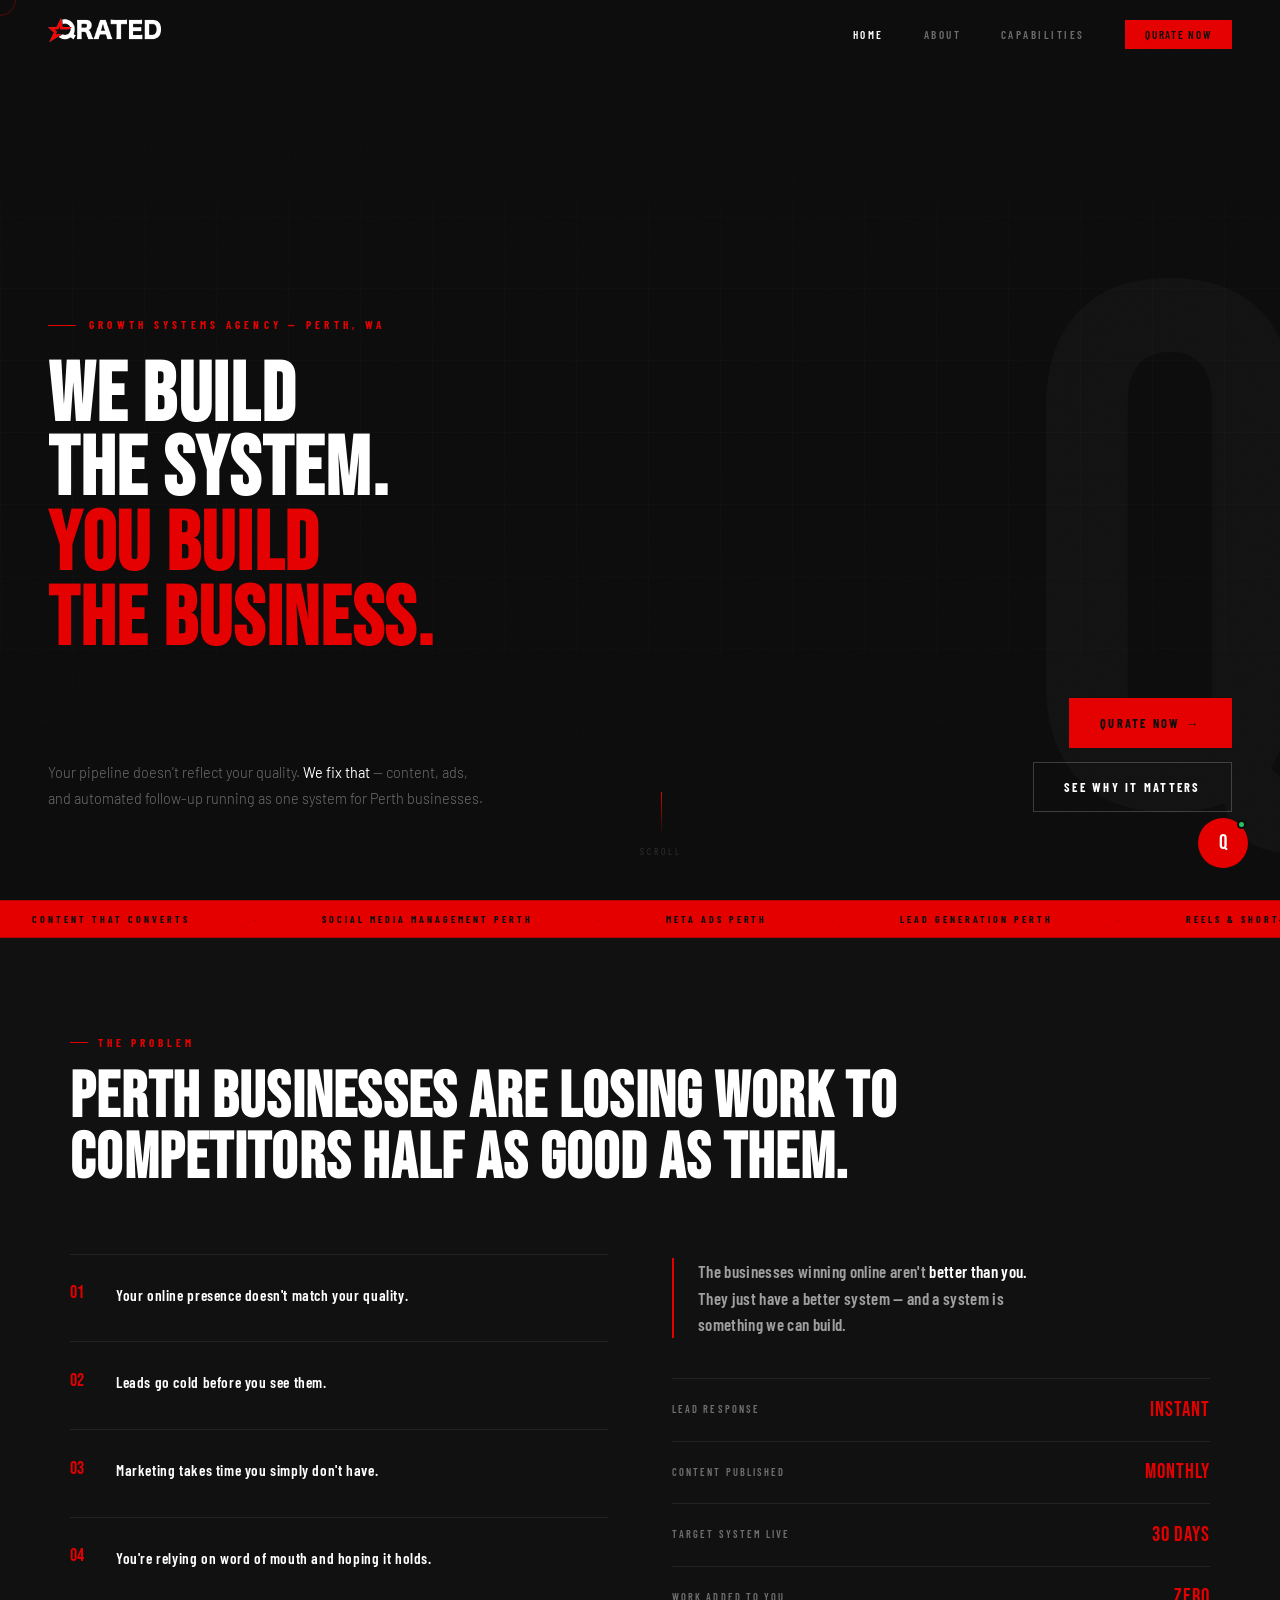
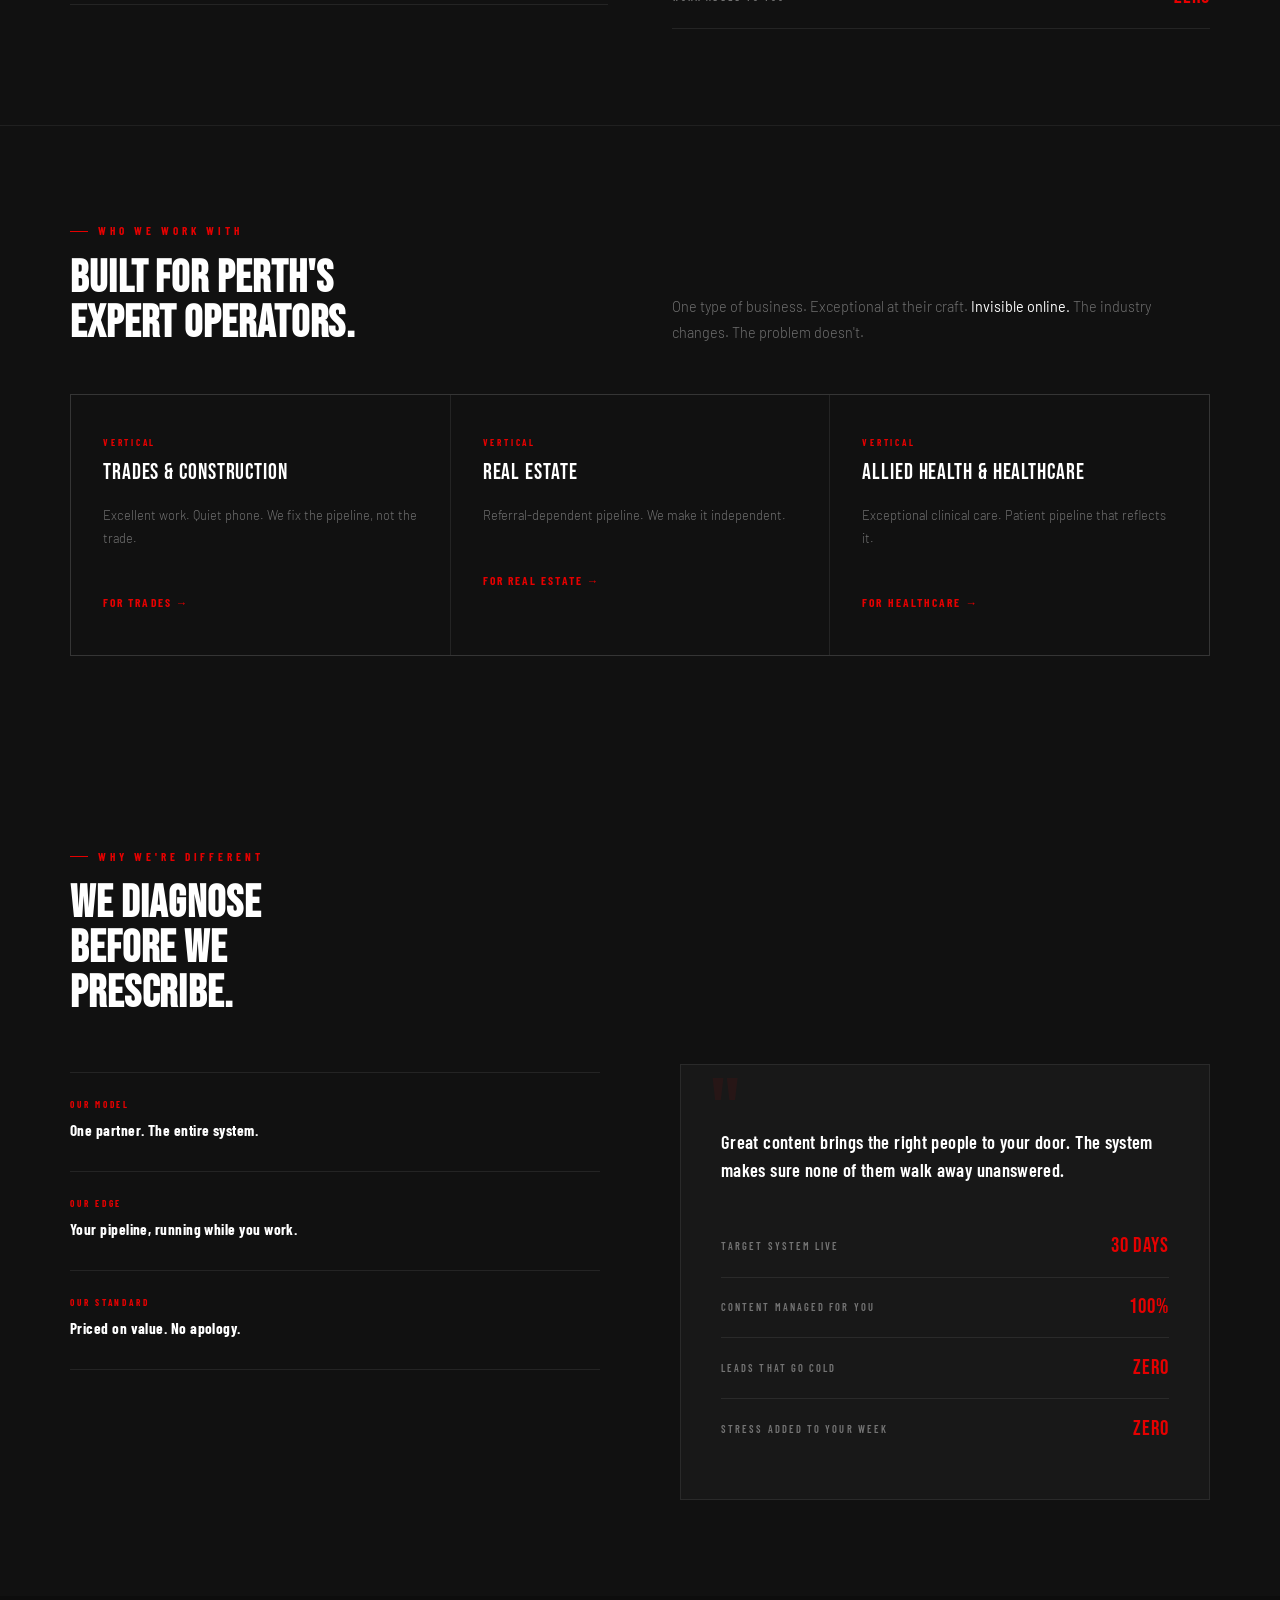
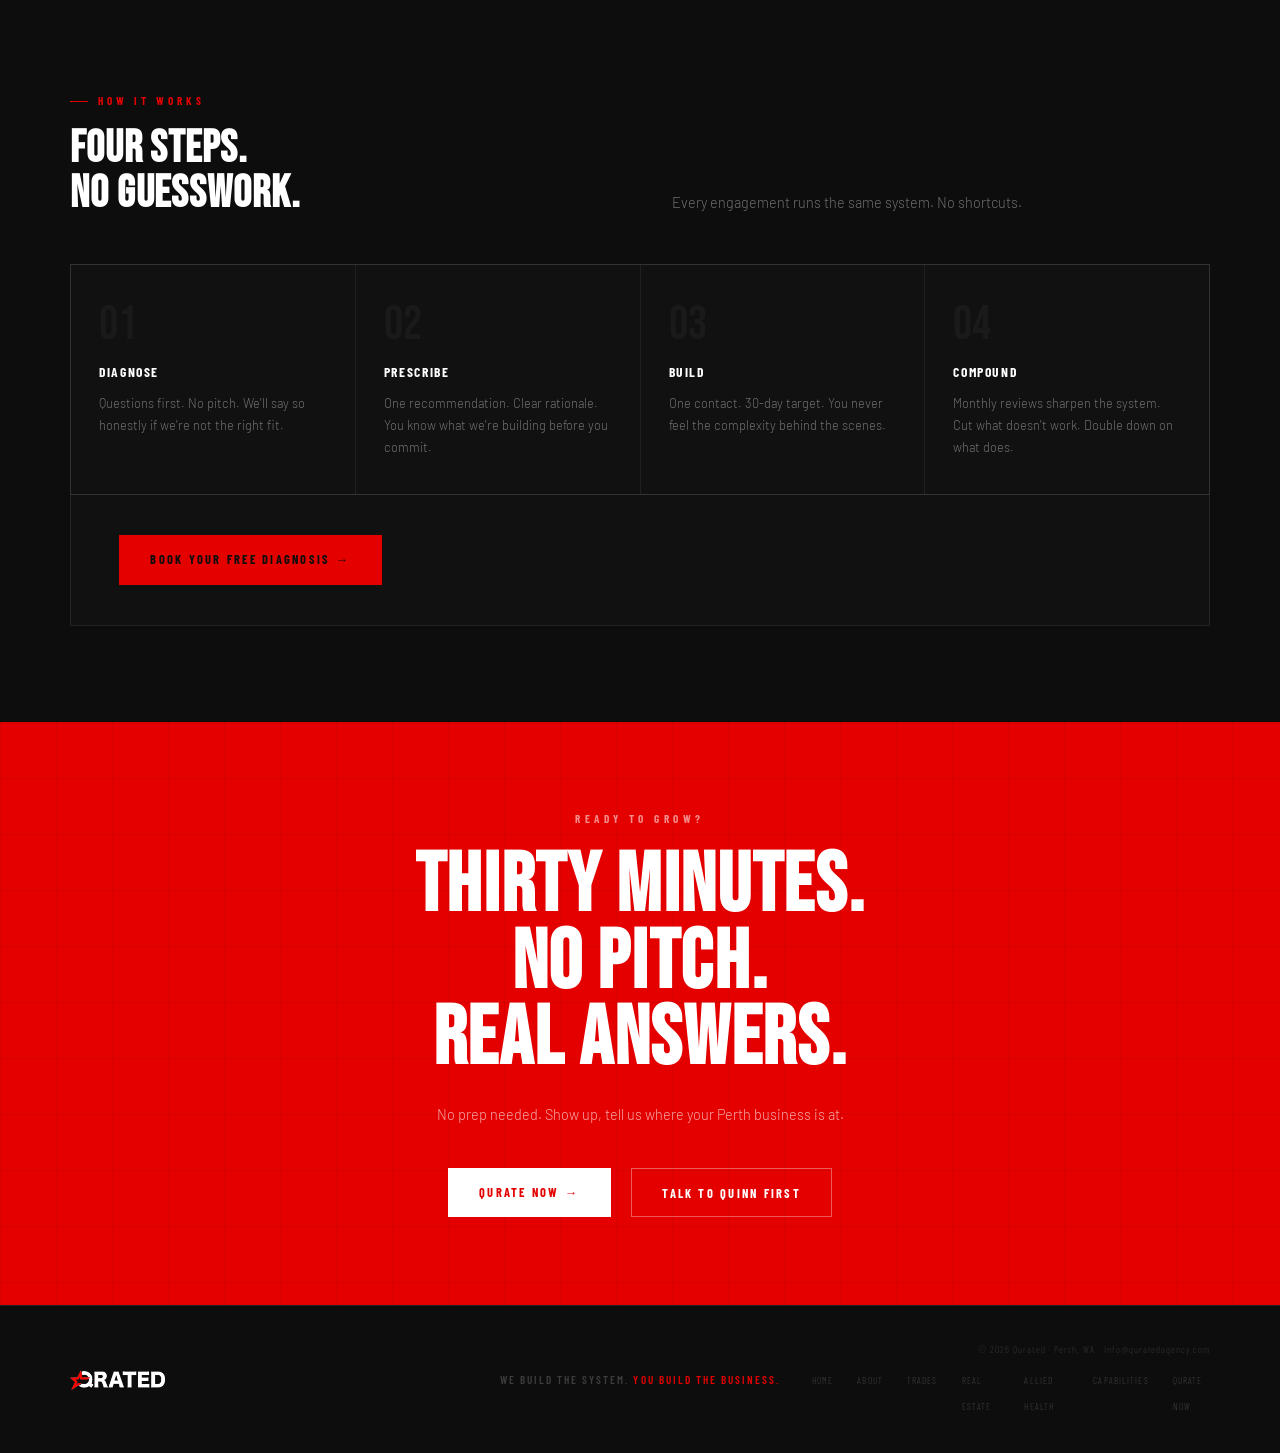
<file: index.html>
<!DOCTYPE html>
<html lang="en">
<head>
<meta charset="UTF-8"/>
<meta name="viewport" content="width=device-width, initial-scale=1.0"/>
<meta name="robots" content="index, follow"/>
<title>Lead Generation Agency Perth | Qurated — Growth Systems</title>
<meta name="description" content="Qurated builds lead generation systems for Perth businesses — website, AI automation, CRM, and content — so you stay focused on the work that pays."/>
<meta property="og:type" content="website"/>
<meta property="og:url" content="https://www.quratedagency.com/"/>
<meta property="og:title" content="Lead Generation Agency Perth | Qurated"/>
<meta property="og:description" content="We build the system. You build the business."/>
<meta property="og:image" content="https://www.quratedagency.com/og-image.png"/>
<meta name="twitter:card" content="summary_large_image"/>
<meta name="twitter:title" content="Lead Generation Agency Perth | Qurated"/>
<meta name="twitter:description" content="We build the system. You build the business."/>
<meta name="twitter:image" content="https://www.quratedagency.com/og-image.png"/>
<link rel="canonical" href="https://www.quratedagency.com/"/>
<link rel="icon" type="image/png" href="favicon.png"/>
<link rel="preconnect" href="https://fonts.googleapis.com"/>
<link rel="preconnect" href="https://fonts.gstatic.com" crossorigin/>
<link rel="preload" as="image" href="logo_long_white.png"/>
<link rel="preload" as="style" href="https://fonts.googleapis.com/css2?family=Bebas+Neue&family=Barlow:wght@300;400;500&family=Barlow+Condensed:wght@400;500;600;700&display=swap" onload="this.rel='stylesheet'"/><noscript><link rel="stylesheet" href="https://fonts.googleapis.com/css2?family=Bebas+Neue&family=Barlow:wght@300;400;500&family=Barlow+Condensed:wght@400;500;600;700&display=swap"/></noscript>
<link rel="stylesheet" href="style.css"/>
<script type="application/ld+json">{"@context":"https://schema.org","@type":["LocalBusiness","MarketingAgency"],"name":"Qurated","description":"Perth-based growth systems agency building lead generation systems — website, AI automation, CRM, and content.","url":"https://www.quratedagency.com","telephone":"+61456847420","email":"info@quratedagency.com","logo":"https://www.quratedagency.com/logo_long_white.png","address":{"@type":"PostalAddress","addressLocality":"Perth","addressRegion":"WA","addressCountry":"AU"},"areaServed":[{"@type":"City","name":"Perth"}],"sameAs":["https://www.instagram.com/quratedagency"]}</script>
</head>
<body>
<div class="cursor" id="cursor"></div>
<div class="cursor-ring" id="cursor-ring"></div>
<nav id="nav">
  <a href="/" class="nav-logo"><img src="logo_long_white.png" alt="Qurated" width="200" height="28"/></a>
  <ul class="nav-links">
    <li><a href="/" class="active">Home</a></li>
    <li><a href="/about">About</a></li>
    <li><a href="/capabilities">Capabilities</a></li>
    <li><a href="/contact" class="nav-cta">Qurate Now</a></li>
  </ul>
  <button class="hamburger" id="hamburger" aria-label="Menu"><span></span><span></span><span></span></button>
</nav>
<div class="mobile-menu" id="mobile-menu">
  <a href="/" onclick="closeMobile()">Home</a>
  <a href="/about" onclick="closeMobile()">About</a>
  <a href="/trades" onclick="closeMobile()">Trades</a>
  <a href="/real-estate" onclick="closeMobile()">Real Estate</a>
  <a href="/allied-health" onclick="closeMobile()">Allied Health</a>
  <a href="/capabilities" onclick="closeMobile()">Capabilities</a>
  <a href="/contact" class="m-cta" onclick="closeMobile()">Qurate Now →</a>
</div>
<section id="hero">
  <div class="hero-grid"></div>
  <div class="hero-q">Q</div>
  <div class="hero-content">
    <div class="hero-eye">Growth Systems Agency — Perth, WA</div>
    <h1 class="hero-hl">We Build<br>The System.<br><span class="r">You Build<br>The Business.</span></h1>
    <div class="hero-row">
      <p class="hero-sub">Your pipeline doesn't reflect your quality. <strong>We fix that</strong> — content, ads, and automated follow-up running as one system for Perth businesses.</p>
      <div class="hero-acts">
        <a href="/contact" class="btn btn-red">Qurate Now →</a>
        <a href="#problem" class="btn btn-ghost">See why it matters</a>
      </div>
    </div>
  </div>
  <div class="hero-scroll"><div class="scroll-line"></div><span class="scroll-txt">Scroll</span></div>
</section>
<div class="mq" aria-hidden="true"><div class="mq-track">
  <span class="mq-item">Content that converts</span><span class="mq-item mq-dot">·</span><span class="mq-item">Social media management Perth</span><span class="mq-item mq-dot">·</span><span class="mq-item">Meta ads Perth</span><span class="mq-item mq-dot">·</span><span class="mq-item">Lead generation Perth</span><span class="mq-item mq-dot">·</span><span class="mq-item">Reels & short-form video</span><span class="mq-item mq-dot">·</span><span class="mq-item">Growth systems</span><span class="mq-item mq-dot">·</span><span class="mq-item">AI-powered follow-up</span><span class="mq-item mq-dot">·</span><span class="mq-item">Website design Perth</span><span class="mq-item mq-dot">·</span><span class="mq-item">Content that converts</span><span class="mq-item mq-dot">·</span><span class="mq-item">Social media management Perth</span><span class="mq-item mq-dot">·</span><span class="mq-item">Meta ads Perth</span><span class="mq-item mq-dot">·</span><span class="mq-item">Lead generation Perth</span><span class="mq-item mq-dot">·</span><span class="mq-item">Reels & short-form video</span><span class="mq-item mq-dot">·</span><span class="mq-item">Growth systems</span><span class="mq-item mq-dot">·</span><span class="mq-item">AI-powered follow-up</span><span class="mq-item mq-dot">·</span><span class="mq-item">Website design Perth</span><span class="mq-item mq-dot">·</span>
</div></div>
<section id="problem" class="sec">
  <div class="inner">
    <div class="prob-headline-wrap reveal">
      <div class="ew">The problem</div>
      <h2 class="prob-headline">Perth businesses are losing work to competitors half as good as them.</h2>
    </div>
    <div class="prob-layout">
      <div class="prob-list reveal rd1">
        <div class="prob-item"><div class="p-n">01</div><div class="p-t"><strong>Your online presence doesn't match your quality.</strong></div></div>
        <div class="prob-item"><div class="p-n">02</div><div class="p-t"><strong>Leads go cold before you see them.</strong></div></div>
        <div class="prob-item"><div class="p-n">03</div><div class="p-t"><strong>Marketing takes time you simply don't have.</strong></div></div>
        <div class="prob-item"><div class="p-n">04</div><div class="p-t"><strong>You're relying on word of mouth and hoping it holds.</strong></div></div>
      </div>
      <div class="prob-aside reveal rd2">
        <p class="prob-statement">The businesses winning online aren't <em>better than you.</em> They just have a better system — and a system is something we can build.</p>
        <div class="prob-stats">
          <div class="pstat"><span class="pstat-lbl">Lead response</span><span class="pstat-val">Instant</span></div>
          <div class="pstat"><span class="pstat-lbl">Content published</span><span class="pstat-val">Monthly</span></div>
          <div class="pstat"><span class="pstat-lbl">Target system live</span><span class="pstat-val">30 Days</span></div>
          <div class="pstat"><span class="pstat-lbl">Work added to you</span><span class="pstat-val">Zero</span></div>
        </div>
      </div>
    </div>
  </div>
</section>
<div class="divider"></div>
<section class="sec" style="background:var(--s1);">
  <div class="inner">
    <div class="svc-hdr reveal">
      <div>
        <div class="ew">Who we work with</div>
        <h2 class="sh">Built for Perth's<br>expert operators.</h2>
      </div>
      <p class="sb">One type of business. Exceptional at their craft. <strong>Invisible online.</strong> The industry changes. The problem doesn't.</p>
    </div>
    <div class="svc-grid">
      <div class="svc-card reveal">
        <div class="svc-tag">Vertical</div>
        <div class="svc-name">Trades & Construction</div>
        <p class="svc-desc">Excellent work. Quiet phone. We fix the pipeline, not the trade.</p>
        <a href="/trades" class="svc-link">For trades →</a>
      </div>
      <div class="svc-card reveal rd1">
        <div class="svc-tag">Vertical</div>
        <div class="svc-name">Real Estate</div>
        <p class="svc-desc">Referral-dependent pipeline. We make it independent.</p>
        <a href="/real-estate" class="svc-link">For real estate →</a>
      </div>
      <div class="svc-card reveal rd2">
        <div class="svc-tag">Vertical</div>
        <div class="svc-name">Allied Health & Healthcare</div>
        <p class="svc-desc">Exceptional clinical care. Patient pipeline that reflects it.</p>
        <a href="/allied-health" class="svc-link">For healthcare →</a>
      </div>
    </div>
  </div>
</section>
<section id="why" class="sec">
  <div class="inner">
    <div class="svc-hdr reveal">
      <div>
        <div class="ew">Why we're different</div>
        <h2 class="sh">We diagnose<br>before we<br>prescribe.</h2>
      </div>
      <div></div>
    </div>
    <div class="why-layout">
      <div class="why-pts">
        <div class="why-pt reveal">
          <div class="why-lbl">Our model</div>
          <div class="why-title">One partner. The entire system.</div>
        </div>
        <div class="why-pt reveal rd1">
          <div class="why-lbl">Our edge</div>
          <div class="why-title">Your pipeline, running while you work.</div>
        </div>
        <div class="why-pt reveal rd2">
          <div class="why-lbl">Our standard</div>
          <div class="why-title">Priced on value. No apology.</div>
        </div>
      </div>
      <div class="why-box reveal rd1">
        <p class="why-quote">Great content brings the right people to your door. The system makes sure none of them walk away unanswered.</p>
        <div class="why-stats">
          <div class="wstat"><span class="wstat-lbl">Target system live</span><span class="wstat-val">30 Days</span></div>
          <div class="wstat"><span class="wstat-lbl">Content managed for you</span><span class="wstat-val">100%</span></div>
          <div class="wstat"><span class="wstat-lbl">Leads that go cold</span><span class="wstat-val">Zero</span></div>
          <div class="wstat"><span class="wstat-lbl">Stress added to your week</span><span class="wstat-val">Zero</span></div>
        </div>
      </div>
    </div>
  </div>
</section>
<section id="process" class="sec">
  <div class="inner">
    <div class="proc-hdr reveal">
      <div>
        <div class="ew">How it works</div>
        <h2 class="sh">Four steps.<br>No guesswork.</h2>
      </div>
      <p class="sb">Every engagement runs the same system. No shortcuts.</p>
    </div>
    <div class="proc-steps">
      <div class="proc-step reveal"><div class="proc-n">01</div><div class="proc-title">Diagnose</div><p class="proc-desc">Questions first. No pitch. We'll say so honestly if we're not the right fit.</p></div>
      <div class="proc-step reveal rd1"><div class="proc-n">02</div><div class="proc-title">Prescribe</div><p class="proc-desc">One recommendation. Clear rationale. You know what we're building before you commit.</p></div>
      <div class="proc-step reveal rd2"><div class="proc-n">03</div><div class="proc-title">Build</div><p class="proc-desc">One contact. 30-day target. You never feel the complexity behind the scenes.</p></div>
      <div class="proc-step reveal rd3"><div class="proc-n">04</div><div class="proc-title">Compound</div><p class="proc-desc">Monthly reviews sharpen the system. Cut what doesn't work. Double down on what does.</p></div>
    </div>
    <div class="proc-cta reveal">
      <a href="/contact" class="btn btn-red">Book Your Free Diagnosis →</a>
    </div>
  </div>
</section>
<section id="cta-band">
  <div class="cta-grid"></div>
  <div class="cta-inner">
    <div class="cta-eye">Ready to grow?</div>
    <h2 class="cta-hl">Thirty minutes.<br>No pitch.<br>Real answers.</h2>
    <p class="cta-sub">No prep needed. Show up, tell us where your Perth business is at.</p>
    <div class="cta-acts">
      <a href="/contact" class="btn btn-white">Qurate Now →</a>
      <button class="btn btn-ghost-w" onclick="openQuinn()">Talk to Quinn first</button>
    </div>
  </div>
</section>
<footer>
  <div class="footer-inner">
    <a href="/" class="footer-logo"><img src="logo_long_white.png" alt="Qurated" width="180" height="24"/></a>
    <p class="footer-tag">We build the system. <em>You build the business.</em></p>
    <div>
      <p class="footer-copy">© 2026 Qurated · Perth, WA · <a href="mailto:info@quratedagency.com">info@quratedagency.com</a></p>
      <ul class="footer-links">
        <li><a href="/">Home</a></li>
        <li><a href="/about">About</a></li>
        <li><a href="/trades">Trades</a></li>
        <li><a href="/real-estate">Real Estate</a></li>
        <li><a href="/allied-health">Allied Health</a></li>
        <li><a href="/capabilities">Capabilities</a></li>
        <li><a href="/contact">Qurate Now</a></li>
      </ul>
    </div>
  </div>
</footer>
<script>const QUINN_PAGE='home';</script>
<div class="quinn-bubble" id="quinn-bubble">
  <div class="q-proactive" id="q-proactive" onclick="openQuinn()">Not sure if we're the right fit? Ask Quinn →</div>
  <div class="q-panel" id="q-panel">
    <div class="q-hd"><div class="q-av">Q</div><div><div class="q-nm">Quinn</div><div class="q-st">Online now · Qurated AI</div></div></div>
    <div class="q-msgs" id="q-msgs"><div class="q-typing" id="q-typing"><span></span><span></span><span></span></div></div>
    <div class="q-chips hidden" id="q-chips"></div>
    <div class="q-input-row"><input class="q-input" id="q-input" type="text" placeholder="Or type a message..." autocomplete="off"/><button class="q-send" id="q-send" aria-label="Send">→</button></div>
  </div>
  <button class="q-toggle" id="q-toggle" aria-label="Chat with Quinn"><span class="q-toggle-q">Q</span><span class="q-badge"></span></button>
</div>
<script src="main.js" defer></script>
<script src="quinn-widget.js" defer></script>
</body>
</html>
</file>
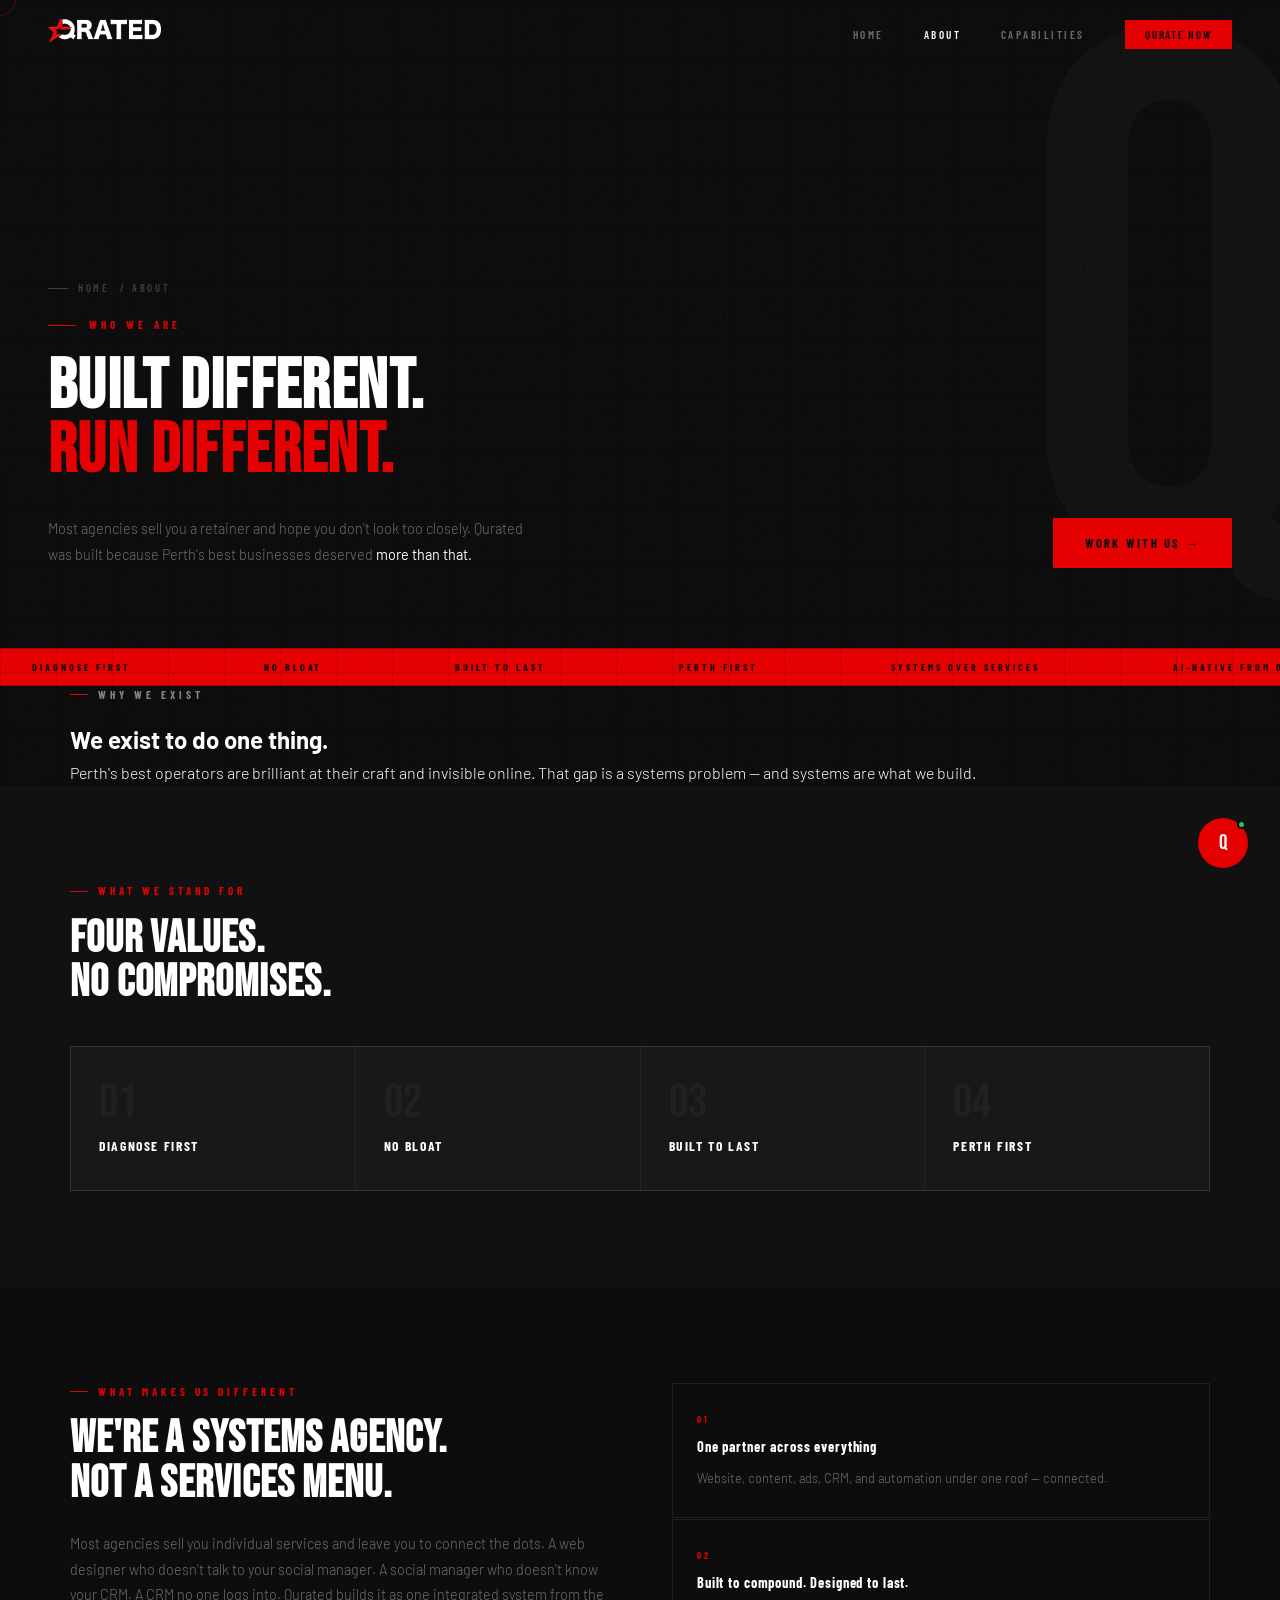
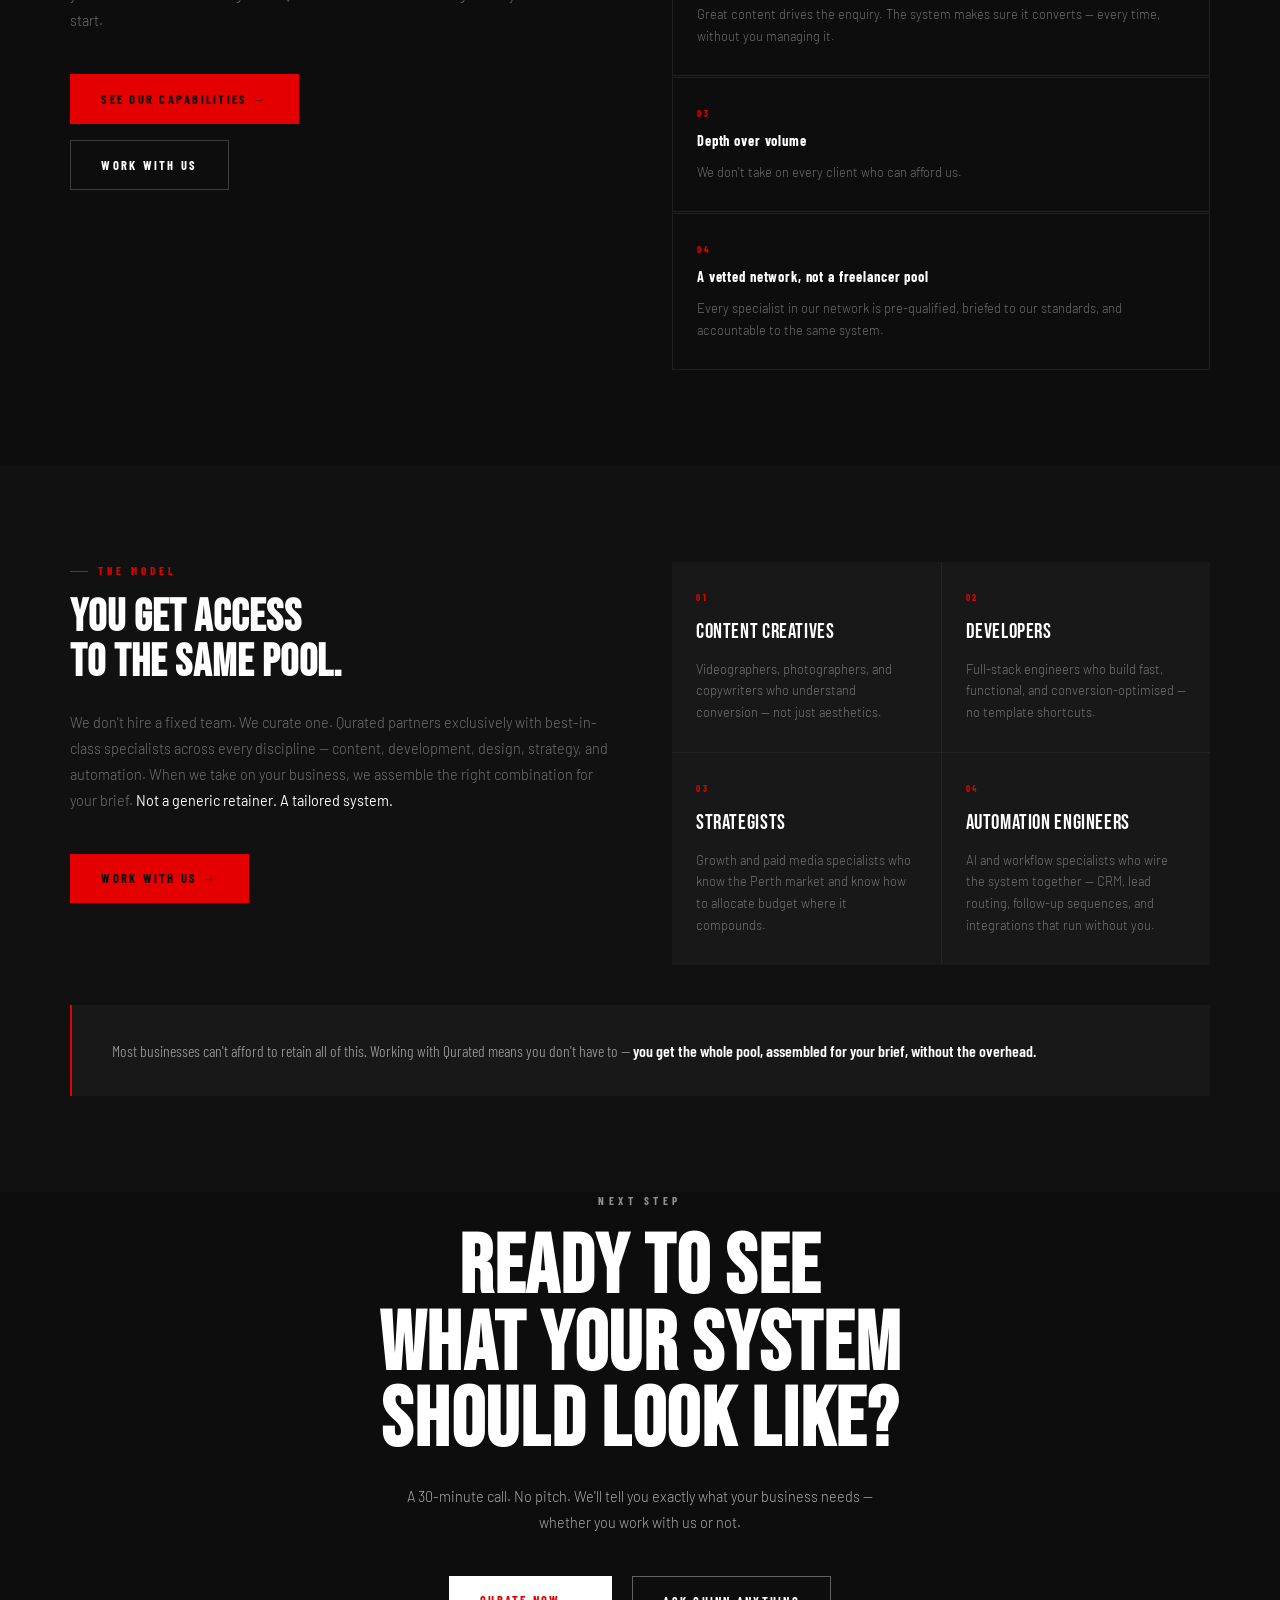
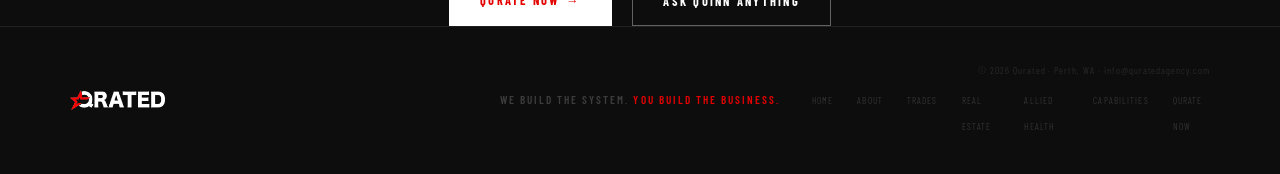
<file: about.html>
<!DOCTYPE html>
<html lang="en">
<head>
<meta charset="UTF-8"/>
<meta name="viewport" content="width=device-width, initial-scale=1.0"/>
<meta name="robots" content="index, follow"/>
<title>About Qurated | Growth Systems Agency Perth</title>
<meta name="description" content="Qurated was built because Perth's best operators deserved more than a retainer and a hope. Meet the team building growth systems that actually compound."/>
<meta property="og:title" content="About Qurated | Growth Systems Agency Perth"/>
<meta property="og:description" content="Built different. Run different. Perth's growth systems agency."/>
<meta property="og:image" content="https://www.quratedagency.com/og-image.png"/>
<link rel="canonical" href="https://www.quratedagency.com/about"/>
<link rel="icon" type="image/png" href="favicon.png"/>
<link rel="preconnect" href="https://fonts.googleapis.com"/>
<link rel="preconnect" href="https://fonts.gstatic.com" crossorigin/>
<link rel="preload" as="image" href="logo_long_white.png"/>
<link rel="preload" as="style" href="https://fonts.googleapis.com/css2?family=Bebas+Neue&family=Barlow:wght@300;400;500&family=Barlow+Condensed:wght@400;500;600;700&display=swap" onload="this.rel='stylesheet'"/><noscript><link rel="stylesheet" href="https://fonts.googleapis.com/css2?family=Bebas+Neue&family=Barlow:wght@300;400;500&family=Barlow+Condensed:wght@400;500;600;700&display=swap"/></noscript>
<link rel="stylesheet" href="style.css"/>

</head>
<body>
<div class="cursor" id="cursor"></div>
<div class="cursor-ring" id="cursor-ring"></div>

<nav id="nav">
  <a href="/" class="nav-logo"><img src="logo_long_white.png" alt="Qurated" width="200" height="28"/></a>
  <ul class="nav-links">
    <li><a href="/">Home</a></li>
    <li><a href="/about" class="active">About</a></li>
    <li><a href="/capabilities">Capabilities</a></li>
    <li><a href="/contact" class="nav-cta">Qurate Now</a></li>
  </ul>
  <button class="hamburger" id="hamburger" aria-label="Menu"><span></span><span></span><span></span></button>
</nav>
<div class="mobile-menu" id="mobile-menu">
  <a href="/" onclick="closeMobile()">Home</a>
  <a href="/about" onclick="closeMobile()">About</a>
  <a href="/trades" onclick="closeMobile()">Trades</a>
  <a href="/real-estate" onclick="closeMobile()">Real Estate</a>
  <a href="/allied-health" onclick="closeMobile()">Allied Health</a>
  <a href="/capabilities" onclick="closeMobile()">Capabilities</a>
  <a href="/contact" class="m-cta" onclick="closeMobile()">Qurate Now →</a>
</div>

<!-- HERO -->
<section class="about-hero">
  <div class="hero-grid"></div>
  <div class="about-big">Q</div>
  <div class="vhero-content">
    <div class="vhero-crumb"><a href="/">Home</a> / About</div>
    <div class="vhero-eye">Who we are</div>
    <h1 class="vhero-hl">Built Different.<br><span class="r">Run Different.</span></h1>
    <div class="vhero-row">
      <p class="vhero-sub">Most agencies sell you a retainer and hope you don't look too closely. Qurated was built because Perth's best businesses deserved <strong>more than that.</strong></p>
      <div class="vhero-acts">
        <a href="/contact" class="btn btn-red">Work with us →</a>
      </div>
    </div>
  </div>
</section>

<div class="mq" aria-hidden="true"><div class="mq-track">
  <span class="mq-item">Diagnose first</span><span class="mq-item mq-dot">·</span>
  <span class="mq-item">No bloat</span><span class="mq-item mq-dot">·</span>
  <span class="mq-item">Built to last</span><span class="mq-item mq-dot">·</span>
  <span class="mq-item">Perth first</span><span class="mq-item mq-dot">·</span>
  <span class="mq-item">Systems over services</span><span class="mq-item mq-dot">·</span>
  <span class="mq-item">AI-native from day one</span><span class="mq-item mq-dot">·</span>
  <span class="mq-item">One partner, everything</span><span class="mq-item mq-dot">·</span>
  <span class="mq-item">Diagnose first</span><span class="mq-item mq-dot">·</span>
  <span class="mq-item">No bloat</span><span class="mq-item mq-dot">·</span>
  <span class="mq-item">Built to last</span><span class="mq-item mq-dot">·</span>
  <span class="mq-item">Perth first</span><span class="mq-item mq-dot">·</span>
  <span class="mq-item">Systems over services</span><span class="mq-item mq-dot">·</span>
  <span class="mq-item">AI-native from day one</span><span class="mq-item mq-dot">·</span>
  <span class="mq-item">One partner, everything</span><span class="mq-item mq-dot">·</span>
</div></div>

<!-- MISSION -->
<section class="about-mission">
  <div class="cta-grid"></div>
  <div class="inner">
    <div class="mission-inner">
      <div class="ew" style="color:rgba(255,255,255,.5);">Why we exist</div>
      <h2 class="mission-hl">We exist to do one thing.</h2>
      <p class="mission-body">Perth's best operators are brilliant at their craft and invisible online. That gap is a systems problem — and systems are what we build.</p>
    </div>
  </div>
</section>

<!-- VALUES -->
<section class="sec" style="background:var(--s1);">
  <div class="inner">
    <div class="reveal">
      <div class="ew">What we stand for</div>
      <h2 class="sh">Four values.<br>No compromises.</h2>
    </div>
    <div class="values-grid">
      <div class="val-card reveal">
        <div class="val-n">01</div>
        <div class="val-title">Diagnose First</div>
        
      </div>
      <div class="val-card reveal rd1">
        <div class="val-n">02</div>
        <div class="val-title">No Bloat</div>
        
      </div>
      <div class="val-card reveal rd2">
        <div class="val-n">03</div>
        <div class="val-title">Built to Last</div>
        
      </div>
      <div class="val-card reveal rd3">
        <div class="val-n">04</div>
        <div class="val-title">Perth First</div>
        
      </div>
    </div>
  </div>
</section>

<!-- HOW WE'RE DIFFERENT -->
<section class="sec" style="background:var(--black);">
  <div class="inner">
    <div class="prob-layout">
      <div class="reveal">
        <div class="ew">What makes us different</div>
        <h2 class="sh" style="margin-bottom:1.5rem;">We're a systems agency.<br>Not a services menu.</h2>
        <p class="sb" style="max-width:100%;">Most agencies sell you individual services and leave you to connect the dots. A web designer who doesn't talk to your social manager. A social manager who doesn't know your CRM. A CRM no one logs into. Qurated builds it as one integrated system from the start.</p>
        <div style="margin-top:2.5rem;display:flex;flex-direction:column;gap:1rem;">
          <a href="/capabilities" class="btn btn-red" style="align-self:flex-start;">See our capabilities →</a>
          <a href="/contact" class="btn btn-ghost" style="align-self:flex-start;">Work with us</a>
        </div>
      </div>
      <div class="diff-grid" style="grid-template-columns:1fr;margin-top:0;border:none;background:none;gap:0;">
        <div class="diff-card reveal" style="border:1px solid var(--w08);margin-bottom:1px;">
          <div class="diff-icon">01</div>
          <div class="diff-title">One partner across everything</div>
          <p class="diff-body">Website, content, ads, CRM, and automation under one roof — connected.</p>
        </div>
        <div class="diff-card reveal rd1" style="border:1px solid var(--w08);margin-bottom:1px;">
          <div class="diff-icon">02</div>
          <div class="diff-title">Built to compound. Designed to last.</div>
          <p class="diff-body">Great content drives the enquiry. The system makes sure it converts — every time, without you managing it.</p>
        </div>
        <div class="diff-card reveal rd2" style="border:1px solid var(--w08);margin-bottom:1px;">
          <div class="diff-icon">03</div>
          <div class="diff-title">Depth over volume</div>
          <p class="diff-body">We don't take on every client who can afford us.</p>
        </div>
        <div class="diff-card reveal rd3" style="border:1px solid var(--w08);">
          <div class="diff-icon">04</div>
          <div class="diff-title">A vetted network, not a freelancer pool</div>
          <p class="diff-body">Every specialist in our network is pre-qualified, briefed to our standards, and accountable to the same system.</p>
        </div>
      </div>
    </div>
  </div>
</section>

<!-- THE MODEL -->
<section class="sec" style="background:var(--s1);">
  <div class="inner">
    <div class="prob-layout">
      <div class="reveal">
        <div class="ew">The model</div>
        <h2 class="sh">You get access<br>to the same pool.</h2>
        <p class="sb" style="margin-top:1.5rem;max-width:100%;">We don't hire a fixed team. We curate one. Qurated partners exclusively with best-in-class specialists across every discipline — content, development, design, strategy, and automation. When we take on your business, we assemble the right combination for your brief. <strong>Not a generic retainer. A tailored system.</strong></p>
        <div style="margin-top:2.5rem;display:flex;flex-direction:column;gap:1rem;">
          <a href="/contact" class="btn btn-red" style="align-self:flex-start;">Work with us →</a>
        </div>
      </div>
      <div class="pool-grid reveal rd1">
        <div class="pool-card">
          <div class="pool-icon">01</div>
          <div class="pool-title">Content Creatives</div>
          <p class="pool-body">Videographers, photographers, and copywriters who understand conversion — not just aesthetics.</p>
        </div>
        <div class="pool-card">
          <div class="pool-icon">02</div>
          <div class="pool-title">Developers</div>
          <p class="pool-body">Full-stack engineers who build fast, functional, and conversion-optimised — no template shortcuts.</p>
        </div>
        <div class="pool-card">
          <div class="pool-icon">03</div>
          <div class="pool-title">Strategists</div>
          <p class="pool-body">Growth and paid media specialists who know the Perth market and know how to allocate budget where it compounds.</p>
        </div>
        <div class="pool-card">
          <div class="pool-icon">04</div>
          <div class="pool-title">Automation Engineers</div>
          <p class="pool-body">AI and workflow specialists who wire the system together — CRM, lead routing, follow-up sequences, and integrations that run without you.</p>
        </div>
      </div>
    </div>
    <div class="pool-statement reveal">
      <p>Most businesses can't afford to retain all of this. Working with Qurated means you don't have to — <strong>you get the whole pool, assembled for your brief, without the overhead.</strong></p>
    </div>
  </div>
</section>

<!-- CTA -->
<section class="cta-band">
  <div class="cta-grid"></div>
  <div class="cta-inner">
    <div class="cta-eye">Next step</div>
    <h2 class="cta-hl">Ready to see<br>what your system<br>should look like?</h2>
    <p class="cta-sub">A 30-minute call. No pitch. We'll tell you exactly what your business needs — whether you work with us or not.</p>
    <div class="cta-acts">
      <a href="/contact" class="btn btn-white">Qurate Now →</a>
      <button class="btn btn-ghost-w" onclick="openQuinn()">Ask Quinn anything</button>
    </div>
  </div>
</section>

<footer>
  <div class="footer-inner">
    <a href="/" class="footer-logo"><img src="logo_long_white.png" alt="Qurated" width="180" height="24"/></a>
    <p class="footer-tag">We build the system. <em>You build the business.</em></p>
    <div>
      <p class="footer-copy">© 2026 Qurated · Perth, WA · <a href="mailto:info@quratedagency.com">info@quratedagency.com</a></p>
      <ul class="footer-links">
        <li><a href="/">Home</a></li>
        <li><a href="/about">About</a></li>
        <li><a href="/trades">Trades</a></li>
        <li><a href="/real-estate">Real Estate</a></li>
        <li><a href="/allied-health">Allied Health</a></li>
        <li><a href="/capabilities">Capabilities</a></li>
        <li><a href="/contact">Qurate Now</a></li>
      </ul>
    </div>
  </div>
</footer>

<script>const QUINN_PAGE='about';</script>
<div class="quinn-bubble" id="quinn-bubble">
  <div class="q-proactive" id="q-proactive" onclick="openQuinn()">Curious about how we work? Ask Quinn →</div>
  <div class="q-panel" id="q-panel">
    <div class="q-hd"><div class="q-av">Q</div><div><div class="q-nm">Quinn</div><div class="q-st">Online now · Qurated AI</div></div></div>
    <div class="q-msgs" id="q-msgs"><div class="q-typing" id="q-typing"><span></span><span></span><span></span></div></div>
    <div class="q-chips hidden" id="q-chips"></div>
    <div class="q-input-row"><input class="q-input" id="q-input" type="text" placeholder="Or type a message..." autocomplete="off"/><button class="q-send" id="q-send" aria-label="Send">→</button></div>
  </div>
  <button class="q-toggle" id="q-toggle" aria-label="Chat with Quinn"><span class="q-toggle-q">Q</span><span class="q-badge"></span></button>
</div>


<script src="main.js" defer></script>
<script src="quinn-widget.js" defer></script>
</body>
</html>
</file>
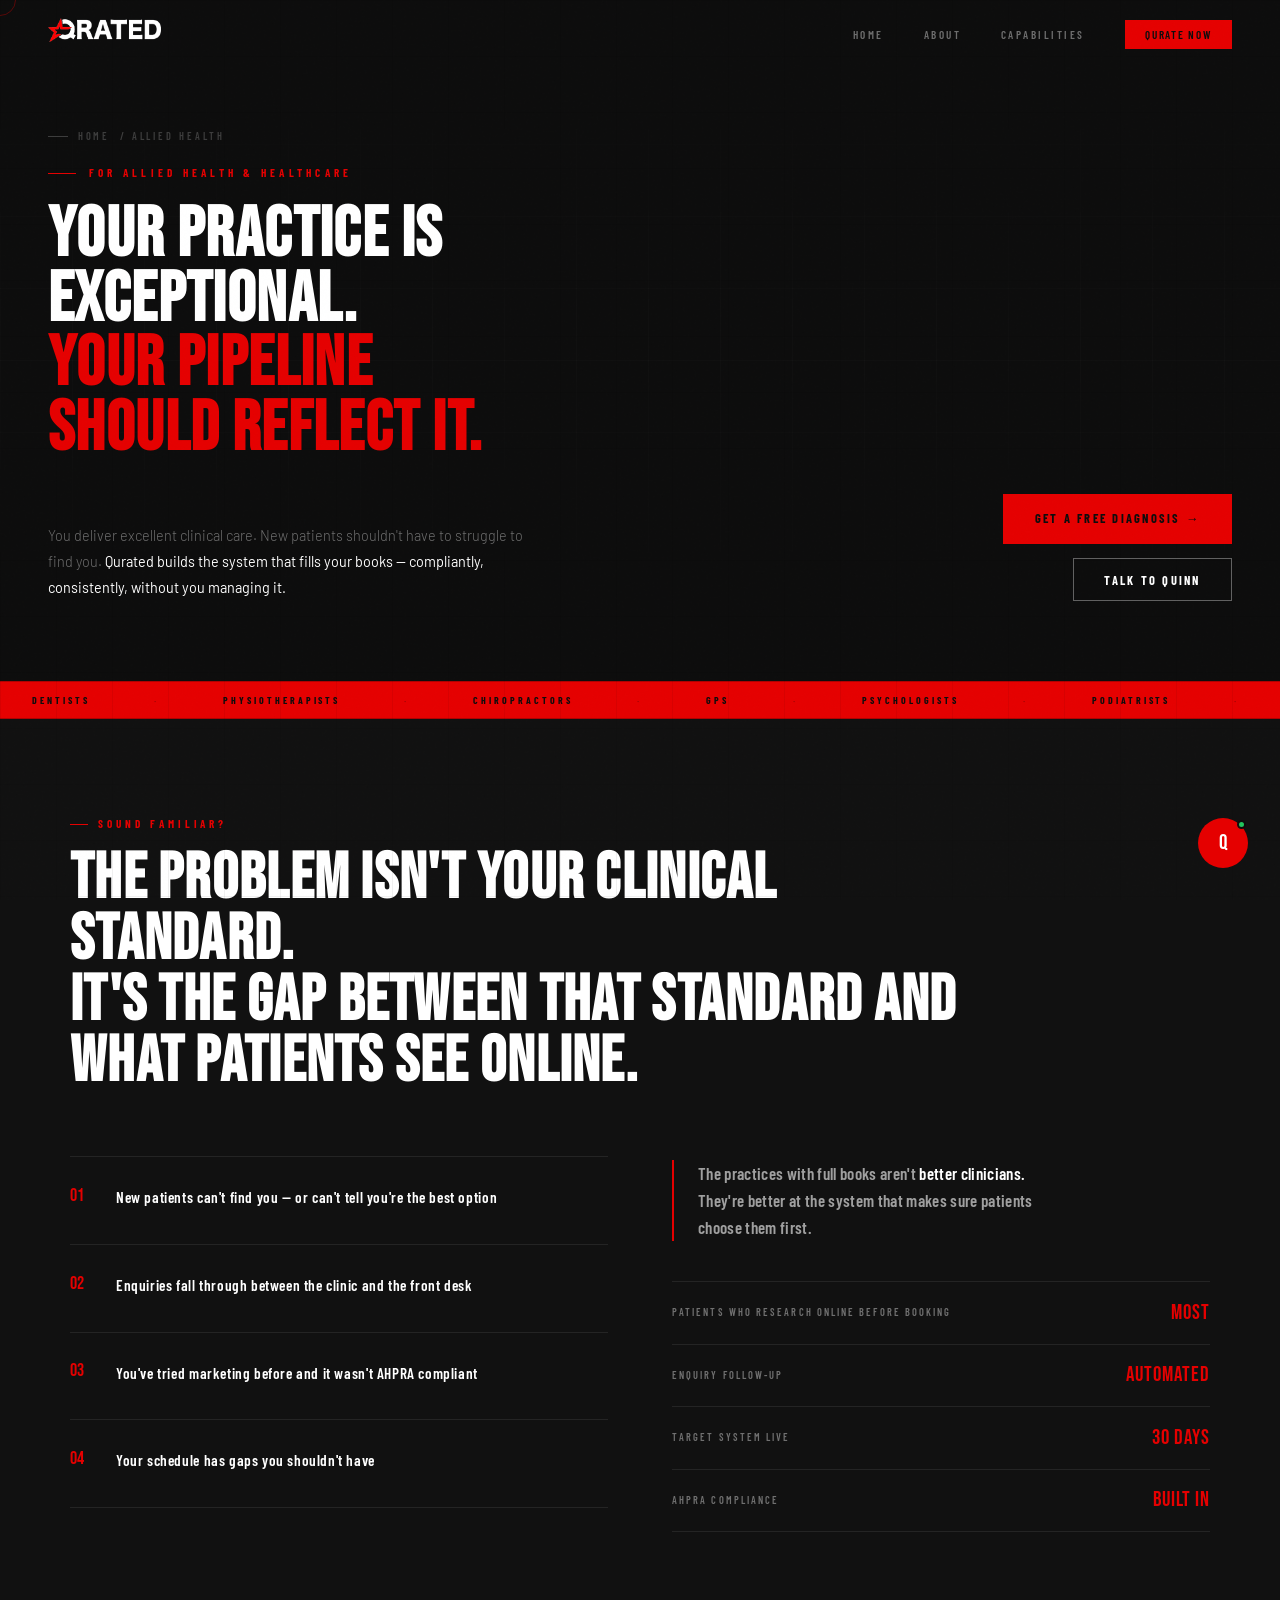
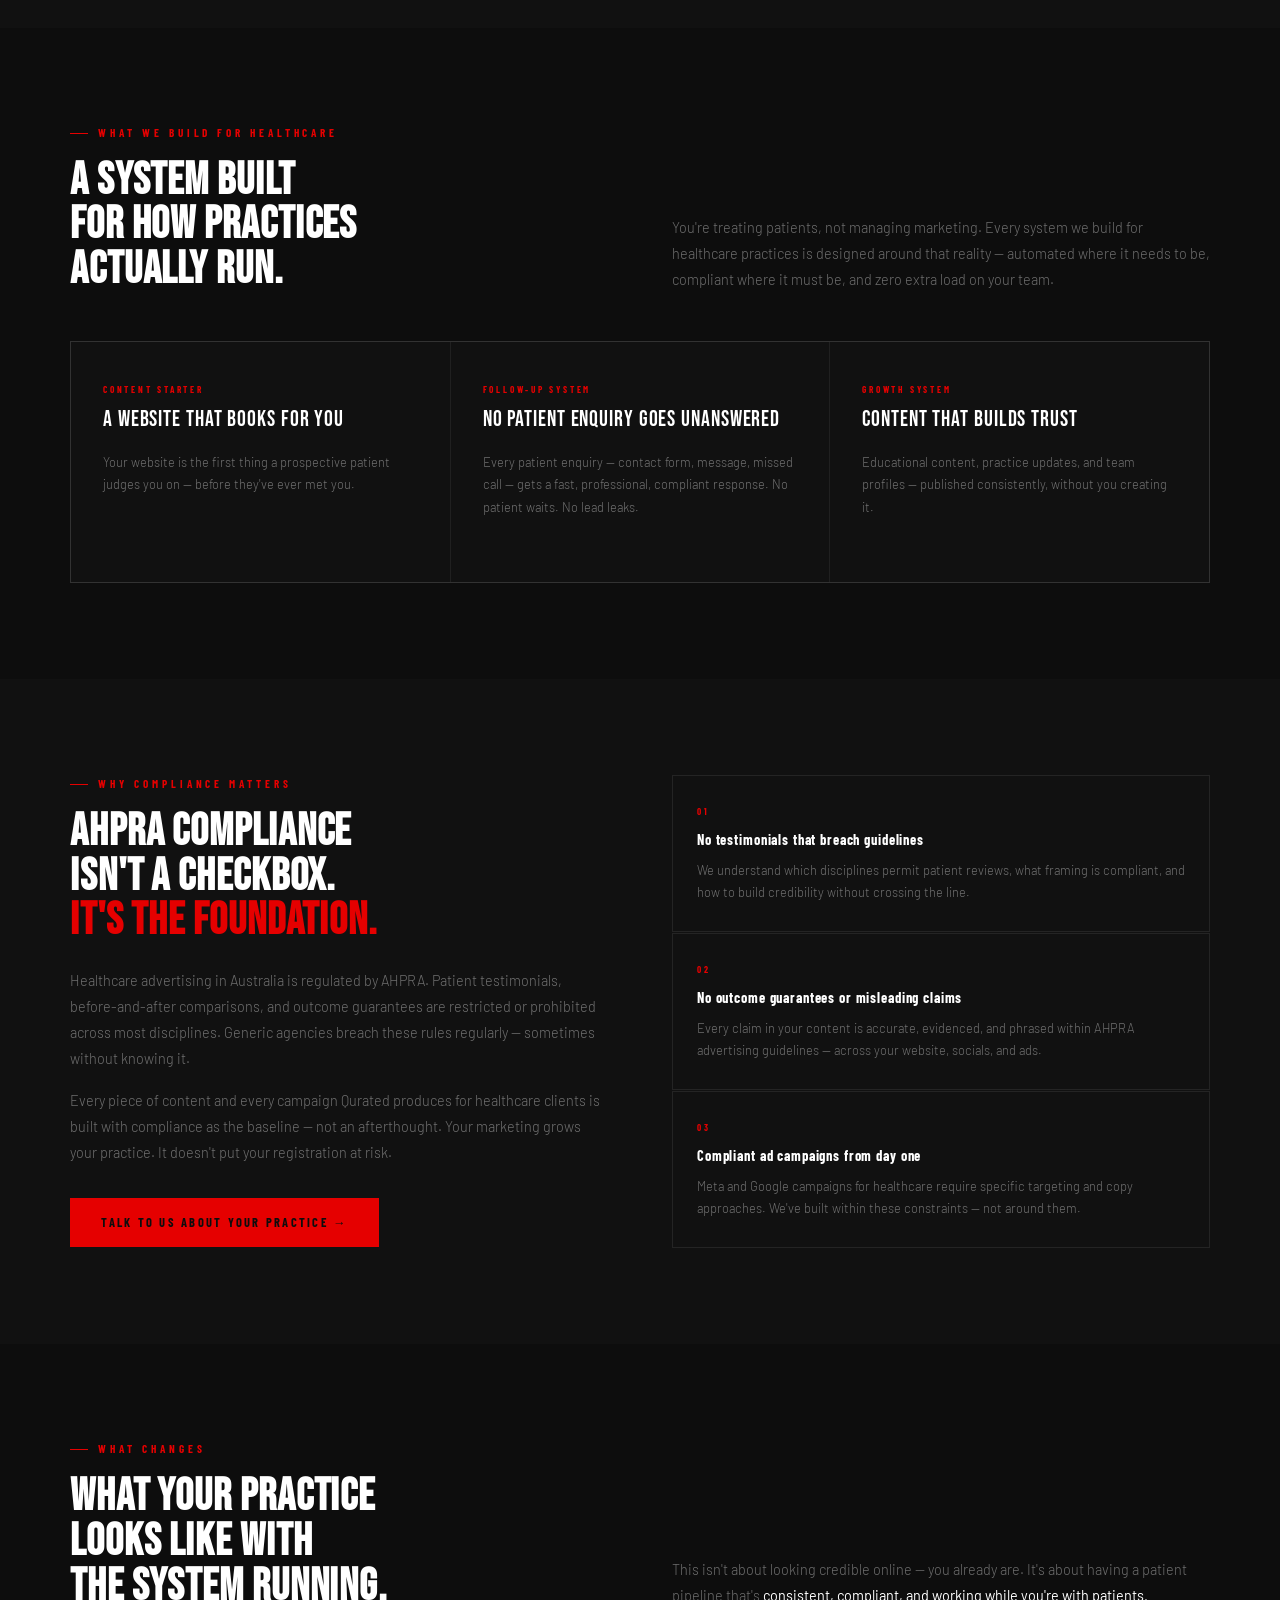
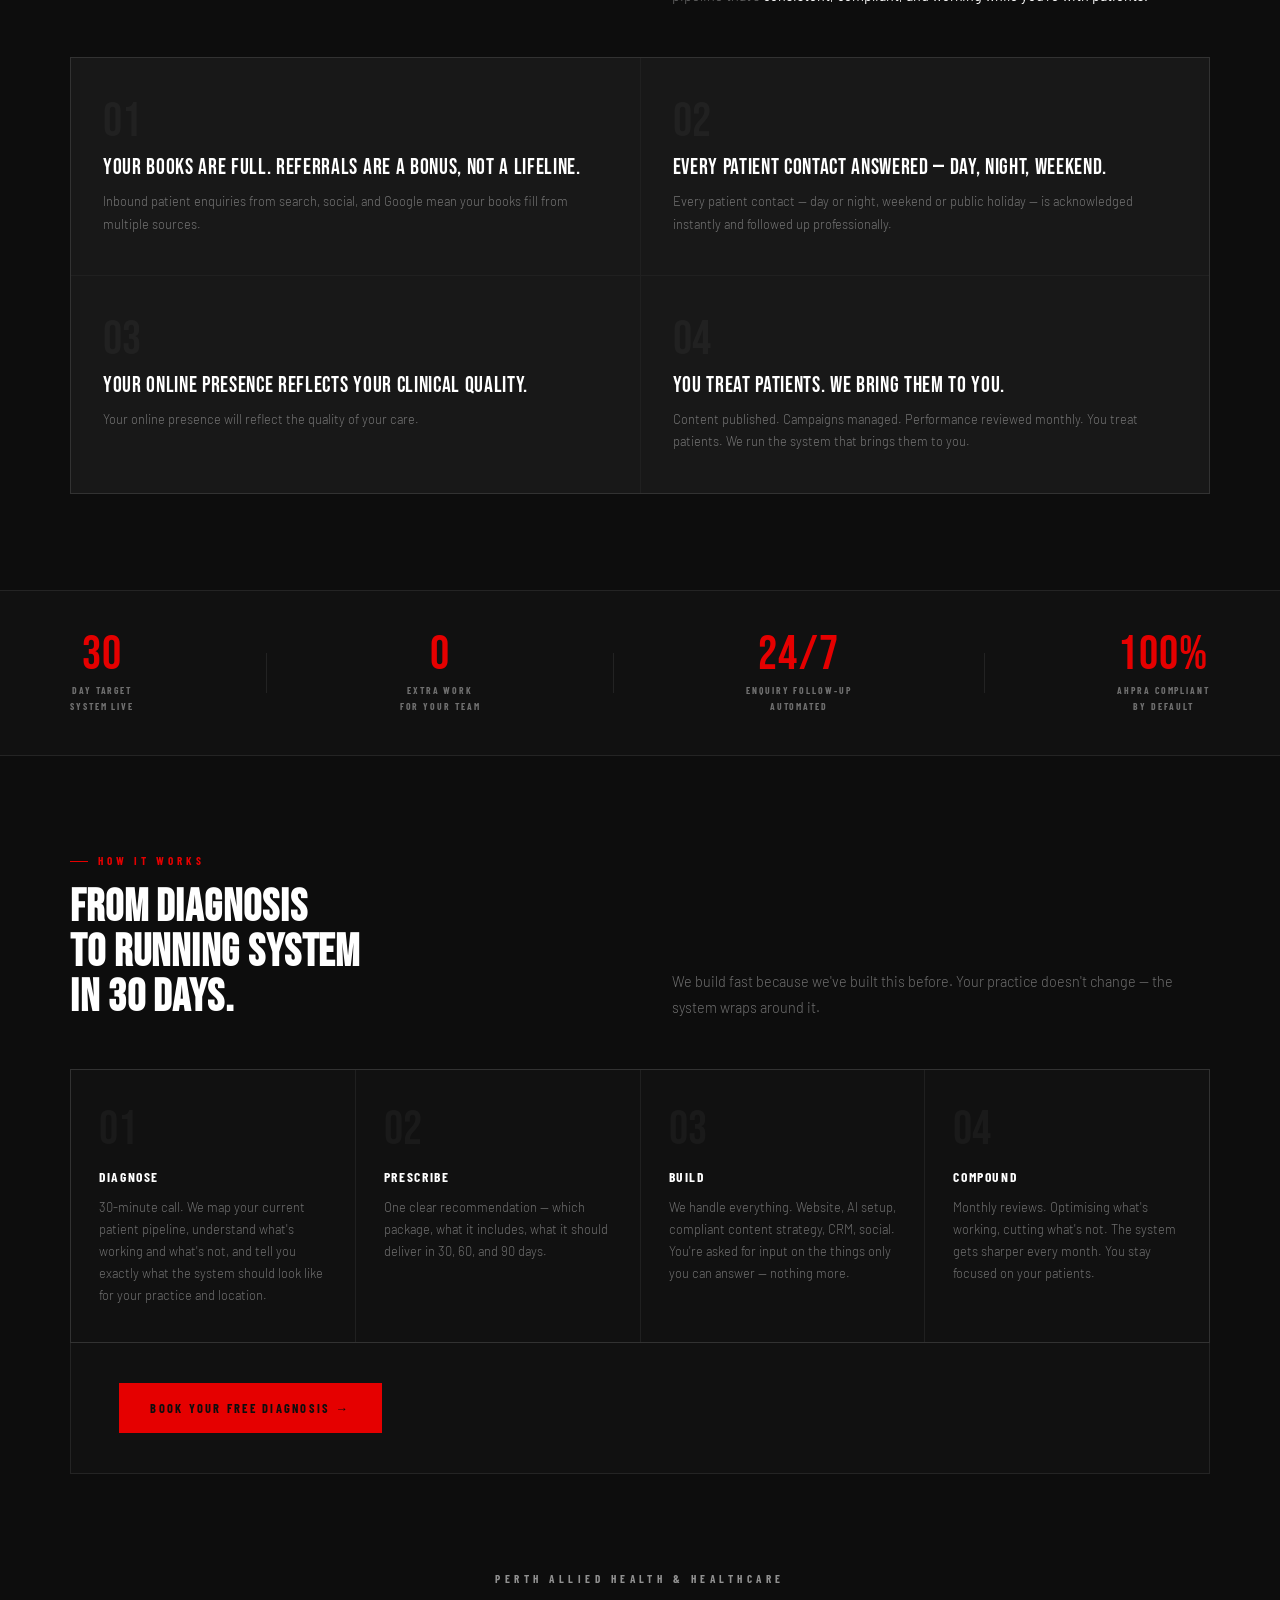
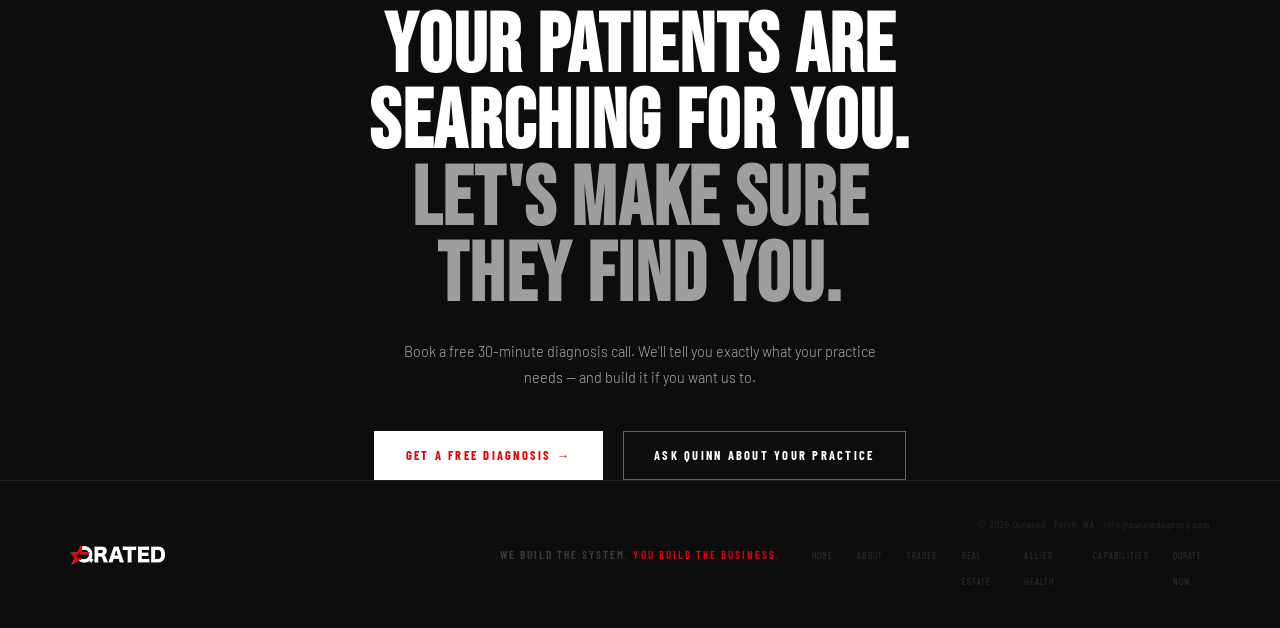
<file: allied-health.html>
<!DOCTYPE html>
<html lang="en">
<head>
<meta charset="UTF-8"/>
<meta name="viewport" content="width=device-width, initial-scale=1.0"/>
<meta name="robots" content="index, follow"/>
<title>Allied Health & Healthcare Marketing Perth | Qurated</title>
<meta name="description" content="Perth's best healthcare practices do exceptional clinical work with an online presence that doesn't reflect it. Qurated builds the patient pipeline — website, AI follow-up, and content — AHPRA compliant."/>
<meta property="og:title" content="Allied Health & Healthcare Marketing Perth | Qurated"/>
<meta property="og:description" content="Your practice is excellent. Your patient pipeline should reflect it."/>
<meta property="og:image" content="https://www.quratedagency.com/og-image.png"/>
<link rel="canonical" href="https://www.quratedagency.com/allied-health"/>
<link rel="icon" type="image/png" href="favicon.png"/>
<link rel="preconnect" href="https://fonts.googleapis.com"/>
<link rel="preconnect" href="https://fonts.gstatic.com" crossorigin/>
<link rel="preload" as="image" href="logo_long_white.png"/>
<link rel="preload" as="style" href="https://fonts.googleapis.com/css2?family=Bebas+Neue&family=Barlow:wght@300;400;500&family=Barlow+Condensed:wght@400;500;600;700&display=swap" onload="this.rel='stylesheet'"/><noscript><link rel="stylesheet" href="https://fonts.googleapis.com/css2?family=Bebas+Neue&family=Barlow:wght@300;400;500&family=Barlow+Condensed:wght@400;500;600;700&display=swap"/></noscript>
<link rel="stylesheet" href="style.css"/>

<script type="application/ld+json">{
  "@context":"https://schema.org",
  "@type":"Service",
  "name":"Allied Health & Healthcare Marketing Perth",
  "provider":{"@type":"LocalBusiness","name":"Qurated","url":"https://www.quratedagency.com"},
  "description":"Patient pipeline and growth systems for Perth allied health and healthcare practices — website, AI automation, CRM, and AHPRA-compliant content.",
  "areaServed":{"@type":"City","name":"Perth"}
}</script>
</head>
<body>
<div class="cursor" id="cursor"></div>
<div class="cursor-ring" id="cursor-ring"></div>

<nav id="nav">
  <a href="/" class="nav-logo"><img src="logo_long_white.png" alt="Qurated" width="200" height="28"/></a>
  <ul class="nav-links">
    <li><a href="/">Home</a></li>
    <li><a href="/about">About</a></li>
    <li><a href="/capabilities">Capabilities</a></li>
    <li><a href="/contact" class="nav-cta">Qurate Now</a></li>
  </ul>
  <button class="hamburger" id="hamburger" aria-label="Menu"><span></span><span></span><span></span></button>
</nav>
<div class="mobile-menu" id="mobile-menu">
  <a href="/" onclick="closeMobile()">Home</a>
  <a href="/about" onclick="closeMobile()">About</a>
  <a href="/trades" onclick="closeMobile()">Trades</a>
  <a href="/real-estate" onclick="closeMobile()">Real Estate</a>
  <a href="/allied-health" onclick="closeMobile()">Allied Health</a>
  <a href="/capabilities" onclick="closeMobile()">Capabilities</a>
  <a href="/contact" class="m-cta" onclick="closeMobile()">Qurate Now →</a>
</div>

<!-- HERO -->
<section class="vhero">
  <div class="hero-grid"></div>
  <div class="vhero-content">
    <div class="vhero-crumb"><a href="/">Home</a> / Allied Health</div>
    <div class="vhero-eye">For Allied Health & Healthcare</div>
    <h1 class="vhero-hl">Your Practice Is<br>Exceptional.<br><span class="r">Your Pipeline<br>Should Reflect It.</span></h1>
    <div class="vhero-row">
      <p class="vhero-sub">You deliver excellent clinical care. New patients shouldn't have to struggle to find you. <strong>Qurated builds the system that fills your books — compliantly, consistently, without you managing it.</strong></p>
      <div class="vhero-acts">
        <a href="/contact" class="btn btn-red">Get a Free Diagnosis →</a>
        <button class="btn btn-ghost-w" onclick="openQuinn()">Talk to Quinn</button>
      </div>
    </div>
  </div>
</section>

<div class="mq" aria-hidden="true"><div class="mq-track">
  <span class="mq-item">Dentists</span><span class="mq-item mq-dot">·</span>
  <span class="mq-item">Physiotherapists</span><span class="mq-item mq-dot">·</span>
  <span class="mq-item">Chiropractors</span><span class="mq-item mq-dot">·</span>
  <span class="mq-item">GPs</span><span class="mq-item mq-dot">·</span>
  <span class="mq-item">Psychologists</span><span class="mq-item mq-dot">·</span>
  <span class="mq-item">Podiatrists</span><span class="mq-item mq-dot">·</span>
  <span class="mq-item">Osteopaths</span><span class="mq-item mq-dot">·</span>
  <span class="mq-item">Occupational Therapists</span><span class="mq-item mq-dot">·</span>
  <span class="mq-item">Dentists</span><span class="mq-item mq-dot">·</span>
  <span class="mq-item">Physiotherapists</span><span class="mq-item mq-dot">·</span>
  <span class="mq-item">Chiropractors</span><span class="mq-item mq-dot">·</span>
  <span class="mq-item">GPs</span><span class="mq-item mq-dot">·</span>
  <span class="mq-item">Psychologists</span><span class="mq-item mq-dot">·</span>
  <span class="mq-item">Podiatrists</span><span class="mq-item mq-dot">·</span>
  <span class="mq-item">Osteopaths</span><span class="mq-item mq-dot">·</span>
  <span class="mq-item">Occupational Therapists</span><span class="mq-item mq-dot">·</span>
</div></div>

<!-- PAIN POINTS -->
<section class="prob-sec sec">
  <div class="inner">
    <div class="prob-headline-wrap reveal">
      <div class="ew">Sound familiar?</div>
      <h2 class="prob-headline">The problem isn't your clinical standard.<br>It's the gap between that standard and what patients see online.</h2>
    </div>
    <div class="prob-layout">
      <div class="prob-list reveal rd1">
        <div class="prob-item"><div class="p-n">01</div><div class="p-t"><strong>New patients can't find you — or can't tell you're the best option</strong></div></div>
        <div class="prob-item"><div class="p-n">02</div><div class="p-t"><strong>Enquiries fall through between the clinic and the front desk</strong></div></div>
        <div class="prob-item"><div class="p-n">03</div><div class="p-t"><strong>You've tried marketing before and it wasn't AHPRA compliant</strong></div></div>
        <div class="prob-item"><div class="p-n">04</div><div class="p-t"><strong>Your schedule has gaps you shouldn't have</strong></div></div>
      </div>
      <div class="prob-aside reveal rd2">
        <p class="prob-statement">The practices with full books aren't <em>better clinicians.</em> They're better at the system that makes sure patients choose them first.</p>
        <div class="prob-stats">
          <div class="pstat"><span class="pstat-lbl">Patients who research online before booking</span><span class="pstat-val">Most</span></div>
          <div class="pstat"><span class="pstat-lbl">Enquiry follow-up</span><span class="pstat-val">Automated</span></div>
          <div class="pstat"><span class="pstat-lbl">Target system live</span><span class="pstat-val">30 Days</span></div>
          <div class="pstat"><span class="pstat-lbl">AHPRA compliance</span><span class="pstat-val">Built in</span></div>
        </div>
      </div>
    </div>
  </div>
</section>

<!-- WHAT WE BUILD -->
<section class="svc-sec sec">
  <div class="inner">
    <div class="svc-hdr reveal">
      <div>
        <div class="ew">What we build for healthcare</div>
        <h2 class="sh">A system built<br>for how practices<br>actually run.</h2>
      </div>
      <p class="sb">You're treating patients, not managing marketing. Every system we build for healthcare practices is designed around that reality — automated where it needs to be, compliant where it must be, and zero extra load on your team.</p>
    </div>
    <div class="svc-grid">
      <div class="svc-card reveal">
        <div class="svc-tag">Content Starter</div>
        <div class="svc-name">A Website That Books for You</div>
        <p class="svc-desc">Your website is the first thing a prospective patient judges you on — before they've ever met you.</p>
      </div>
      <div class="svc-card reveal rd1">
        <div class="svc-tag">Follow-up System</div>
        <div class="svc-name">No Patient Enquiry Goes Unanswered</div>
        <p class="svc-desc">Every patient enquiry — contact form, message, missed call — gets a fast, professional, compliant response. No patient waits. No lead leaks.</p>
      </div>
      <div class="svc-card reveal rd2">
        <div class="svc-tag">Growth System</div>
        <div class="svc-name">Content That Builds Trust</div>
        <p class="svc-desc">Educational content, practice updates, and team profiles — published consistently, without you creating it.</p>
      </div>
    </div>
  </div>
</section>

<!-- AHPRA CALLOUT -->
<section class="sec" style="background:var(--s1);">
  <div class="inner">
    <div class="prob-layout">
      <div class="reveal">
        <div class="ew">Why compliance matters</div>
        <h2 class="sh">AHPRA compliance<br>isn't a checkbox.<br><span class="r">It's the foundation.</span></h2>
        <p class="sb" style="max-width:100%;margin-top:1.5rem;">Healthcare advertising in Australia is regulated by AHPRA. Patient testimonials, before-and-after comparisons, and outcome guarantees are restricted or prohibited across most disciplines. Generic agencies breach these rules regularly — sometimes without knowing it.</p>
        <p class="sb" style="max-width:100%;margin-top:1rem;">Every piece of content and every campaign Qurated produces for healthcare clients is built with compliance as the baseline — not an afterthought. Your marketing grows your practice. It doesn't put your registration at risk.</p>
        <div style="margin-top:2rem;">
          <a href="/contact" class="btn btn-red">Talk to us about your practice →</a>
        </div>
      </div>
      <div class="diff-grid" style="grid-template-columns:1fr;margin-top:0;border:none;background:none;gap:0;">
        <div class="diff-card reveal" style="border:1px solid var(--w08);margin-bottom:1px;">
          <div class="diff-icon">01</div>
          <div class="diff-title">No testimonials that breach guidelines</div>
          <p class="diff-body">We understand which disciplines permit patient reviews, what framing is compliant, and how to build credibility without crossing the line.</p>
        </div>
        <div class="diff-card reveal rd1" style="border:1px solid var(--w08);margin-bottom:1px;">
          <div class="diff-icon">02</div>
          <div class="diff-title">No outcome guarantees or misleading claims</div>
          <p class="diff-body">Every claim in your content is accurate, evidenced, and phrased within AHPRA advertising guidelines — across your website, socials, and ads.</p>
        </div>
        <div class="diff-card reveal rd2" style="border:1px solid var(--w08);">
          <div class="diff-icon">03</div>
          <div class="diff-title">Compliant ad campaigns from day one</div>
          <p class="diff-body">Meta and Google campaigns for healthcare require specific targeting and copy approaches. We've built within these constraints — not around them.</p>
        </div>
      </div>
    </div>
  </div>
</section>

<!-- OUTCOMES -->
<section class="sec" style="background:var(--black);">
  <div class="inner">
    <div class="svc-hdr reveal">
      <div>
        <div class="ew">What changes</div>
        <h2 class="sh">What your practice<br>looks like with<br>the system running.</h2>
      </div>
      <p class="sb">This isn't about looking credible online — you already are. It's about having a patient pipeline that's <strong>consistent, compliant, and working while you're with patients.</strong></p>
    </div>
    <div class="outcome-grid">
      <div class="outcome-card reveal">
        <div class="outcome-icon">01</div>
        <div class="outcome-title">Your books are full. Referrals are a bonus, not a lifeline.</div>
        <p class="outcome-body">Inbound patient enquiries from search, social, and Google mean your books fill from multiple sources.</p>
      </div>
      <div class="outcome-card reveal rd1">
        <div class="outcome-icon">02</div>
        <div class="outcome-title">Every patient contact answered — day, night, weekend.</div>
        <p class="outcome-body">Every patient contact — day or night, weekend or public holiday — is acknowledged instantly and followed up professionally.</p>
      </div>
      <div class="outcome-card reveal rd2">
        <div class="outcome-icon">03</div>
        <div class="outcome-title">Your online presence reflects your clinical quality.</div>
        <p class="outcome-body">Your online presence will reflect the quality of your care.</p>
      </div>
      <div class="outcome-card reveal rd3">
        <div class="outcome-icon">04</div>
        <div class="outcome-title">You treat patients. We bring them to you.</div>
        <p class="outcome-body">Content published. Campaigns managed. Performance reviewed monthly. You treat patients. We run the system that brings them to you.</p>
      </div>
    </div>
  </div>
</section>

<!-- TRUST BAND -->
<div class="trust-band">
  <div class="trust-inner">
    <div class="trust-stat"><span class="trust-num">30</span><span class="trust-lbl">Day target<br>system live</span></div>
    <div class="trust-divider"></div>
    <div class="trust-stat"><span class="trust-num">0</span><span class="trust-lbl">Extra work<br>for your team</span></div>
    <div class="trust-divider"></div>
    <div class="trust-stat"><span class="trust-num">24/7</span><span class="trust-lbl">Enquiry follow-up<br>automated</span></div>
    <div class="trust-divider"></div>
    <div class="trust-stat"><span class="trust-num">100%</span><span class="trust-lbl">AHPRA compliant<br>by default</span></div>
  </div>
</div>

<!-- PROCESS -->
<section class="proc-sec sec">
  <div class="inner">
    <div class="proc-hdr reveal">
      <div>
        <div class="ew">How it works</div>
        <h2 class="sh">From diagnosis<br>to running system<br>in 30 days.</h2>
      </div>
      <p class="sb">We build fast because we've built this before. Your practice doesn't change — the system wraps around it.</p>
    </div>
    <div class="proc-steps">
      <div class="proc-step reveal"><div class="proc-n">01</div><div class="proc-title">Diagnose</div><p class="proc-desc">30-minute call. We map your current patient pipeline, understand what's working and what's not, and tell you exactly what the system should look like for your practice and location.</p></div>
      <div class="proc-step reveal rd1"><div class="proc-n">02</div><div class="proc-title">Prescribe</div><p class="proc-desc">One clear recommendation — which package, what it includes, what it should deliver in 30, 60, and 90 days.</p></div>
      <div class="proc-step reveal rd2"><div class="proc-n">03</div><div class="proc-title">Build</div><p class="proc-desc">We handle everything. Website, AI setup, compliant content strategy, CRM, social. You're asked for input on the things only you can answer — nothing more.</p></div>
      <div class="proc-step reveal rd3"><div class="proc-n">04</div><div class="proc-title">Compound</div><p class="proc-desc">Monthly reviews. Optimising what's working, cutting what's not. The system gets sharper every month. You stay focused on your patients.</p></div>
    </div>
    <div class="proc-cta reveal">
      <a href="/contact" class="btn btn-red">Book Your Free Diagnosis →</a>
    </div>
  </div>
</section>

<!-- CTA BAND -->
<section class="cta-band">
  <div class="cta-grid"></div>
  <div class="cta-inner">
    <div class="cta-eye">Perth allied health & healthcare</div>
    <h2 class="cta-hl">Your patients are<br>searching for you.<br><span style="color:var(--w60);">Let's make sure<br>they find you.</span></h2>
    <p class="cta-sub">Book a free 30-minute diagnosis call. We'll tell you exactly what your practice needs — and build it if you want us to.</p>
    <div class="cta-acts">
      <a href="/contact" class="btn btn-white">Get a Free Diagnosis →</a>
      <button class="btn btn-ghost-w" onclick="openQuinn()">Ask Quinn about your practice</button>
    </div>
  </div>
</section>

<footer>
  <div class="footer-inner">
    <a href="/" class="footer-logo"><img src="logo_long_white.png" alt="Qurated" width="180" height="24"/></a>
    <p class="footer-tag">We build the system. <em>You build the business.</em></p>
    <div>
      <p class="footer-copy">© 2026 Qurated · Perth, WA · <a href="mailto:info@quratedagency.com">info@quratedagency.com</a></p>
      <ul class="footer-links">
        <li><a href="/">Home</a></li>
        <li><a href="/about">About</a></li>
        <li><a href="/trades">Trades</a></li>
        <li><a href="/real-estate">Real Estate</a></li>
        <li><a href="/allied-health">Allied Health</a></li>
        <li><a href="/capabilities">Capabilities</a></li>
        <li><a href="/contact">Qurate Now</a></li>
      </ul>
    </div>
  </div>
</footer>

<script>const QUINN_PAGE='allied-health';</script>
<div class="quinn-bubble" id="quinn-bubble">
  <div class="q-proactive" id="q-proactive" onclick="openQuinn()">Want to know if we're the right fit for your practice? →</div>
  <div class="q-panel" id="q-panel">
    <div class="q-hd"><div class="q-av">Q</div><div><div class="q-nm">Quinn</div><div class="q-st">Online now · Qurated AI</div></div></div>
    <div class="q-msgs" id="q-msgs"><div class="q-typing" id="q-typing"><span></span><span></span><span></span></div></div>
    <div class="q-chips hidden" id="q-chips"></div>
    <div class="q-input-row"><input class="q-input" id="q-input" type="text" placeholder="Or type a message..." autocomplete="off"/><button class="q-send" id="q-send" aria-label="Send">→</button></div>
  </div>
  <button class="q-toggle" id="q-toggle" aria-label="Chat with Quinn"><span class="q-toggle-q">Q</span><span class="q-badge"></span></button>
</div>

<script src="main.js" defer></script>
<script src="quinn-widget.js" defer></script>
</body>
</html>
</file>
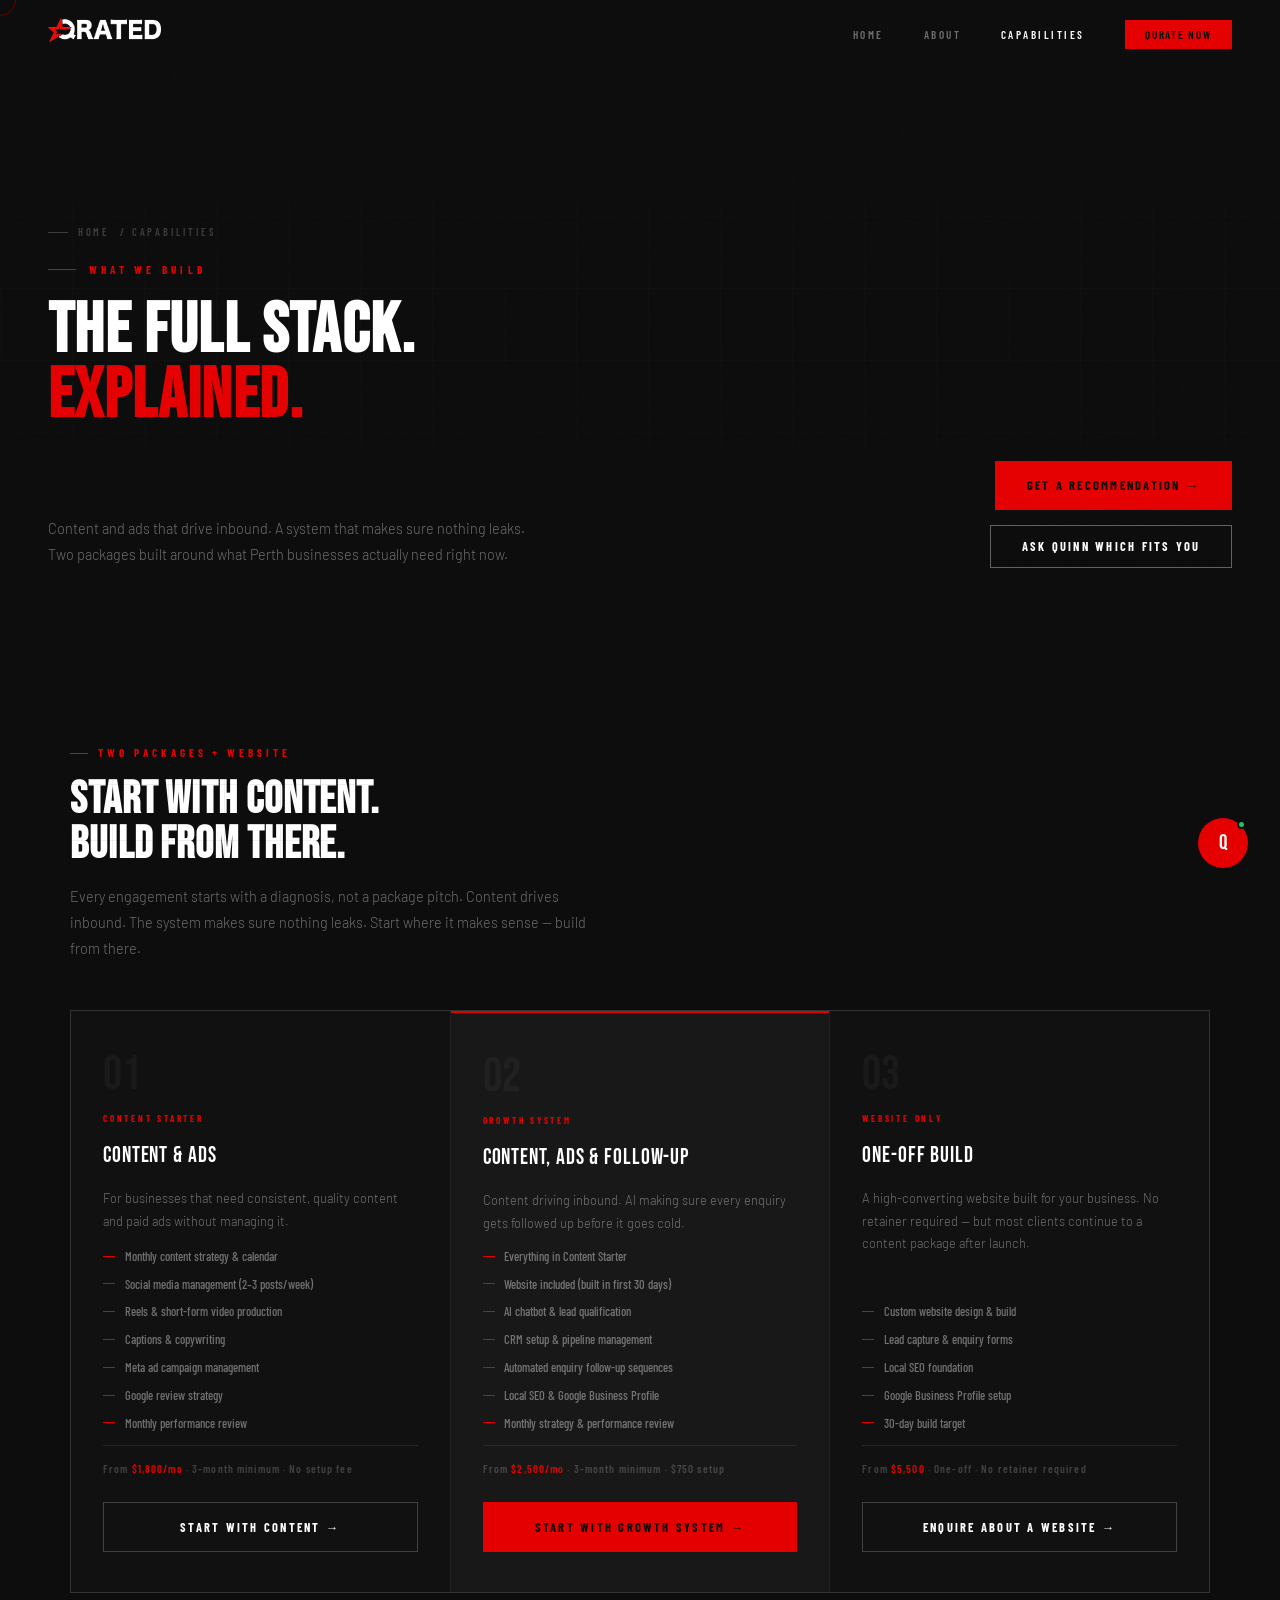
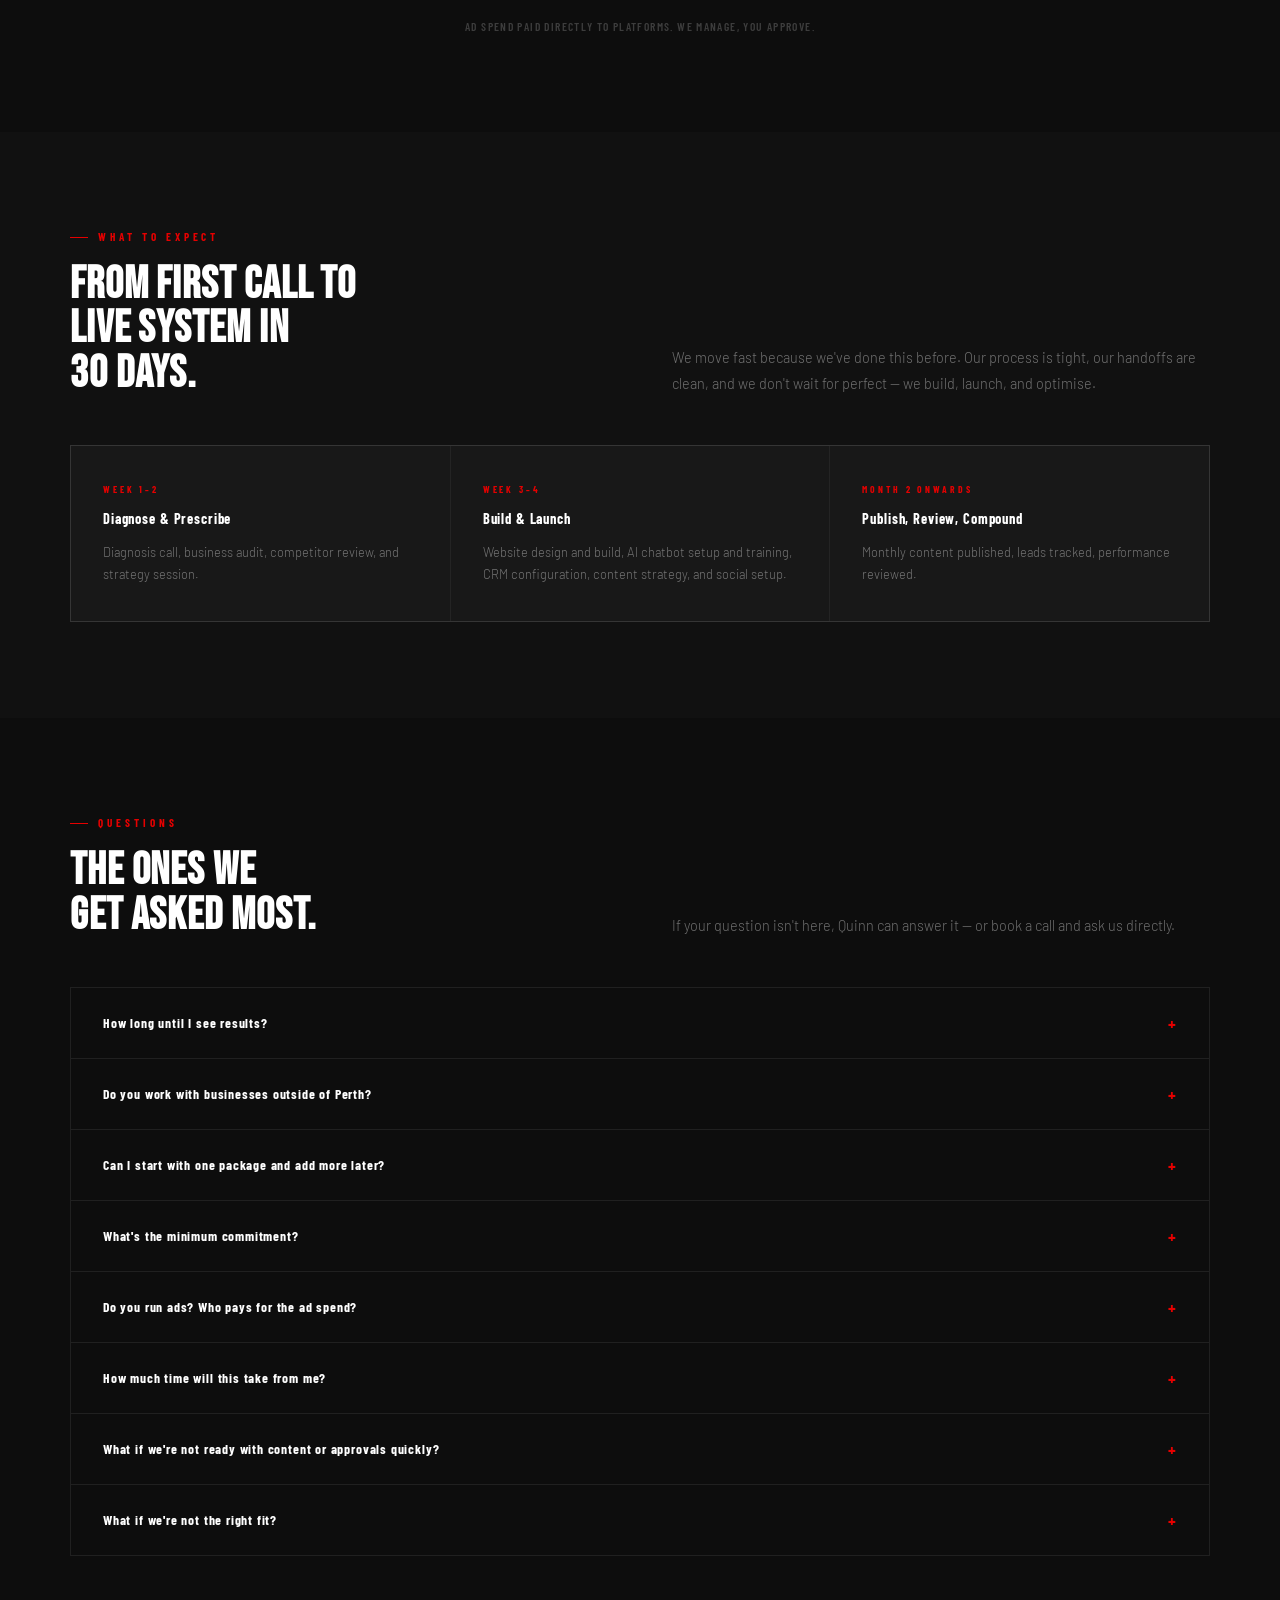
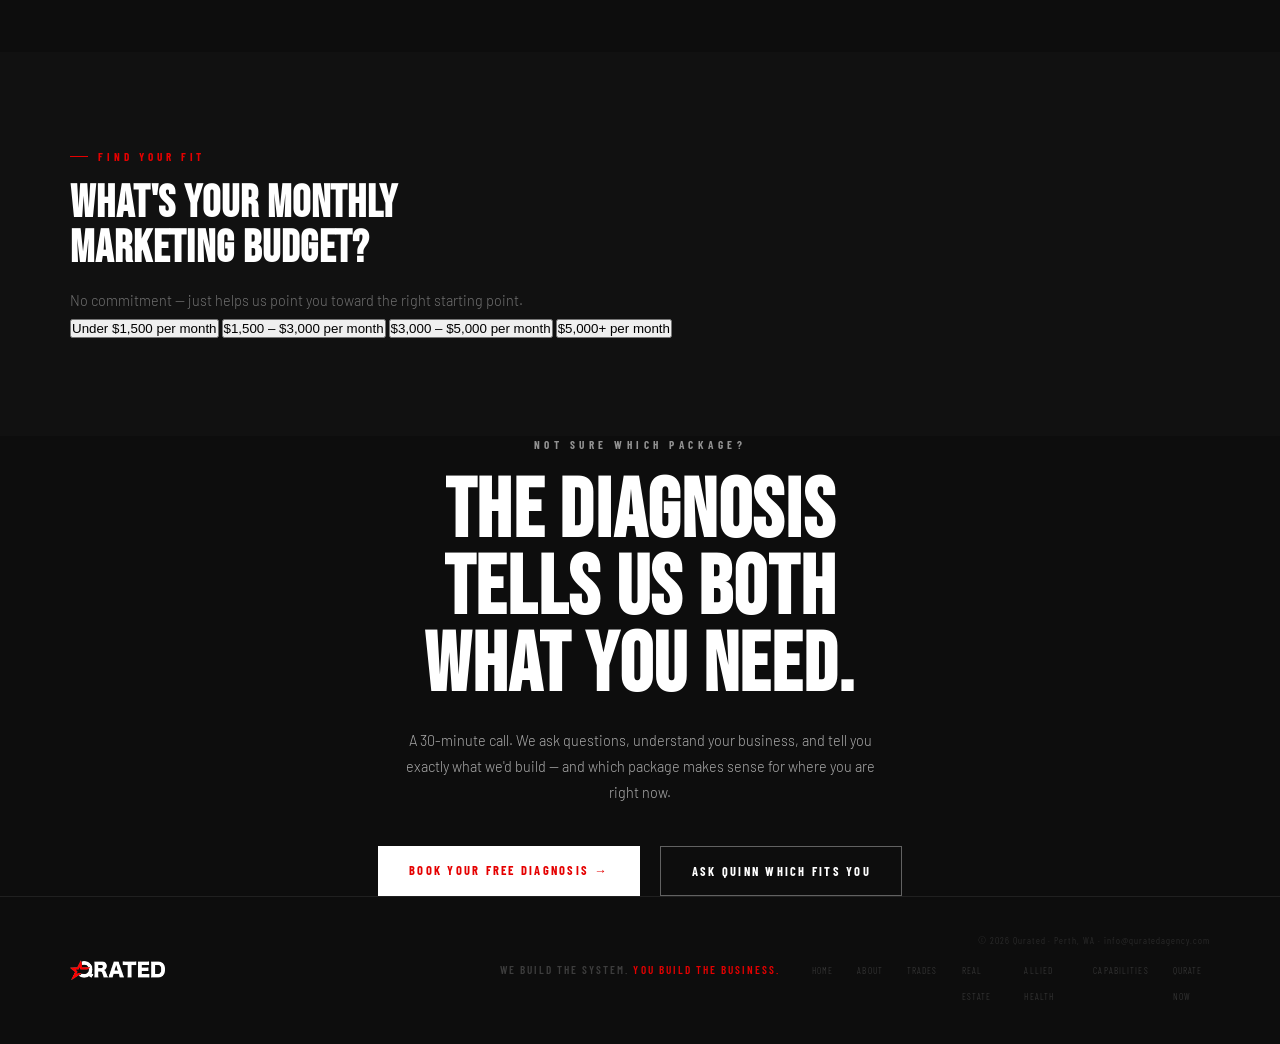
<file: capabilities.html>
<!DOCTYPE html>
<html lang="en">
<head>
<meta charset="UTF-8"/>
<meta name="viewport" content="width=device-width, initial-scale=1.0"/>
<meta name="robots" content="index, follow"/>
<title>Capabilities | Qurated Growth Systems Agency Perth</title>
<meta name="description" content="Everything inside the Qurated system — three packages, full feature breakdown, timeline, and FAQ. Find the right fit for your Perth business."/>
<meta property="og:title" content="Capabilities | Qurated Growth Systems"/>
<meta property="og:description" content="Three packages. One system. See what's inside."/>
<meta property="og:image" content="https://www.quratedagency.com/og-image.png"/>
<link rel="canonical" href="https://www.quratedagency.com/capabilities"/>
<link rel="icon" type="image/png" href="favicon.png"/>
<link rel="preconnect" href="https://fonts.googleapis.com"/>
<link rel="preconnect" href="https://fonts.gstatic.com" crossorigin/>
<link rel="preload" as="image" href="logo_long_white.png"/>
<link rel="preload" as="style" href="https://fonts.googleapis.com/css2?family=Bebas+Neue&family=Barlow:wght@300;400;500&family=Barlow+Condensed:wght@400;500;600;700&display=swap" onload="this.rel='stylesheet'"/><noscript><link rel="stylesheet" href="https://fonts.googleapis.com/css2?family=Bebas+Neue&family=Barlow:wght@300;400;500&family=Barlow+Condensed:wght@400;500;600;700&display=swap"/></noscript>
<link rel="stylesheet" href="style.css"/>

</head>
<body>
<div class="cursor" id="cursor"></div>
<div class="cursor-ring" id="cursor-ring"></div>

<nav id="nav">
  <a href="/" class="nav-logo"><img src="logo_long_white.png" alt="Qurated" width="200" height="28"/></a>
  <ul class="nav-links">
    <li><a href="/">Home</a></li>
    <li><a href="/about">About</a></li>
    <li><a href="/capabilities" class="active">Capabilities</a></li>
    <li><a href="/contact" class="nav-cta">Qurate Now</a></li>
  </ul>
  <button class="hamburger" id="hamburger" aria-label="Menu"><span></span><span></span><span></span></button>
</nav>
<div class="mobile-menu" id="mobile-menu">
  <a href="/" onclick="closeMobile()">Home</a>
  <a href="/about" onclick="closeMobile()">About</a>
  <a href="/trades" onclick="closeMobile()">Trades</a>
  <a href="/real-estate" onclick="closeMobile()">Real Estate</a>
  <a href="/allied-health" onclick="closeMobile()">Allied Health</a>
  <a href="/capabilities" onclick="closeMobile()">Capabilities</a>
  <a href="/contact" class="m-cta" onclick="closeMobile()">Qurate Now →</a>
</div>

<!-- HERO -->
<section class="vhero">
  <div class="hero-grid"></div>
  <div class="vhero-content">
    <div class="vhero-crumb"><a href="/">Home</a> / Capabilities</div>
    <div class="vhero-eye">What we build</div>
    <h1 class="vhero-hl">The Full Stack.<br><span class="r">Explained.</span></h1>
    <div class="vhero-row">
      <p class="vhero-sub">Content and ads that drive inbound. A system that makes sure nothing leaks. Two packages built around what Perth businesses actually need right now.</p>
      <div class="vhero-acts">
        <a href="/contact" class="btn btn-red">Get a Recommendation →</a>
        <button class="btn btn-ghost-w" onclick="openQuinn()">Ask Quinn which fits you</button>
      </div>
    </div>
  </div>
</section>

<!-- PACKAGES -->
<section class="cap-intro">
  <div class="inner">
    <div class="reveal">
      <div class="ew">Two packages + website</div>
      <h2 class="sh">Start with content.<br>Build from there.</h2>
      <p class="sb" style="margin-top:1rem;">Every engagement starts with a diagnosis, not a package pitch. Content drives inbound. The system makes sure nothing leaks. Start where it makes sense — build from there.</p>
    </div>
    <div class="pkg-grid">
      <!-- PACKAGE 1 -->
      <div class="pkg-card reveal">
        <div class="pkg-n">01</div>
        <div class="pkg-badge">Content Starter</div>
        <div class="pkg-name">Content & Ads</div>
        <p class="pkg-for">For businesses that need consistent, quality content and paid ads without managing it.</p>
        <ul class="pkg-list">
          <li>Monthly content strategy & calendar</li>
          <li>Social media management (2–3 posts/week)</li>
          <li>Reels & short-form video production</li>
          <li>Captions & copywriting</li>
          <li>Meta ad campaign management</li>
          <li>Google review strategy</li>
          <li>Monthly performance review</li>
        </ul>
        <div class="pkg-timeline">From <span>$1,800/mo</span> · 3-month minimum · No setup fee</div>
        <div class="pkg-cta">
          <a href="/contact" class="btn btn-ghost" style="width:100%;justify-content:center;">Start with Content →</a>
        </div>
      </div>
      <!-- PACKAGE 2 -->
      <div class="pkg-card featured reveal rd1">
        <div class="pkg-n">02</div>
        <div class="pkg-badge">Growth System</div>
        <div class="pkg-name">Content, Ads & Follow-up</div>
        <p class="pkg-for">Content driving inbound. AI making sure every enquiry gets followed up before it goes cold.</p>
        <ul class="pkg-list">
          <li>Everything in Content Starter</li>
          <li>Website included (built in first 30 days)</li>
          <li>AI chatbot & lead qualification</li>
          <li>CRM setup & pipeline management</li>
          <li>Automated enquiry follow-up sequences</li>
          <li>Local SEO & Google Business Profile</li>
          <li>Monthly strategy & performance review</li>
        </ul>
        <div class="pkg-timeline">From <span>$2,500/mo</span> · 3-month minimum · $750 setup</div>
        <div class="pkg-cta">
          <a href="/contact" class="btn btn-red" style="width:100%;justify-content:center;">Start with Growth System →</a>
        </div>
      </div>
      <!-- PACKAGE 3 -->
      <div class="pkg-card reveal rd2">
        <div class="pkg-n">03</div>
        <div class="pkg-badge">Website Only</div>
        <div class="pkg-name">One-off Build</div>
        <p class="pkg-for">A high-converting website built for your business. No retainer required — but most clients continue to a content package after launch.</p>
        <ul class="pkg-list">
          <li>Custom website design & build</li>
          <li>Lead capture & enquiry forms</li>
          <li>Local SEO foundation</li>
          <li>Google Business Profile setup</li>
          <li>30-day build target</li>
        </ul>
        <div class="pkg-timeline">From <span>$5,500</span> · One-off · No retainer required</div>
        <div class="pkg-cta">
          <a href="/contact" class="btn btn-ghost" style="width:100%;justify-content:center;">Enquire about a website →</a>
        </div>
      </div>
    </div>
    <p class="reveal" style="font-family:var(--fc);font-size:.72rem;font-weight:600;letter-spacing:.12em;text-transform:uppercase;color:var(--w20);margin-top:1.5rem;text-align:center;">Ad spend paid directly to platforms. We manage, you approve.</p>
  </div>
</section>

<!-- TIMELINE -->
<section class="cap-timeline">
  <div class="inner">
    <div class="proc-hdr reveal">
      <div>
        <div class="ew">What to expect</div>
        <h2 class="sh">From first call to<br>live system in<br>30 days.</h2>
      </div>
      <p class="sb">We move fast because we've done this before. Our process is tight, our handoffs are clean, and we don't wait for perfect — we build, launch, and optimise.</p>
    </div>
    <div class="timeline-row">
      <div class="tl-step reveal">
        <div class="tl-week">Week 1–2</div>
        <div class="tl-title">Diagnose & Prescribe</div>
        <p class="tl-body">Diagnosis call, business audit, competitor review, and strategy session.</p>
      </div>
      <div class="tl-step reveal rd1">
        <div class="tl-week">Week 3–4</div>
        <div class="tl-title">Build & Launch</div>
        <p class="tl-body">Website design and build, AI chatbot setup and training, CRM configuration, content strategy, and social setup.</p>
      </div>
      <div class="tl-step reveal rd2">
        <div class="tl-week">Month 2 onwards</div>
        <div class="tl-title">Publish, Review, Compound</div>
        <p class="tl-body">Monthly content published, leads tracked, performance reviewed.</p>
      </div>
    </div>
  </div>
</section>

<!-- FAQ -->
<section class="faq-sec sec">
  <div class="inner">
    <div class="proc-hdr reveal">
      <div>
        <div class="ew">Questions</div>
        <h2 class="sh">The ones we<br>get asked most.</h2>
      </div>
      <p class="sb">If your question isn't here, Quinn can answer it — or book a call and ask us directly.</p>
    </div>
    <div class="faq-list reveal">
      <div class="faq-item">
        <button class="faq-q" onclick="toggleFaq(this)">How long until I see results?<span class="faq-icon">+</span></button>
        <div class="faq-a"><p>Most clients start receiving inbound enquiries within the first 30 days of launch. The system builds from there — month 3 performs better than month 1, and month 6 better than month 3. Lead generation compounds when the foundation is solid.</p></div>
      </div>
      <div class="faq-item">
        <button class="faq-q" onclick="toggleFaq(this)">Do you work with businesses outside of Perth?<span class="faq-icon">+</span></button>
        <div class="faq-a"><p>Perth is our home market and where our knowledge runs deepest — that's not changing. We do work with select businesses across Australia where the fit is strong and we can genuinely deliver the same standard. If you're outside Perth, reach out and we'll be straight with you about whether it makes sense.</p></div>
      </div>
      <div class="faq-item">
        <button class="faq-q" onclick="toggleFaq(this)">Can I start with one package and add more later?<span class="faq-icon">+</span></button>
        <div class="faq-a"><p>Yes. The system is modular by design. Many clients start with The Foundation — website, AI, and CRM — and add The Authority once the base is generating traffic. The Full Engine brings both together. You build at the pace that makes sense for your business.</p></div>
      </div>
      <div class="faq-item">
        <button class="faq-q" onclick="toggleFaq(this)">What's the minimum commitment?<span class="faq-icon">+</span></button>
        <div class="faq-a"><p>We ask for a 3-month minimum. Not as a lock-in — but because that's the honest timeline for a system to demonstrate what it can do. Anything shorter and we'd both be evaluating before the system has had time to run.</p></div>
      </div>
      <div class="faq-item">
        <button class="faq-q" onclick="toggleFaq(this)">Do you run ads? Who pays for the ad spend?<span class="faq-icon">+</span></button>
        <div class="faq-a"><p>Yes, we manage ad campaigns (Meta, Google) as part of The Authority and Full Engine packages. Ad spend is separate — you pay the platforms directly, we manage the campaigns. We recommend a minimum monthly ad budget and set it up so you have full visibility at all times.</p></div>
      </div>
      <div class="faq-item">
        <button class="faq-q" onclick="toggleFaq(this)">How much time will this take from me?<span class="faq-icon">+</span></button>
        <div class="faq-a"><p>Your involvement after onboarding is minimal. A monthly review call (30 min), approval of content before it goes live, and your input on anything specific to your business. We're built to run the system so you don't have to.</p></div>
      </div>
      <div class="faq-item">
        <button class="faq-q" onclick="toggleFaq(this)">What if we're not ready with content or approvals quickly?<span class="faq-icon">+</span></button>
        <div class="faq-a"><p>The 30-day target depends on both sides moving. We'll tell you upfront exactly what we need from you and when — it's a short list. If your side takes longer, the timeline extends accordingly. We'd rather be honest about that than overpromise and underdeliver on day one.</p></div>
      </div>
      <div class="faq-item">
        <button class="faq-q" onclick="toggleFaq(this)">What if we're not the right fit?<span class="faq-icon">+</span></button>
        <div class="faq-a"><p>We'll tell you on the diagnosis call. We don't take on clients where we don't genuinely believe we can move the needle — it's not good for either party. If we're not the right fit, we'll say so and point you in the right direction.</p></div>
      </div>
    </div>
  </div>
</section>

<!-- BUDGET SELECTOR -->
<section class="sec" style="background:var(--s1);">
  <div class="inner">
    <div class="reveal">
      <div class="ew">Find your fit</div>
      <h2 class="sh">What's your monthly<br>marketing budget?</h2>
      <p class="sb" style="margin-top:1rem;">No commitment — just helps us point you toward the right starting point.</p>
    </div>
    <div class="budget-opts reveal">
      <button class="budget-opt" onclick="selectBudget(this,'foundation')">
        <span class="bo-range">Under $1,500</span>
        <span class="bo-label">per month</span>
      </button>
      <button class="budget-opt" onclick="selectBudget(this,'authority')">
        <span class="bo-range">$1,500 – $3,000</span>
        <span class="bo-label">per month</span>
      </button>
      <button class="budget-opt" onclick="selectBudget(this,'engine')">
        <span class="bo-range">$3,000 – $5,000</span>
        <span class="bo-label">per month</span>
      </button>
      <button class="budget-opt" onclick="selectBudget(this,'engine-plus')">
        <span class="bo-range">$5,000+</span>
        <span class="bo-label">per month</span>
      </button>
    </div>
    <div class="budget-result hidden" id="budget-result">
      <div class="br-inner" id="budget-result-inner"></div>
    </div>
  </div>
</section>

<script>
const budgetData = {
  foundation: {
    badge: 'Recommended — Content Starter',
    name: 'Content & Ads',
    copy: 'Content Starter gives you consistent content, ads, and a social presence that works — without you managing any of it. Right starting point for most businesses.',
    cta: 'Start with Content Starter →'
  },
  authority: {
    badge: 'Recommended — Growth System',
    name: 'Content, Ads & AI',
    copy: 'Growth System adds automated follow-up and CRM on top of the content engine. Content brings the lead. The system makes sure it converts. Most clients land here.',
    cta: 'Start with Growth System →'
  },
  engine: {
    badge: 'Recommended — Growth System',
    name: 'Growth System + Custom',
    copy: "You're in the right range for the full system — website, content, ads, and automated follow-up running as one. This is where the pipeline compounds.",
    cta: 'Book Your Diagnosis →'
  },
  'engine-plus': {
    badge: 'Recommended — Growth System',
    name: 'Growth Systems + Custom',
    copy: "At this level we build a fully custom growth system — dedicated support, custom integrations, and a pipeline architecture built specifically for your business.",
    cta: 'Book Your Diagnosis →'
  }
};
function selectBudget(btn, key) {
  document.querySelectorAll('.budget-opt').forEach(b => b.classList.remove('active'));
  btn.classList.add('active');
  const d = budgetData[key];
  document.getElementById('budget-result-inner').innerHTML =
    `<div class="br-badge">${d.badge}</div>
     <div class="br-name">${d.name}</div>
     <p class="br-copy">${d.copy}</p>
     <a href="/contact" class="btn btn-red">${d.cta}</a>`;
  document.getElementById('budget-result').classList.remove('hidden');
}
</script>

<!-- CTA BAND -->
<section class="cta-band">
  <div class="cta-grid"></div>
  <div class="cta-inner">
    <div class="cta-eye">Not sure which package?</div>
    <h2 class="cta-hl">The diagnosis<br>tells us both<br>what you need.</h2>
    <p class="cta-sub">A 30-minute call. We ask questions, understand your business, and tell you exactly what we'd build — and which package makes sense for where you are right now.</p>
    <div class="cta-acts">
      <a href="/contact" class="btn btn-white">Book Your Free Diagnosis →</a>
      <button class="btn btn-ghost-w" onclick="openQuinn()">Ask Quinn which fits you</button>
    </div>
  </div>
</section>

<footer>
  <div class="footer-inner">
    <a href="/" class="footer-logo"><img src="logo_long_white.png" alt="Qurated" width="180" height="24"/></a>
    <p class="footer-tag">We build the system. <em>You build the business.</em></p>
    <div>
      <p class="footer-copy">© 2026 Qurated · Perth, WA · <a href="mailto:info@quratedagency.com">info@quratedagency.com</a></p>
      <ul class="footer-links">
        <li><a href="/">Home</a></li>
        <li><a href="/about">About</a></li>
        <li><a href="/trades">Trades</a></li>
        <li><a href="/real-estate">Real Estate</a></li>
        <li><a href="/allied-health">Allied Health</a></li>
        <li><a href="/capabilities">Capabilities</a></li>
        <li><a href="/contact">Qurate Now</a></li>
      </ul>
    </div>
  </div>
</footer>

<script>const QUINN_PAGE='capabilities';</script>
<div class="quinn-bubble" id="quinn-bubble">
  <div class="q-proactive" id="q-proactive" onclick="openQuinn()">Not sure which package fits? Give me 60 seconds →</div>
  <div class="q-panel" id="q-panel">
    <div class="q-hd"><div class="q-av">Q</div><div><div class="q-nm">Quinn</div><div class="q-st">Online now · Qurated AI</div></div></div>
    <div class="q-msgs" id="q-msgs"><div class="q-typing" id="q-typing"><span></span><span></span><span></span></div></div>
    <div class="q-chips hidden" id="q-chips"></div>
    <div class="q-input-row"><input class="q-input" id="q-input" type="text" placeholder="Or type a message..." autocomplete="off"/><button class="q-send" id="q-send" aria-label="Send">→</button></div>
  </div>
  <button class="q-toggle" id="q-toggle" aria-label="Chat with Quinn"><span class="q-toggle-q">Q</span><span class="q-badge"></span></button>
</div>


<script src="main.js" defer></script>
<script src="quinn-widget.js" defer></script>
</body>
</html>
</file>
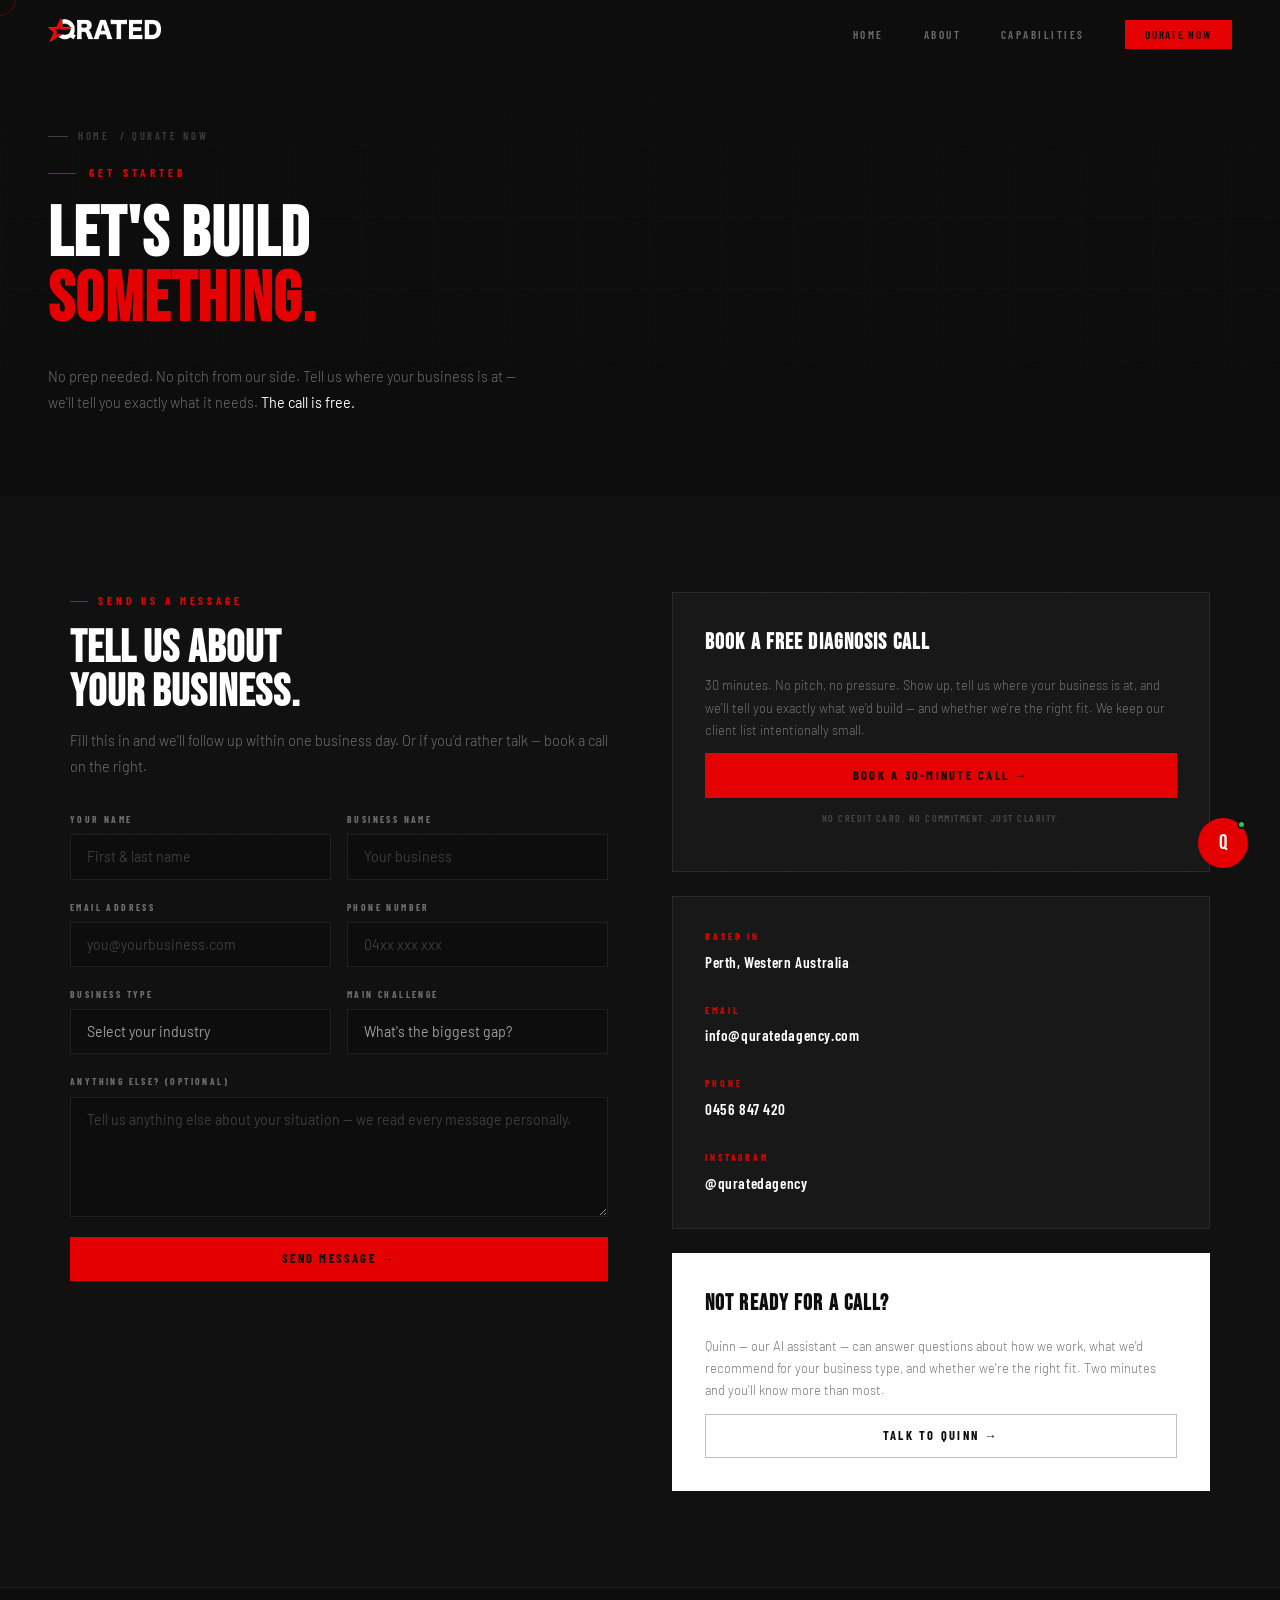
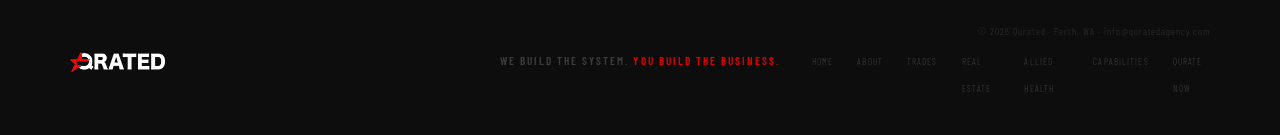
<file: contact.html>
<!DOCTYPE html>
<html lang="en">
<head>
<meta charset="UTF-8"/>
<meta name="viewport" content="width=device-width, initial-scale=1.0"/>
<meta name="robots" content="index, follow"/>
<title>Qurate Now | Contact Qurated — Perth Growth Systems</title>
<meta name="description" content="Book a free 30-minute diagnosis call or send us a message. Tell us where your Perth business is at — we'll tell you exactly what it needs."/>
<meta property="og:title" content="Qurate Now | Contact Qurated"/>
<meta property="og:description" content="Thirty minutes. No pitch. Real answers."/>
<meta property="og:image" content="https://www.quratedagency.com/og-image.png"/>
<link rel="canonical" href="https://www.quratedagency.com/contact"/>
<link rel="icon" type="image/png" href="favicon.png"/>
<link rel="preconnect" href="https://fonts.googleapis.com"/>
<link rel="preconnect" href="https://fonts.gstatic.com" crossorigin/>
<link rel="preload" as="image" href="logo_long_white.png"/>
<link rel="preload" as="style" href="https://fonts.googleapis.com/css2?family=Bebas+Neue&family=Barlow:wght@300;400;500&family=Barlow+Condensed:wght@400;500;600;700&display=swap" onload="this.rel='stylesheet'"/><noscript><link rel="stylesheet" href="https://fonts.googleapis.com/css2?family=Bebas+Neue&family=Barlow:wght@300;400;500&family=Barlow+Condensed:wght@400;500;600;700&display=swap"/></noscript>
<link rel="stylesheet" href="style.css"/>
<link href="https://assets.calendly.com/assets/external/widget.css" rel="stylesheet"/>

<script>window.addEventListener("load",function(){var s=document.createElement("script");s.src="https://assets.calendly.com/assets/external/widget.js";s.async=true;document.head.appendChild(s);});</script>
</head>
<body>
<div class="cursor" id="cursor"></div>
<div class="cursor-ring" id="cursor-ring"></div>

<nav id="nav">
  <a href="/" class="nav-logo"><img src="logo_long_white.png" alt="Qurated" width="200" height="28"/></a>
  <ul class="nav-links">
    <li><a href="/">Home</a></li>
    <li><a href="/about">About</a></li>
    <li><a href="/capabilities">Capabilities</a></li>
    <li><a href="/contact" class="nav-cta active">Qurate Now</a></li>
  </ul>
  <button class="hamburger" id="hamburger" aria-label="Menu"><span></span><span></span><span></span></button>
</nav>
<div class="mobile-menu" id="mobile-menu">
  <a href="/" onclick="closeMobile()">Home</a>
  <a href="/about" onclick="closeMobile()">About</a>
  <a href="/trades" onclick="closeMobile()">Trades</a>
  <a href="/real-estate" onclick="closeMobile()">Real Estate</a>
  <a href="/allied-health" onclick="closeMobile()">Allied Health</a>
  <a href="/capabilities" onclick="closeMobile()">Capabilities</a>
  <a href="/contact" class="m-cta" onclick="closeMobile()">Qurate Now →</a>
</div>

<!-- HERO -->
<section class="vhero" style="min-height:52vh;">
  <div class="hero-grid"></div>
  <div class="vhero-content">
    <div class="vhero-crumb"><a href="/">Home</a> / Qurate Now</div>
    <div class="vhero-eye">Get started</div>
    <h1 class="vhero-hl">Let's Build<br><span class="r">Something.</span></h1>
    <div class="vhero-row">
      <p class="vhero-sub">No prep needed. No pitch from our side. Tell us where your business is at — we'll tell you exactly what it needs. <strong>The call is free.</strong></p>
    </div>
  </div>
</section>

<!-- CONTACT LAYOUT -->
<section class="sec" style="background:var(--s1);">
  <div class="inner">
    <div class="contact-page-layout">

      <!-- LEFT: FORM -->
      <div class="cp-left">
        <div>
          <div class="ew">Send us a message</div>
          <h2 class="sh" style="margin-bottom:.5rem;">Tell us about<br>your business.</h2>
          <p class="sb" style="margin-top:.75rem;">Fill this in and we'll follow up within one business day. Or if you'd rather talk — book a call on the right.</p>
        </div>

        <div class="cp-form" id="contact-form">
          <div class="form-row">
            <div class="form-field">
              <label for="f-name">Your name</label>
              <input id="f-name" type="text" placeholder="First & last name"/>
            </div>
            <div class="form-field">
              <label for="f-biz">Business name</label>
              <input id="f-biz" type="text" placeholder="Your business"/>
            </div>
          </div>
          <div class="form-row">
            <div class="form-field">
              <label for="f-email">Email address</label>
              <input id="f-email" type="email" placeholder="you@yourbusiness.com"/>
            </div>
            <div class="form-field">
              <label for="f-phone">Phone number</label>
              <input id="f-phone" type="tel" placeholder="04xx xxx xxx"/>
            </div>
          </div>
          <div class="form-row">
            <div class="form-field">
              <label for="f-type">Business type</label>
              <select id="f-type">
                <option value="" disabled selected>Select your industry</option>
                <option>Trades or Construction</option>
                <option>Real Estate</option>
                <option>Professional Services</option>
                <option>Retail or Hospitality</option>
                <option>Other</option>
              </select>
            </div>
            <div class="form-field">
              <label for="f-challenge">Main challenge</label>
              <select id="f-challenge">
                <option value="" disabled selected>What's the biggest gap?</option>
                <option>Not enough inbound leads</option>
                <option>No time to manage marketing</option>
                <option>Website isn't converting</option>
                <option>Need more visibility online</option>
                <option>Leads go cold before follow-up</option>
                <option>Not sure — need advice</option>
              </select>
            </div>
          </div>
          <div class="form-field">
            <label for="f-msg">Anything else? (optional)</label>
            <textarea id="f-msg" placeholder="Tell us anything else about your situation — we read every message personally."></textarea>
          </div>
          <button class="form-submit" onclick="submitContact()">Send Message →</button>
          <div id="form-ok">Done — we'll be in touch within one business day.</div>
        </div>
      </div>

      <!-- RIGHT: BOOKING + INFO -->
      <div class="cp-right">
        <div class="cp-card">
          <h3>Book a Free Diagnosis Call</h3>
          <p>30 minutes. No pitch, no pressure. Show up, tell us where your business is at, and we'll tell you exactly what we'd build — and whether we're the right fit. We keep our client list intentionally small.</p>
          <button class="btn btn-red" style="width:100%;justify-content:center;margin-bottom:.75rem;" onclick="openCalendly()">Book a 30-Minute Call →</button>
          <p style="font-family:var(--fc);font-size:.62rem;font-weight:600;letter-spacing:.15em;text-transform:uppercase;color:var(--w20);text-align:center;">No credit card. No commitment. Just clarity.</p>
        </div>

        <div class="cp-card">
          <div class="c-deets">
            <div><div class="cdl">Based in</div><div class="cdv">Perth, Western Australia</div></div>
            <div><div class="cdl">Email</div><div class="cdv"><a href="mailto:info@quratedagency.com">info@quratedagency.com</a></div></div>
            <div><div class="cdl">Phone</div><div class="cdv"><a href="tel:0456847420">0456 847 420</a></div></div>
            <div><div class="cdl">Instagram</div><div class="cdv"><a href="https://instagram.com/quratedagency" target="_blank">@quratedagency</a></div></div>
          </div>
        </div>

        <div class="cp-card cp-quinn-card">
          <h3>Not ready for a call?</h3>
          <p>Quinn — our AI assistant — can answer questions about how we work, what we'd recommend for your business type, and whether we're the right fit. Two minutes and you'll know more than most.</p>
          <button class="btn" style="background:none;border:1px solid rgba(0,0,0,.25);color:var(--black);font-family:var(--fc);font-size:.78rem;font-weight:700;letter-spacing:.18em;text-transform:uppercase;padding:.85rem 1.9rem;width:100%;justify-content:center;" onclick="openQuinn()">Talk to Quinn →</button>
        </div>
      </div>

    </div>
  </div>
</section>

<footer>
  <div class="footer-inner">
    <a href="/" class="footer-logo"><img src="logo_long_white.png" alt="Qurated" width="180" height="24"/></a>
    <p class="footer-tag">We build the system. <em>You build the business.</em></p>
    <div>
      <p class="footer-copy">© 2026 Qurated · Perth, WA · <a href="mailto:info@quratedagency.com">info@quratedagency.com</a></p>
      <ul class="footer-links">
        <li><a href="/">Home</a></li>
        <li><a href="/about">About</a></li>
        <li><a href="/trades">Trades</a></li>
        <li><a href="/real-estate">Real Estate</a></li>
        <li><a href="/allied-health">Allied Health</a></li>
        <li><a href="/capabilities">Capabilities</a></li>
        <li><a href="/contact">Qurate Now</a></li>
      </ul>
    </div>
  </div>
</footer>

<script>const QUINN_PAGE='contact';</script>
<div class="quinn-bubble" id="quinn-bubble">
  <div class="q-proactive" id="q-proactive" onclick="openQuinn()">Need help before you submit? Ask Quinn →</div>
  <div class="q-panel" id="q-panel">
    <div class="q-hd"><div class="q-av">Q</div><div><div class="q-nm">Quinn</div><div class="q-st">Online now · Qurated AI</div></div></div>
    <div class="q-msgs" id="q-msgs"><div class="q-typing" id="q-typing"><span></span><span></span><span></span></div></div>
    <div class="q-chips hidden" id="q-chips"></div>
    <div class="q-input-row"><input class="q-input" id="q-input" type="text" placeholder="Or type a message..." autocomplete="off"/><button class="q-send" id="q-send" aria-label="Send">→</button></div>
  </div>
  <button class="q-toggle" id="q-toggle" aria-label="Chat with Quinn"><span class="q-toggle-q">Q</span><span class="q-badge"></span></button>
</div>


<script src="main.js" defer></script>
<script src="quinn-widget.js" defer></script>
</body>
</html>
</file>
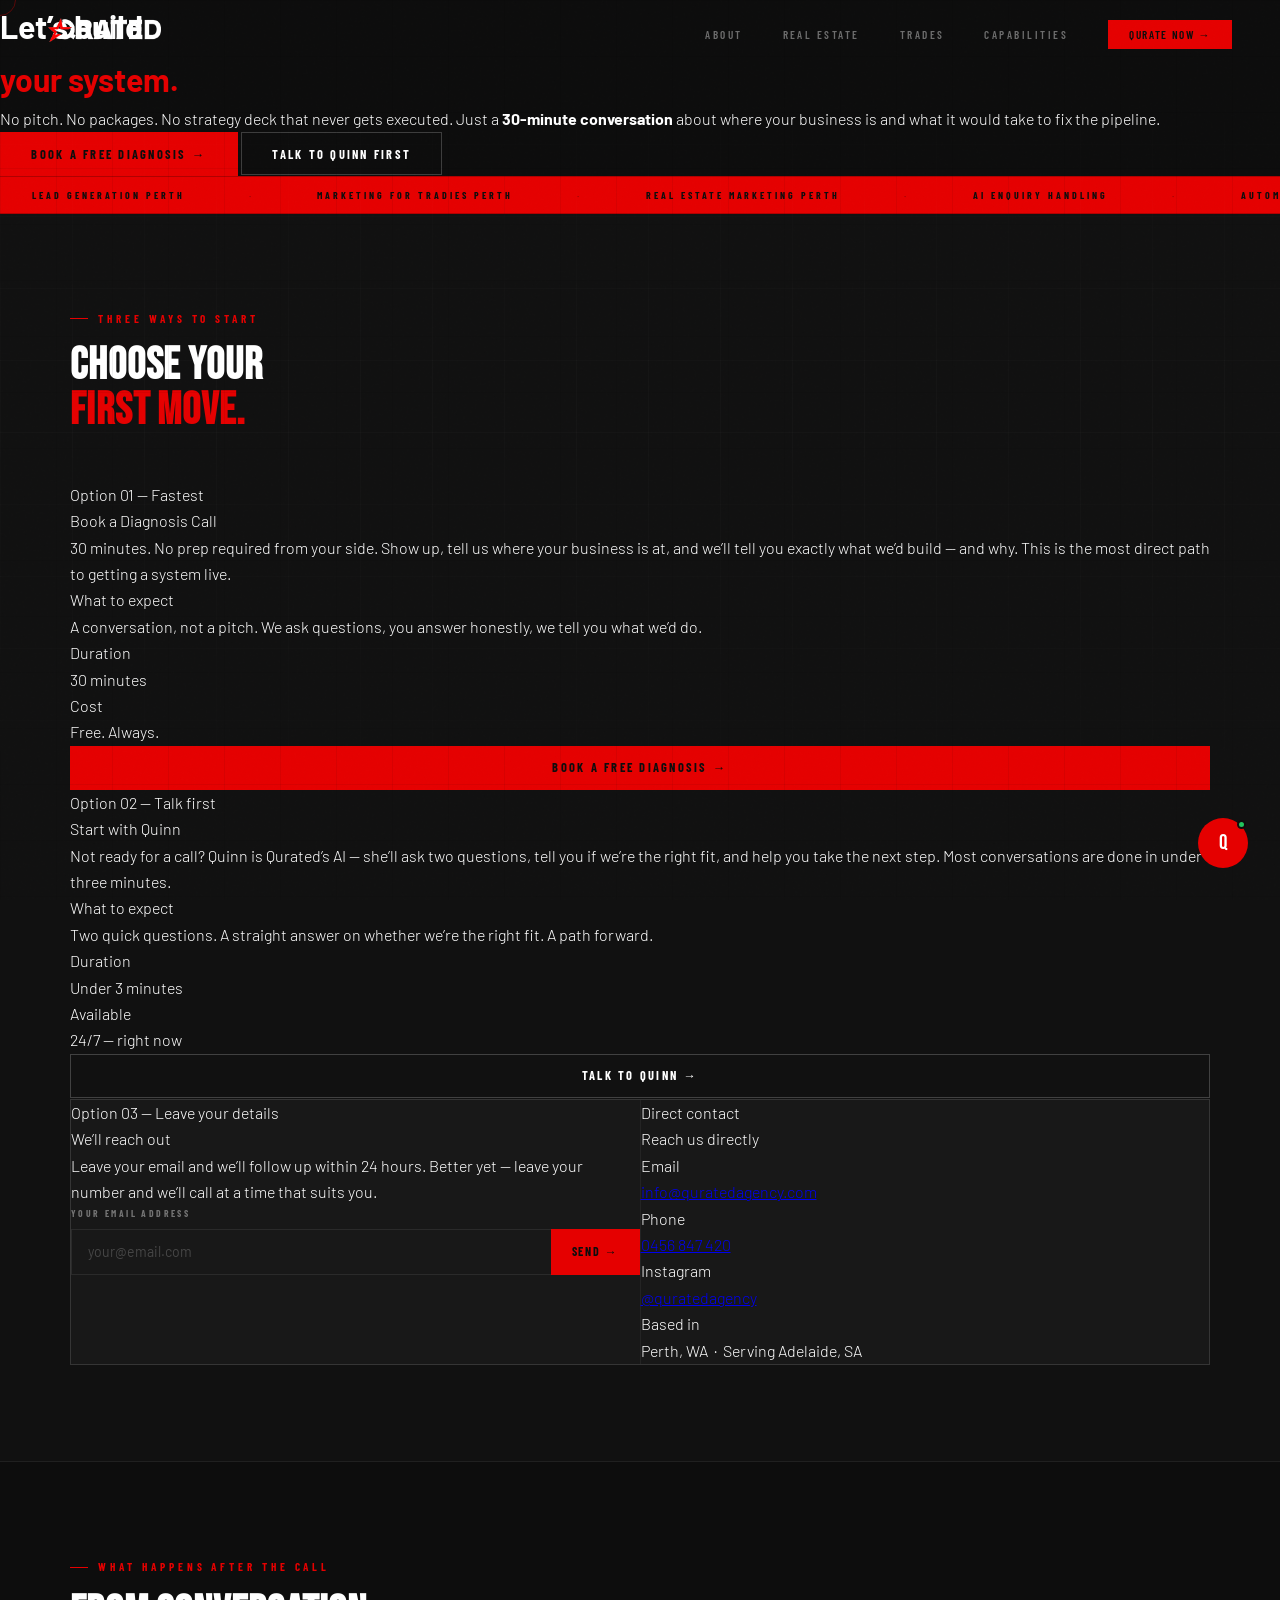
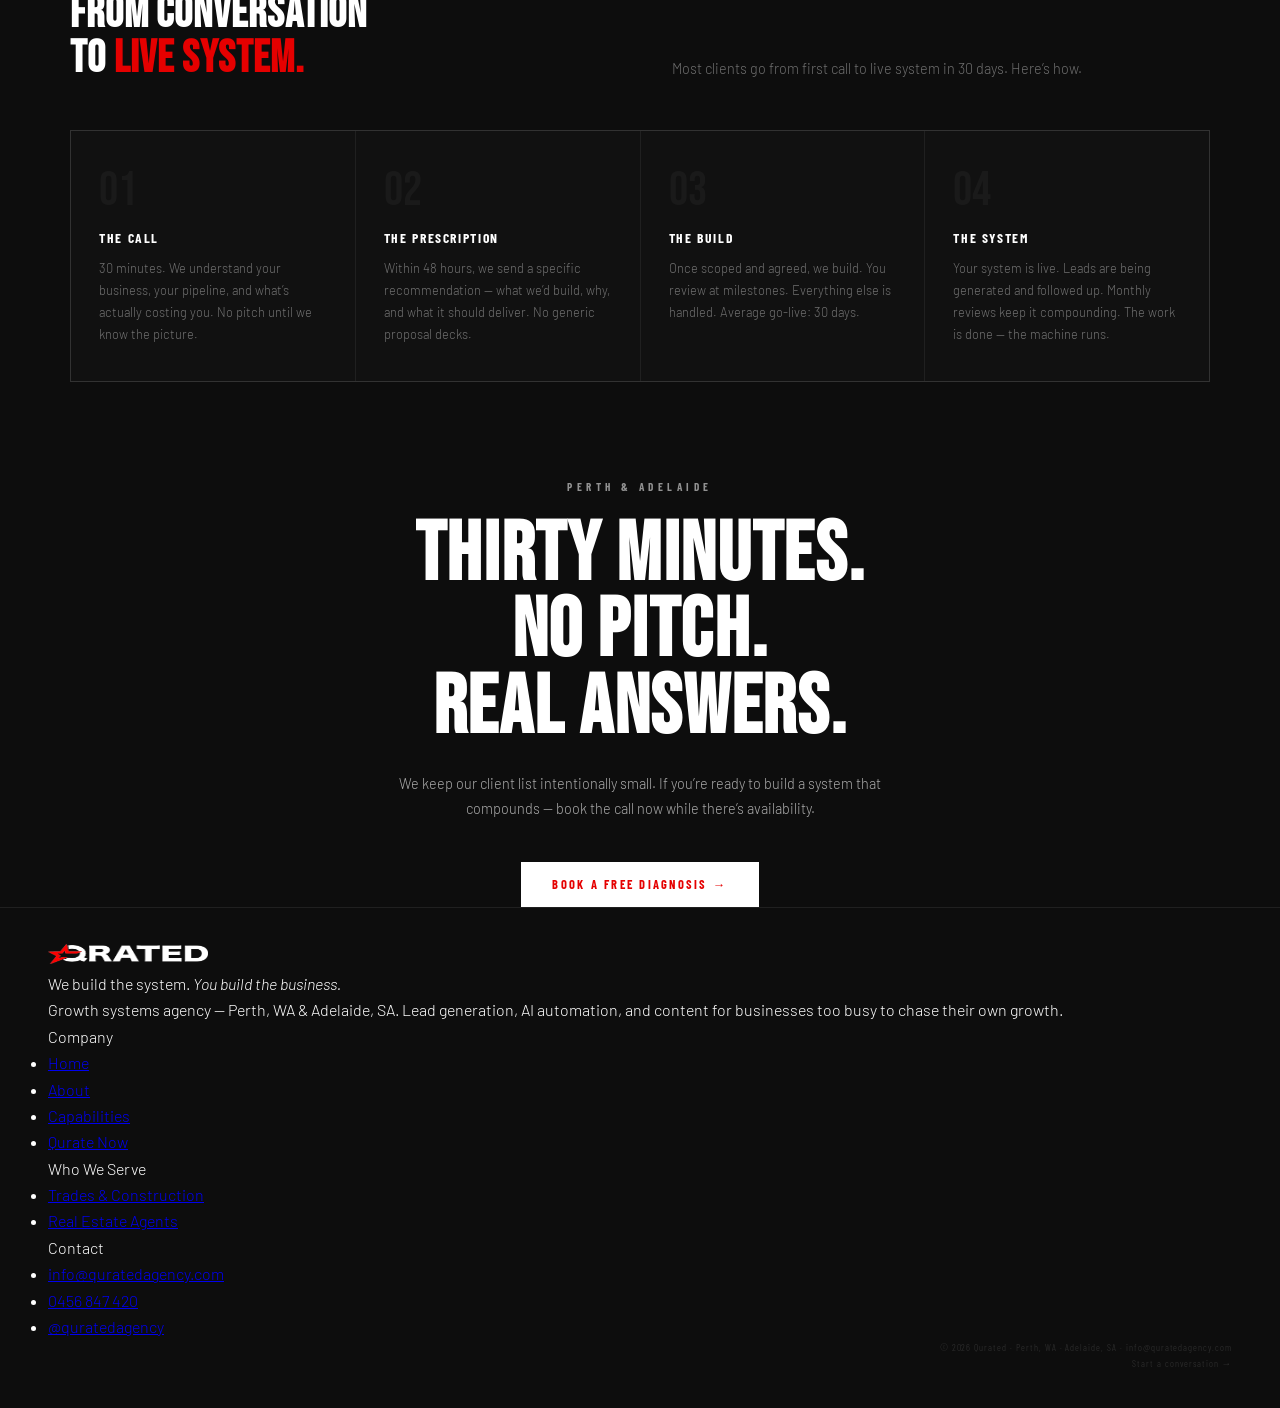
<file: qurate-now.html>
<!DOCTYPE html>
<html lang="en">
<head>
<meta charset="UTF-8"/>
<meta name="viewport" content="width=device-width, initial-scale=1.0"/>
<meta name="robots" content="index, follow"/>
<title>Qurate Now | Book a Free Diagnosis | Qurated Perth</title>
<meta name="description" content="Start the conversation. Book a free 30-minute diagnosis call with Qurated. No pitch, no packages — just a straight conversation about your business and what it would take to build your pipeline."/>
<meta property="og:type" content="website"/>
<meta property="og:url" content="https://www.quratedagency.com/qurate-now"/>
<meta property="og:title" content="Qurate Now | Book a Free Diagnosis | Qurated Perth"/>
<meta property="og:description" content="Start the conversation. Book a free 30-minute diagnosis call with Qurated. No pitch, no packages — just a straight conversation about your business and what it would take to build your pipeline."/>
<meta property="og:image" content="https://www.quratedagency.com/og-image.png"/>
<meta name="twitter:card" content="summary_large_image"/>
<meta name="twitter:title" content="Qurate Now | Book a Free Diagnosis | Qurated Perth"/>
<meta name="twitter:description" content="Start the conversation. Book a free 30-minute diagnosis call with Qurated. No pitch, no packages — just a straight conversation about your business and what it would take to build your pipeline."/>
<link rel="canonical" href="https://www.quratedagency.com/qurate-now"/>
<link rel="icon" type="image/png" href="favicon.png"/>
<link rel="preconnect" href="https://fonts.googleapis.com"/>
<link rel="preconnect" href="https://fonts.gstatic.com" crossorigin/>
<link rel="preload" as="image" href="logo_long_white.png"/>
<link href="https://fonts.googleapis.com/css2?family=Bebas+Neue&family=Barlow:wght@300;400;500&family=Barlow+Condensed:wght@400;500;600;700&display=swap" rel="stylesheet"/>
<link rel="stylesheet" href="style.css"/>
<link href="https://assets.calendly.com/assets/external/widget.css" rel="stylesheet"/>
<script type="application/ld+json">{}</script>
</head>
<body>
<div class="cursor" id="cursor"></div>
<div class="cursor-ring" id="cursor-ring"></div>
<nav id="nav">
  <a href="index.html" class="nav-logo"><img src="logo_long_white.png" alt="Qurated Agency Perth" width="160" height="22"/></a>
  <ul class="nav-links">
    <li><a href="about.html">About</a></li>
    <li><a href="real-estate.html">Real Estate</a></li>
    <li><a href="trades.html">Trades</a></li>
    <li><a href="capabilities.html">Capabilities</a></li>
    <li><a href="qurate-now.html" class="nav-cta">Qurate Now &#x2192;</a></li>
  </ul>
  <button class="hamburger" id="hamburger" aria-label="Menu"><span></span><span></span><span></span></button>
</nav>
<div class="mobile-menu" id="mobile-menu">
  <a href="about.html">About</a>
  <a href="real-estate.html">Real Estate</a>
  <a href="trades.html">Trades</a>
  <a href="capabilities.html">Capabilities</a>
  <a href="qurate-now.html" class="m-cta">Qurate Now &#x2192;</a>
</div>

<div class="qn-hero">
  <div class="hero-grid"></div>
  <h1 class="qn-hl">Let&rsquo;s build<br><span class="r">your system.</span></h1>
  <p class="qn-sub">No pitch. No packages. No strategy deck that never gets executed. Just a <strong>30-minute conversation</strong> about where your business is and what it would take to fix the pipeline.</p>
  <div class="qn-acts">
    <button class="btn btn-red" onclick="openCalendly()">Book a Free Diagnosis &rarr;</button>
    <button class="btn btn-ghost" onclick="openQuinn()">Talk to Quinn first</button>
  </div>
</div>

<div class="mq" aria-hidden="true"><div class="mq-track">
  <span class="mq-item">Lead generation Perth</span><span class="mq-item mq-dot">&middot;</span>
  <span class="mq-item">Marketing for tradies Perth</span><span class="mq-item mq-dot">&middot;</span>
  <span class="mq-item">Real estate marketing Perth</span><span class="mq-item mq-dot">&middot;</span>
  <span class="mq-item">AI enquiry handling</span><span class="mq-item mq-dot">&middot;</span>
  <span class="mq-item">Automated follow-up</span><span class="mq-item mq-dot">&middot;</span>
  <span class="mq-item">Website design Perth</span><span class="mq-item mq-dot">&middot;</span>
  <span class="mq-item">CRM automation</span><span class="mq-item mq-dot">&middot;</span>
  <span class="mq-item">Growth systems</span><span class="mq-item mq-dot">&middot;</span>
  <span class="mq-item">Lead generation Perth</span><span class="mq-item mq-dot">&middot;</span>
  <span class="mq-item">Marketing for tradies Perth</span><span class="mq-item mq-dot">&middot;</span>
  <span class="mq-item">Real estate marketing Perth</span><span class="mq-item mq-dot">&middot;</span>
  <span class="mq-item">AI enquiry handling</span><span class="mq-item mq-dot">&middot;</span>
  <span class="mq-item">Automated follow-up</span><span class="mq-item mq-dot">&middot;</span>
  <span class="mq-item">Website design Perth</span><span class="mq-item mq-dot">&middot;</span>
  <span class="mq-item">CRM automation</span><span class="mq-item mq-dot">&middot;</span>
  <span class="mq-item">Growth systems</span><span class="mq-item mq-dot">&middot;</span>
</div></div>

<section class="sec" style="background:var(--s1);">
  <div class="inner">
    <div class="ew reveal">Three ways to start</div>
    <h2 class="sh reveal" style="margin-bottom:3rem;">Choose your<br><span class="r">first move.</span></h2>
    <div class="qn-layout">
      <div class="qn-col reveal">
        <div class="qn-col-label">Option 01 &mdash; Fastest</div>
        <div class="qn-col-title">Book a Diagnosis Call</div>
        <p class="qn-col-desc">30 minutes. No prep required from your side. Show up, tell us where your business is at, and we&rsquo;ll tell you exactly what we&rsquo;d build &mdash; and why. This is the most direct path to getting a system live.</p>
        <div class="qn-deets">
          <div>
            <div class="qd-label">What to expect</div>
            <div class="qd-val">A conversation, not a pitch. We ask questions, you answer honestly, we tell you what we&rsquo;d do.</div>
          </div>
          <div>
            <div class="qd-label">Duration</div>
            <div class="qd-val">30 minutes</div>
          </div>
          <div>
            <div class="qd-label">Cost</div>
            <div class="qd-val">Free. Always.</div>
          </div>
        </div>
        <button class="btn btn-red" onclick="openCalendly()" style="width:100%;justify-content:center;">Book a Free Diagnosis &rarr;</button>
      </div>
      <div class="qn-col reveal">
        <div class="qn-col-label">Option 02 &mdash; Talk first</div>
        <div class="qn-col-title">Start with Quinn</div>
        <p class="qn-col-desc">Not ready for a call? Quinn is Qurated&rsquo;s AI &mdash; she&rsquo;ll ask two questions, tell you if we&rsquo;re the right fit, and help you take the next step. Most conversations are done in under three minutes.</p>
        <div class="qn-deets">
          <div>
            <div class="qd-label">What to expect</div>
            <div class="qd-val">Two quick questions. A straight answer on whether we&rsquo;re the right fit. A path forward.</div>
          </div>
          <div>
            <div class="qd-label">Duration</div>
            <div class="qd-val">Under 3 minutes</div>
          </div>
          <div>
            <div class="qd-label">Available</div>
            <div class="qd-val">24/7 &mdash; right now</div>
          </div>
        </div>
        <button class="btn btn-ghost" onclick="openQuinn()" style="width:100%;justify-content:center;">Talk to Quinn &rarr;</button>
      </div>
    </div>

    <div style="margin-top:1px;display:grid;grid-template-columns:1fr 1fr;gap:1px;background:var(--w08);border:1px solid var(--w08);">
      <div class="qn-col reveal" style="background:var(--s2);">
        <div class="qn-col-label">Option 03 &mdash; Leave your details</div>
        <div class="qn-col-title">We&rsquo;ll reach out</div>
        <p class="qn-col-desc">Leave your email and we&rsquo;ll follow up within 24 hours. Better yet &mdash; leave your number and we&rsquo;ll call at a time that suits you.</p>
        <div class="email-block">
          <label for="email-cap">Your email address</label>
          <div class="email-row">
            <input type="email" id="email-cap" placeholder="your@email.com"/>
            <button onclick="submitEmail()">Send &rarr;</button>
          </div>
          <div id="email-ok">Got it &mdash; we&rsquo;ll follow up within 24 hours.</div>
        </div>
      </div>
      <div class="qn-col reveal" style="background:var(--s2);">
        <div class="qn-col-label">Direct contact</div>
        <div class="qn-col-title">Reach us directly</div>
        <div class="qn-deets">
          <div><div class="qd-label">Email</div><div class="qd-val"><a href="mailto:info@quratedagency.com">info@quratedagency.com</a></div></div>
          <div><div class="qd-label">Phone</div><div class="qd-val"><a href="tel:0456847420">0456 847 420</a></div></div>
          <div><div class="qd-label">Instagram</div><div class="qd-val"><a href="https://instagram.com/quratedagency" target="_blank" rel="noopener">@quratedagency</a></div></div>
          <div><div class="qd-label">Based in</div><div class="qd-val">Perth, WA &nbsp;&middot;&nbsp; Serving Adelaide, SA</div></div>
        </div>
      </div>
    </div>
  </div>
</section>

<div class="divider"></div>

<section class="sec" style="background:var(--black);">
  <div class="inner">
    <div class="proc-hdr">
      <div>
        <div class="ew reveal">What happens after the call</div>
        <h2 class="sh reveal">From conversation<br>to <span class="r">live system.</span></h2>
      </div>
      <p class="sb reveal">Most clients go from first call to live system in 30 days. Here&rsquo;s how.</p>
    </div>
    <div class="proc-steps">
      <div class="proc-step reveal"><div class="proc-n">01</div><div class="proc-title">The call</div><p class="proc-desc">30 minutes. We understand your business, your pipeline, and what&rsquo;s actually costing you. No pitch until we know the picture.</p></div>
      <div class="proc-step reveal rd1"><div class="proc-n">02</div><div class="proc-title">The prescription</div><p class="proc-desc">Within 48 hours, we send a specific recommendation &mdash; what we&rsquo;d build, why, and what it should deliver. No generic proposal decks.</p></div>
      <div class="proc-step reveal rd2"><div class="proc-n">03</div><div class="proc-title">The build</div><p class="proc-desc">Once scoped and agreed, we build. You review at milestones. Everything else is handled. Average go-live: 30 days.</p></div>
      <div class="proc-step reveal rd3"><div class="proc-n">04</div><div class="proc-title">The system</div><p class="proc-desc">Your system is live. Leads are being generated and followed up. Monthly reviews keep it compounding. The work is done &mdash; the machine runs.</p></div>
    </div>
  </div>
</section>

<section class="cta-band">
  <div class="cta-grid"></div>
  <div class="cta-inner">
    <div class="cta-eye">Perth &amp; Adelaide</div>
    <h2 class="cta-hl">Thirty minutes.<br>No pitch.<br>Real answers.</h2>
    <p class="cta-sub">We keep our client list intentionally small. If you&rsquo;re ready to build a system that compounds &mdash; book the call now while there&rsquo;s availability.</p>
    <div class="cta-acts">
      <button class="btn btn-white" onclick="openCalendly()">Book a Free Diagnosis &rarr;</button>
    </div>
  </div>
</section>

<footer>
  <div class="footer-grid">
    <div class="footer-brand">
      <div class="footer-brand-logo"><img src="logo_long_white.png" alt="Qurated" width="160" height="20"/></div>
      <p class="footer-tagline">We build the system. <em>You build the business.</em></p>
      <p class="footer-desc">Growth systems agency &mdash; Perth, WA &amp; Adelaide, SA. Lead generation, AI automation, and content for businesses too busy to chase their own growth.</p>
    </div>
    <div>
      <div class="footer-col-label">Company</div>
      <ul class="footer-col-links">
        <li><a href="index.html">Home</a></li>
        <li><a href="about.html">About</a></li>
        <li><a href="capabilities.html">Capabilities</a></li>
        <li><a href="qurate-now.html">Qurate Now</a></li>
      </ul>
    </div>
    <div>
      <div class="footer-col-label">Who We Serve</div>
      <ul class="footer-col-links">
        <li><a href="trades.html">Trades &amp; Construction</a></li>
        <li><a href="real-estate.html">Real Estate Agents</a></li>
      </ul>
    </div>
    <div>
      <div class="footer-col-label">Contact</div>
      <ul class="footer-col-links">
        <li><a href="mailto:info@quratedagency.com">info@quratedagency.com</a></li>
        <li><a href="tel:0456847420">0456 847 420</a></li>
        <li><a href="https://instagram.com/quratedagency" target="_blank" rel="noopener">@quratedagency</a></li>
      </ul>
    </div>
  </div>
  <div class="footer-bottom">
    <p class="footer-copy">&copy; 2026 Qurated &middot; Perth, WA &middot; Adelaide, SA &middot; <a href="mailto:info@quratedagency.com">info@quratedagency.com</a></p>
    <p class="footer-copy"><a href="qurate-now.html">Start a conversation &#x2192;</a></p>
  </div>
</footer>
<div class="quinn-bubble" id="quinn-bubble">
  <div class="q-proactive" id="q-proactive" onclick="openQuinn()">Not sure if we're the right fit? Ask Quinn &#x2192;</div>
  <div class="q-panel" id="q-panel">
    <div class="q-hd"><div class="q-av">Q</div><div><div class="q-nm">Quinn</div><div class="q-st">Online &middot; Qurated AI</div></div></div>
    <div class="q-msgs" id="q-msgs"><div class="q-typing" id="q-typing"><span></span><span></span><span></span></div></div>
    <div class="q-chips hidden" id="q-chips"></div>
    <div class="q-input-row"><input class="q-input" id="q-input" type="text" placeholder="Or type a message..." autocomplete="off"/><button class="q-send" id="q-send" aria-label="Send">&#x2192;</button></div>
  </div>
  <button class="q-toggle" id="q-toggle" aria-label="Chat with Quinn"><span class="q-toggle-q">Q</span><span class="q-badge"></span></button>
</div>
<script async src="https://assets.calendly.com/assets/external/widget.js"></script>
<script src="main.js"></script>
<script src="quinn-widget.js"></script>
</body>
</html>
</file>
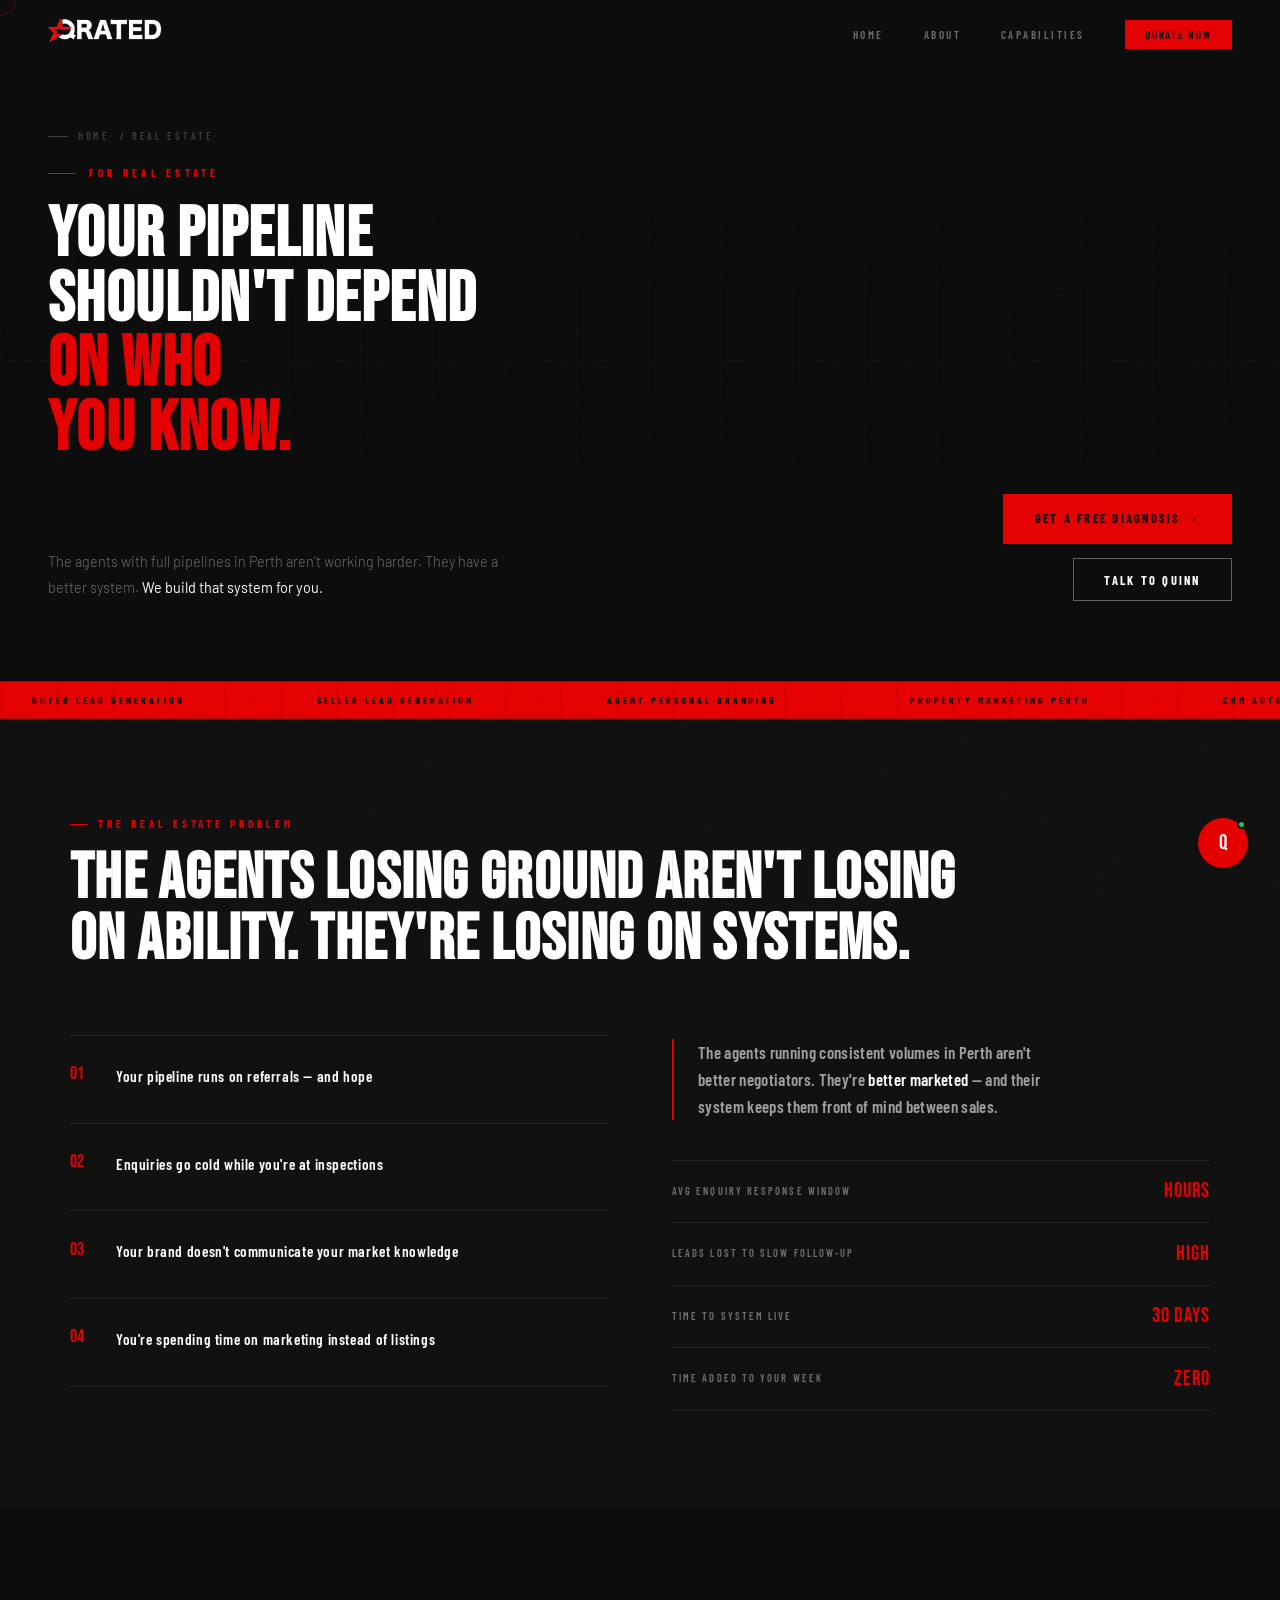
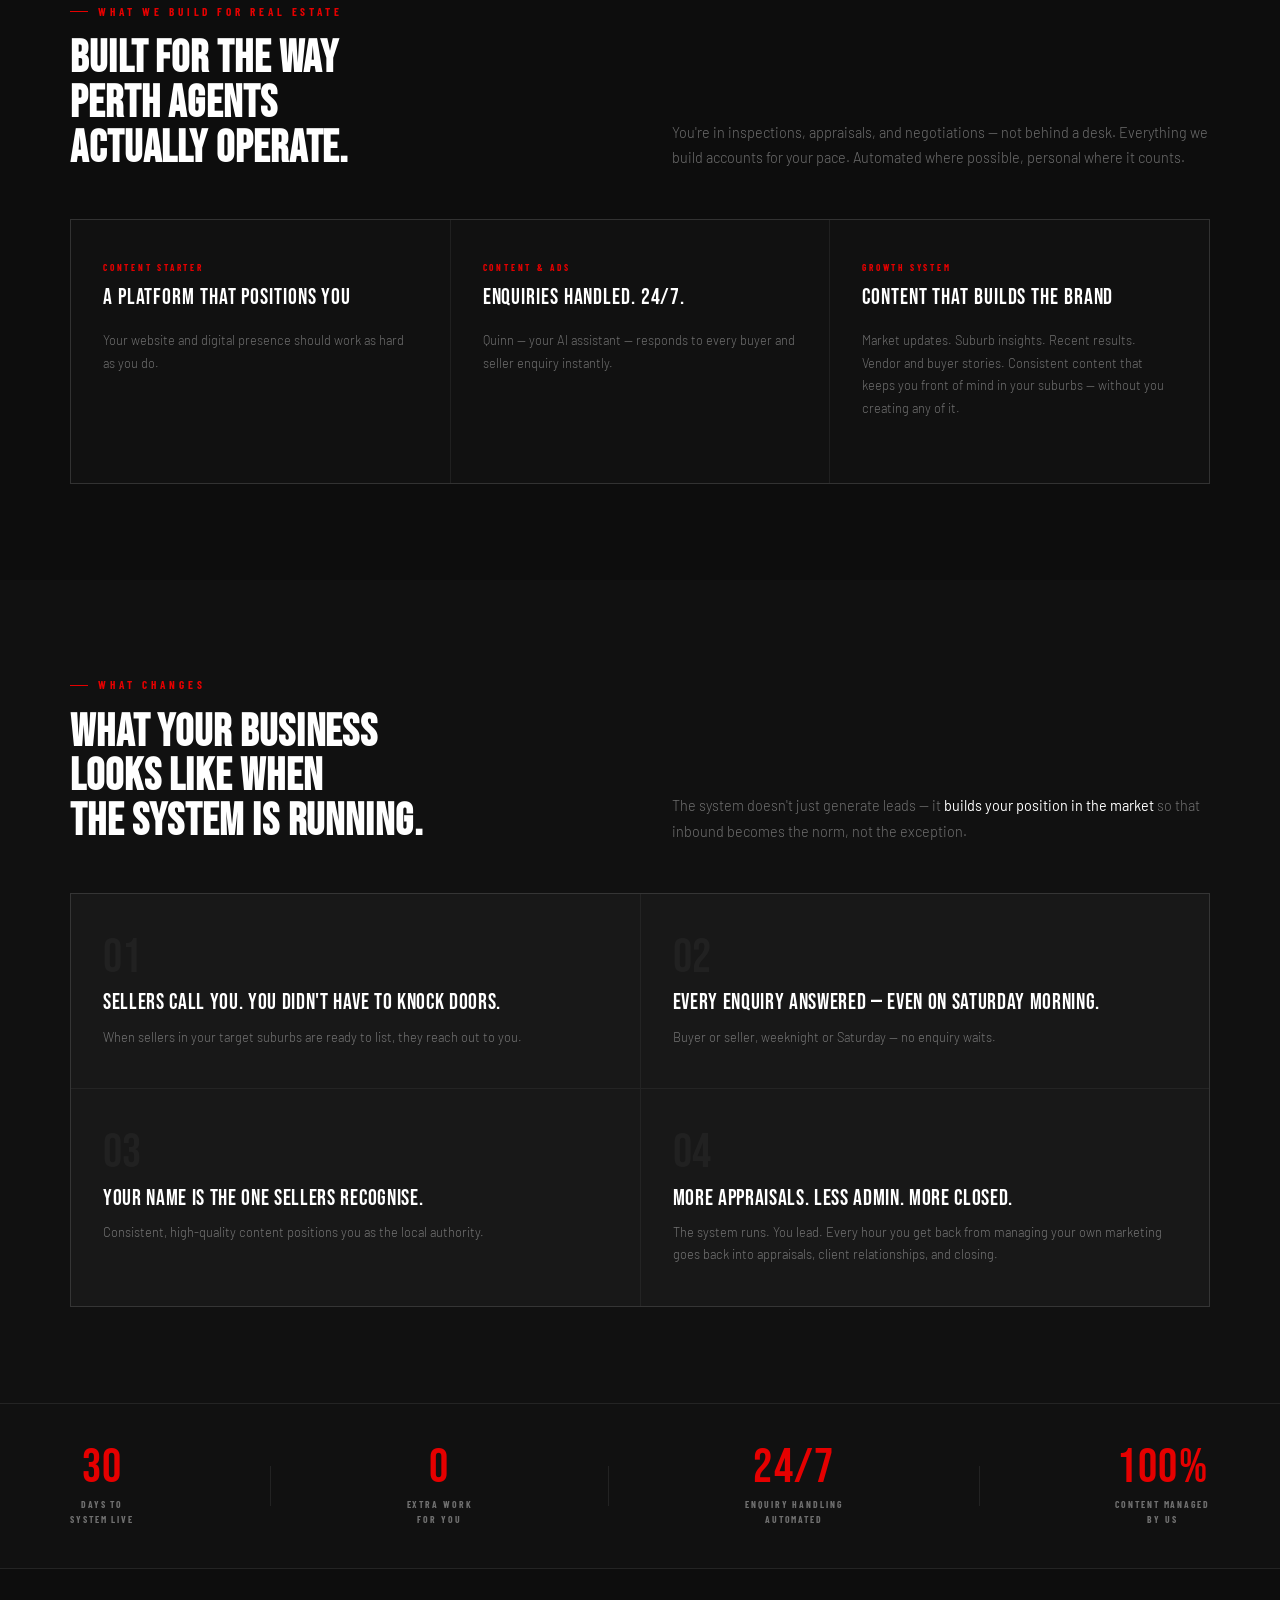
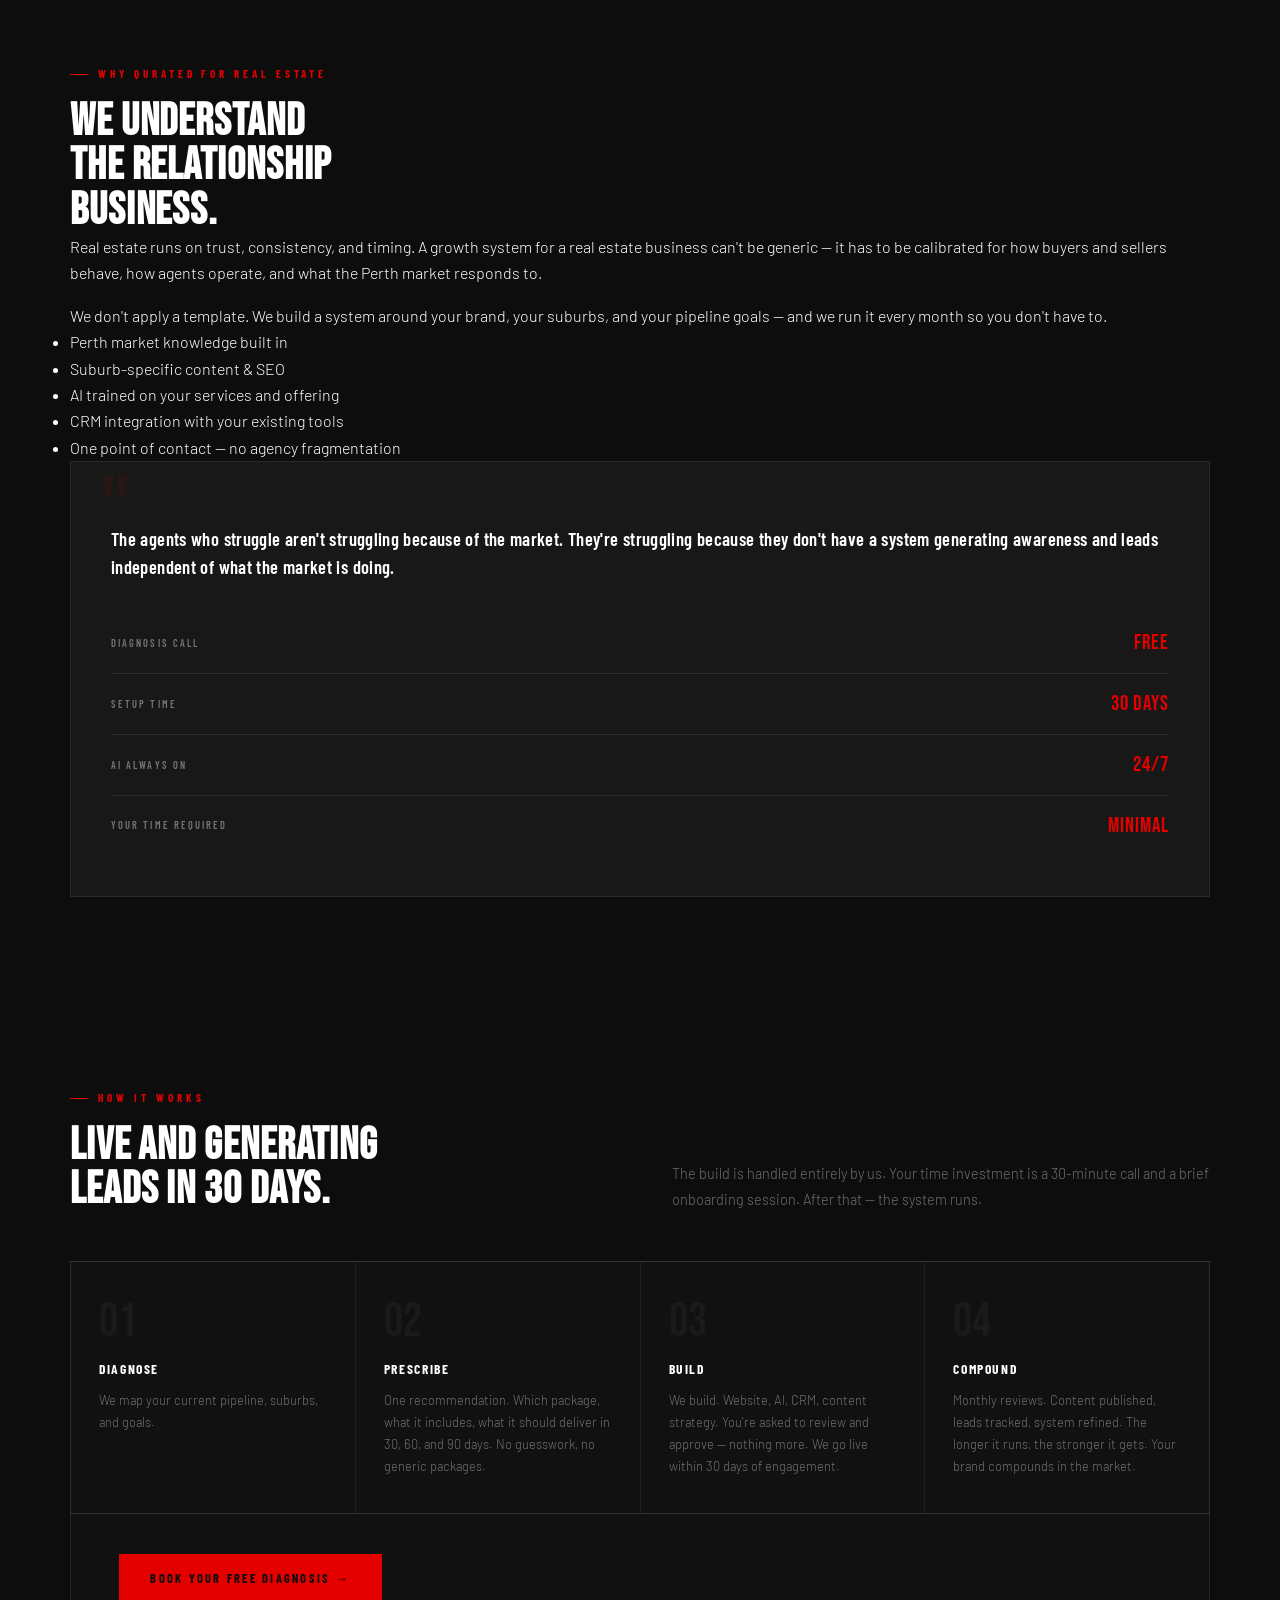
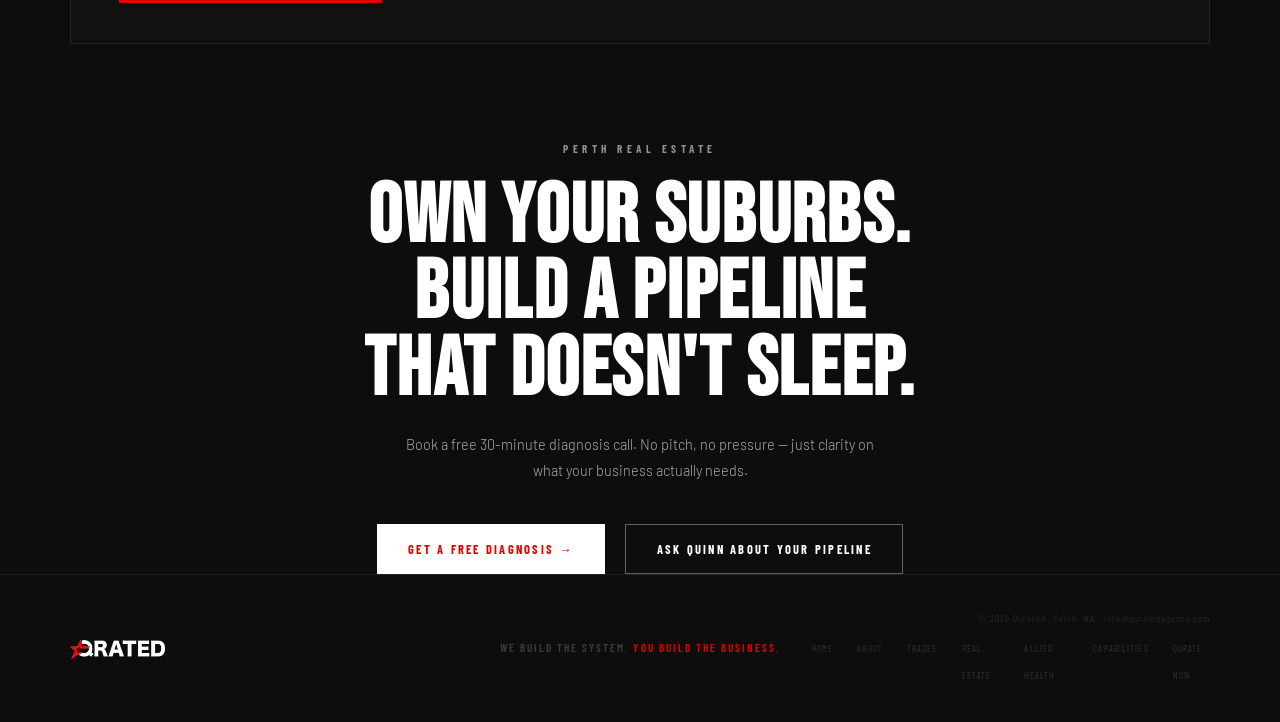
<file: real-estate.html>
<!DOCTYPE html>
<html lang="en">
<head>
<meta charset="UTF-8"/>
<meta name="viewport" content="width=device-width, initial-scale=1.0"/>
<meta name="robots" content="index, follow"/>
<title>Lead Generation for Perth Real Estate | Qurated</title>
<meta name="description" content="Perth real estate agents and property businesses — Qurated builds the lead generation system that makes your pipeline independent of referrals, market cycles, and hope."/>
<meta property="og:title" content="Lead Generation for Perth Real Estate | Qurated"/>
<meta property="og:description" content="Your pipeline shouldn't depend on who you know."/>
<meta property="og:image" content="https://www.quratedagency.com/og-image.png"/>
<link rel="canonical" href="https://www.quratedagency.com/real-estate"/>
<link rel="icon" type="image/png" href="favicon.png"/>
<link rel="preconnect" href="https://fonts.googleapis.com"/>
<link rel="preconnect" href="https://fonts.gstatic.com" crossorigin/>
<link rel="preload" as="image" href="logo_long_white.png"/>
<link rel="preload" as="style" href="https://fonts.googleapis.com/css2?family=Bebas+Neue&family=Barlow:wght@300;400;500&family=Barlow+Condensed:wght@400;500;600;700&display=swap" onload="this.rel='stylesheet'"/><noscript><link rel="stylesheet" href="https://fonts.googleapis.com/css2?family=Bebas+Neue&family=Barlow:wght@300;400;500&family=Barlow+Condensed:wght@400;500;600;700&display=swap"/></noscript>
<link rel="stylesheet" href="style.css"/>

<script type="application/ld+json">{
  "@context":"https://schema.org",
  "@type":"Service",
  "name":"Lead Generation for Perth Real Estate",
  "provider":{"@type":"LocalBusiness","name":"Qurated","url":"https://www.quratedagency.com"},
  "description":"Lead generation systems for Perth real estate agents and property businesses.",
  "areaServed":{"@type":"City","name":"Perth"}
}</script>
</head>
<body>
<div class="cursor" id="cursor"></div>
<div class="cursor-ring" id="cursor-ring"></div>

<nav id="nav">
  <a href="/" class="nav-logo"><img src="logo_long_white.png" alt="Qurated" width="200" height="28"/></a>
  <ul class="nav-links">
    <li><a href="/">Home</a></li>
    <li><a href="/about">About</a></li>
    <li><a href="/capabilities">Capabilities</a></li>
    <li><a href="/contact" class="nav-cta">Qurate Now</a></li>
  </ul>
  <button class="hamburger" id="hamburger" aria-label="Menu"><span></span><span></span><span></span></button>
</nav>
<div class="mobile-menu" id="mobile-menu">
  <a href="/" onclick="closeMobile()">Home</a>
  <a href="/about" onclick="closeMobile()">About</a>
  <a href="/trades" onclick="closeMobile()">Trades</a>
  <a href="/real-estate" onclick="closeMobile()">Real Estate</a>
  <a href="/allied-health" onclick="closeMobile()">Allied Health</a>
  <a href="/capabilities" onclick="closeMobile()">Capabilities</a>
  <a href="/contact" class="m-cta" onclick="closeMobile()">Qurate Now →</a>
</div>

<!-- HERO -->
<section class="vhero">
  <div class="hero-grid"></div>
  <div class="vhero-content">
    <div class="vhero-crumb"><a href="/">Home</a> / Real Estate</div>
    <div class="vhero-eye">For Real Estate</div>
    <h1 class="vhero-hl">Your Pipeline<br>Shouldn't Depend<br><span class="r">On Who<br>You Know.</span></h1>
    <div class="vhero-row">
      <p class="vhero-sub">The agents with full pipelines in Perth aren't working harder. They have a better system. <strong>We build that system for you.</strong></p>
      <div class="vhero-acts">
        <a href="/contact" class="btn btn-red">Get a Free Diagnosis →</a>
        <button class="btn btn-ghost-w" onclick="openQuinn()">Talk to Quinn</button>
      </div>
    </div>
  </div>
</section>

<div class="mq" aria-hidden="true"><div class="mq-track">
  <span class="mq-item">Buyer lead generation</span><span class="mq-item mq-dot">·</span>
  <span class="mq-item">Seller lead generation</span><span class="mq-item mq-dot">·</span>
  <span class="mq-item">Agent personal branding</span><span class="mq-item mq-dot">·</span>
  <span class="mq-item">Property marketing Perth</span><span class="mq-item mq-dot">·</span>
  <span class="mq-item">CRM automation</span><span class="mq-item mq-dot">·</span>
  <span class="mq-item">AI enquiry handling</span><span class="mq-item mq-dot">·</span>
  <span class="mq-item">Listing pipeline</span><span class="mq-item mq-dot">·</span>
  <span class="mq-item">Buyer lead generation</span><span class="mq-item mq-dot">·</span>
  <span class="mq-item">Seller lead generation</span><span class="mq-item mq-dot">·</span>
  <span class="mq-item">Agent personal branding</span><span class="mq-item mq-dot">·</span>
  <span class="mq-item">Property marketing Perth</span><span class="mq-item mq-dot">·</span>
  <span class="mq-item">CRM automation</span><span class="mq-item mq-dot">·</span>
  <span class="mq-item">AI enquiry handling</span><span class="mq-item mq-dot">·</span>
  <span class="mq-item">Listing pipeline</span><span class="mq-item mq-dot">·</span>
</div></div>

<!-- PAIN POINTS -->
<section class="prob-sec sec">
  <div class="inner">
    <div class="prob-headline-wrap reveal">
      <div class="ew">The real estate problem</div>
      <h2 class="prob-headline">The agents losing ground aren't losing on ability. They're losing on systems.</h2>
    </div>
    <div class="prob-layout">
      <div class="prob-list reveal rd1">
        <div class="prob-item"><div class="p-n">01</div><div class="p-t"><strong>Your pipeline runs on referrals — and hope</strong></div></div>
        <div class="prob-item"><div class="p-n">02</div><div class="p-t"><strong>Enquiries go cold while you're at inspections</strong></div></div>
        <div class="prob-item"><div class="p-n">03</div><div class="p-t"><strong>Your brand doesn't communicate your market knowledge</strong></div></div>
        <div class="prob-item"><div class="p-n">04</div><div class="p-t"><strong>You're spending time on marketing instead of listings</strong></div></div>
      </div>
      <div class="prob-aside reveal rd2">
        <p class="prob-statement">The agents running consistent volumes in Perth aren't better negotiators. They're <em>better marketed</em> — and their system keeps them front of mind between sales.</p>
        <div class="prob-stats">
          <div class="pstat"><span class="pstat-lbl">Avg enquiry response window</span><span class="pstat-val">Hours</span></div>
          <div class="pstat"><span class="pstat-lbl">Leads lost to slow follow-up</span><span class="pstat-val">High</span></div>
          <div class="pstat"><span class="pstat-lbl">Time to system live</span><span class="pstat-val">30 Days</span></div>
          <div class="pstat"><span class="pstat-lbl">Time added to your week</span><span class="pstat-val">Zero</span></div>
        </div>
      </div>
    </div>
  </div>
</section>

<!-- WHAT WE BUILD FOR REAL ESTATE -->
<section class="svc-sec sec">
  <div class="inner">
    <div class="svc-hdr reveal">
      <div>
        <div class="ew">What we build for real estate</div>
        <h2 class="sh">Built for the way<br>Perth agents<br>actually operate.</h2>
      </div>
      <p class="sb">You're in inspections, appraisals, and negotiations — not behind a desk. Everything we build accounts for your pace. Automated where possible, personal where it counts.</p>
    </div>
    <div class="svc-grid">
      <div class="svc-card reveal">
        <div class="svc-tag">Content Starter</div>
        <div class="svc-name">A Platform That Positions You</div>
        <p class="svc-desc">Your website and digital presence should work as hard as you do.</p>
      </div>
      <div class="svc-card reveal rd1">
        <div class="svc-tag">Content & Ads</div>
        <div class="svc-name">Enquiries Handled. 24/7.</div>
        <p class="svc-desc">Quinn — your AI assistant — responds to every buyer and seller enquiry instantly.</p>
      </div>
      <div class="svc-card reveal rd2">
        <div class="svc-tag">Growth System</div>
        <div class="svc-name">Content That Builds the Brand</div>
        <p class="svc-desc">Market updates. Suburb insights. Recent results. Vendor and buyer stories. Consistent content that keeps you front of mind in your suburbs — without you creating any of it.</p>
      </div>
    </div>
  </div>
</section>

<!-- OUTCOMES -->
<section class="sec" style="background:var(--s1);">
  <div class="inner">
    <div class="svc-hdr reveal">
      <div>
        <div class="ew">What changes</div>
        <h2 class="sh">What your business<br>looks like when<br>the system is running.</h2>
      </div>
      <p class="sb">The system doesn't just generate leads — it <strong>builds your position in the market</strong> so that inbound becomes the norm, not the exception.</p>
    </div>
    <div class="outcome-grid">
      <div class="outcome-card reveal">
        <div class="outcome-icon">01</div>
        <div class="outcome-title">Sellers call you. You didn't have to knock doors.</div>
        <p class="outcome-body">When sellers in your target suburbs are ready to list, they reach out to you.</p>
      </div>
      <div class="outcome-card reveal rd1">
        <div class="outcome-icon">02</div>
        <div class="outcome-title">Every enquiry answered — even on Saturday morning.</div>
        <p class="outcome-body">Buyer or seller, weeknight or Saturday — no enquiry waits.</p>
      </div>
      <div class="outcome-card reveal rd2">
        <div class="outcome-icon">03</div>
        <div class="outcome-title">Your name is the one sellers recognise.</div>
        <p class="outcome-body">Consistent, high-quality content positions you as the local authority.</p>
      </div>
      <div class="outcome-card reveal rd3">
        <div class="outcome-icon">04</div>
        <div class="outcome-title">More appraisals. Less admin. More closed.</div>
        <p class="outcome-body">The system runs. You lead. Every hour you get back from managing your own marketing goes back into appraisals, client relationships, and closing.</p>
      </div>
    </div>
  </div>
</section>

<!-- TRUST BAND -->
<div class="trust-band">
  <div class="trust-inner">
    <div class="trust-stat"><span class="trust-num">30</span><span class="trust-lbl">Days to<br>system live</span></div>
    <div class="trust-divider"></div>
    <div class="trust-stat"><span class="trust-num">0</span><span class="trust-lbl">Extra work<br>for you</span></div>
    <div class="trust-divider"></div>
    <div class="trust-stat"><span class="trust-num">24/7</span><span class="trust-lbl">Enquiry handling<br>automated</span></div>
    <div class="trust-divider"></div>
    <div class="trust-stat"><span class="trust-num">100%</span><span class="trust-lbl">Content managed<br>by us</span></div>
  </div>
</div>

<!-- SPLIT: WHY QURATED FOR RE -->
<section class="sec" style="background:var(--black);">
  <div class="inner">
    <div class="split-layout">
      <div class="reveal">
        <div class="ew">Why Qurated for real estate</div>
        <h2 class="sh">We understand<br>the relationship<br>business.</h2>
        <p class="split-body">Real estate runs on trust, consistency, and timing. A growth system for a real estate business can't be generic — it has to be calibrated for how buyers and sellers behave, how agents operate, and what the Perth market responds to.</p>
        <p class="split-body" style="margin-top:1rem;">We don't apply a template. We build a system around your brand, your suburbs, and your pipeline goals — and we run it every month so you don't have to.</p>
        <ul class="split-checks">
          <li>Perth market knowledge built in</li>
          <li>Suburb-specific content & SEO</li>
          <li>AI trained on your services and offering</li>
          <li>CRM integration with your existing tools</li>
          <li>One point of contact — no agency fragmentation</li>
        </ul>
      </div>
      <div class="reveal rd1">
        <div class="why-box">
          <p class="why-quote">The agents who struggle aren't struggling because of the market. They're struggling because they don't have a system generating awareness and leads independent of what the market is doing.</p>
          <div class="why-stats">
            <div class="wstat"><span class="wstat-lbl">Diagnosis call</span><span class="wstat-val">Free</span></div>
            <div class="wstat"><span class="wstat-lbl">Setup time</span><span class="wstat-val">30 Days</span></div>
            <div class="wstat"><span class="wstat-lbl">AI always on</span><span class="wstat-val">24/7</span></div>
            <div class="wstat"><span class="wstat-lbl">Your time required</span><span class="wstat-val">Minimal</span></div>
          </div>
        </div>
      </div>
    </div>
  </div>
</section>

<!-- PROCESS -->
<section class="proc-sec sec">
  <div class="inner">
    <div class="proc-hdr reveal">
      <div>
        <div class="ew">How it works</div>
        <h2 class="sh">Live and generating<br>leads in 30 days.</h2>
      </div>
      <p class="sb">The build is handled entirely by us. Your time investment is a 30-minute call and a brief onboarding session. After that — the system runs.</p>
    </div>
    <div class="proc-steps">
      <div class="proc-step reveal"><div class="proc-n">01</div><div class="proc-title">Diagnose</div><p class="proc-desc">We map your current pipeline, suburbs, and goals.</p></div>
      <div class="proc-step reveal rd1"><div class="proc-n">02</div><div class="proc-title">Prescribe</div><p class="proc-desc">One recommendation. Which package, what it includes, what it should deliver in 30, 60, and 90 days. No guesswork, no generic packages.</p></div>
      <div class="proc-step reveal rd2"><div class="proc-n">03</div><div class="proc-title">Build</div><p class="proc-desc">We build. Website, AI, CRM, content strategy. You're asked to review and approve — nothing more. We go live within 30 days of engagement.</p></div>
      <div class="proc-step reveal rd3"><div class="proc-n">04</div><div class="proc-title">Compound</div><p class="proc-desc">Monthly reviews. Content published, leads tracked, system refined. The longer it runs, the stronger it gets. Your brand compounds in the market.</p></div>
    </div>
    <div class="proc-cta reveal">
      <a href="/contact" class="btn btn-red">Book Your Free Diagnosis →</a>
    </div>
  </div>
</section>

<!-- CTA BAND -->
<section class="cta-band">
  <div class="cta-grid"></div>
  <div class="cta-inner">
    <div class="cta-eye">Perth real estate</div>
    <h2 class="cta-hl">Own your suburbs.<br>Build a pipeline<br>that doesn't sleep.</h2>
    <p class="cta-sub">Book a free 30-minute diagnosis call. No pitch, no pressure — just clarity on what your business actually needs.</p>
    <div class="cta-acts">
      <a href="/contact" class="btn btn-white">Get a Free Diagnosis →</a>
      <button class="btn btn-ghost-w" onclick="openQuinn()">Ask Quinn about your pipeline</button>
    </div>
  </div>
</section>

<footer>
  <div class="footer-inner">
    <a href="/" class="footer-logo"><img src="logo_long_white.png" alt="Qurated" width="180" height="24"/></a>
    <p class="footer-tag">We build the system. <em>You build the business.</em></p>
    <div>
      <p class="footer-copy">© 2026 Qurated · Perth, WA · <a href="mailto:info@quratedagency.com">info@quratedagency.com</a></p>
      <ul class="footer-links">
        <li><a href="/">Home</a></li>
        <li><a href="/about">About</a></li>
        <li><a href="/trades">Trades</a></li>
        <li><a href="/real-estate">Real Estate</a></li>
        <li><a href="/allied-health">Allied Health</a></li>
        <li><a href="/capabilities">Capabilities</a></li>
        <li><a href="/contact">Qurate Now</a></li>
      </ul>
    </div>
  </div>
</footer>

<script>const QUINN_PAGE='realestate';</script>
<div class="quinn-bubble" id="quinn-bubble">
  <div class="q-proactive" id="q-proactive" onclick="openQuinn()">Where's your pipeline at right now? →</div>
  <div class="q-panel" id="q-panel">
    <div class="q-hd"><div class="q-av">Q</div><div><div class="q-nm">Quinn</div><div class="q-st">Online now · Qurated AI</div></div></div>
    <div class="q-msgs" id="q-msgs"><div class="q-typing" id="q-typing"><span></span><span></span><span></span></div></div>
    <div class="q-chips hidden" id="q-chips"></div>
    <div class="q-input-row"><input class="q-input" id="q-input" type="text" placeholder="Or type a message..." autocomplete="off"/><button class="q-send" id="q-send" aria-label="Send">→</button></div>
  </div>
  <button class="q-toggle" id="q-toggle" aria-label="Chat with Quinn"><span class="q-toggle-q">Q</span><span class="q-badge"></span></button>
</div>


<script src="main.js" defer></script>
<script src="quinn-widget.js" defer></script>
</body>
</html>
</file>
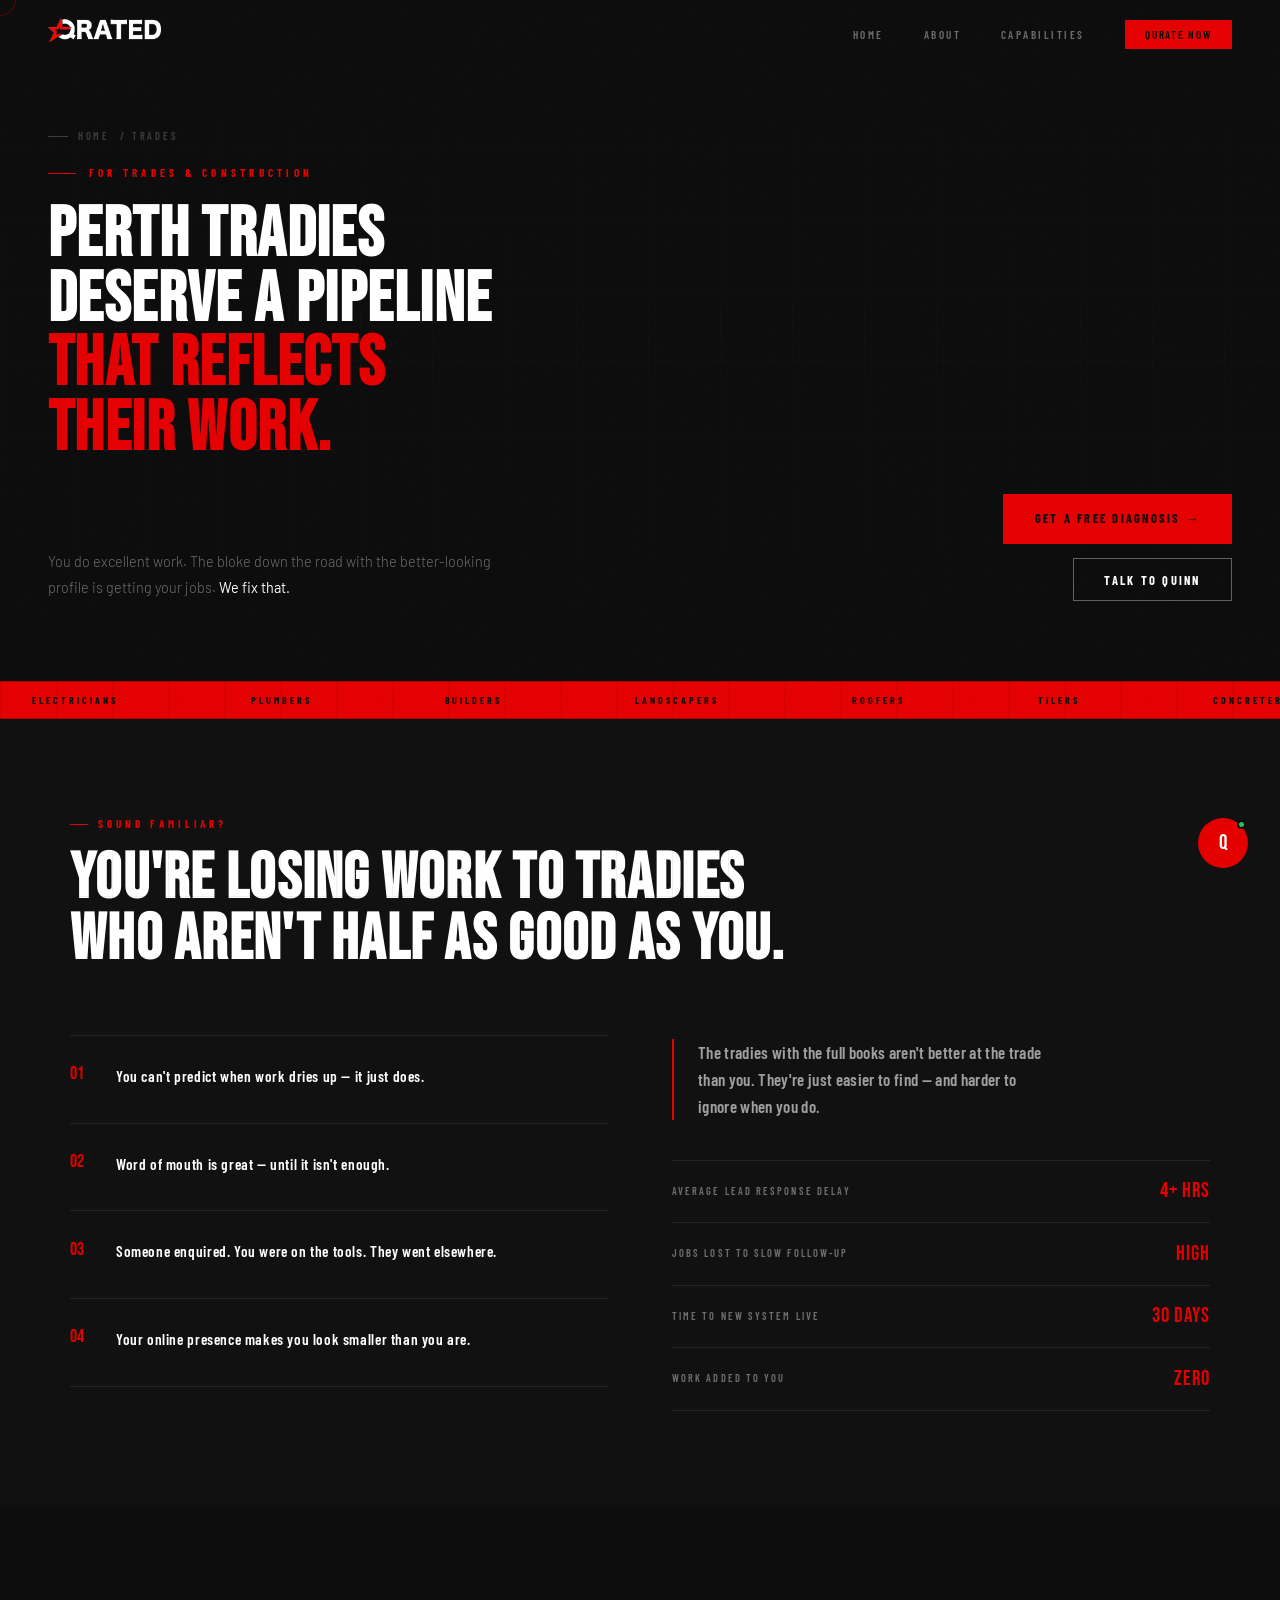
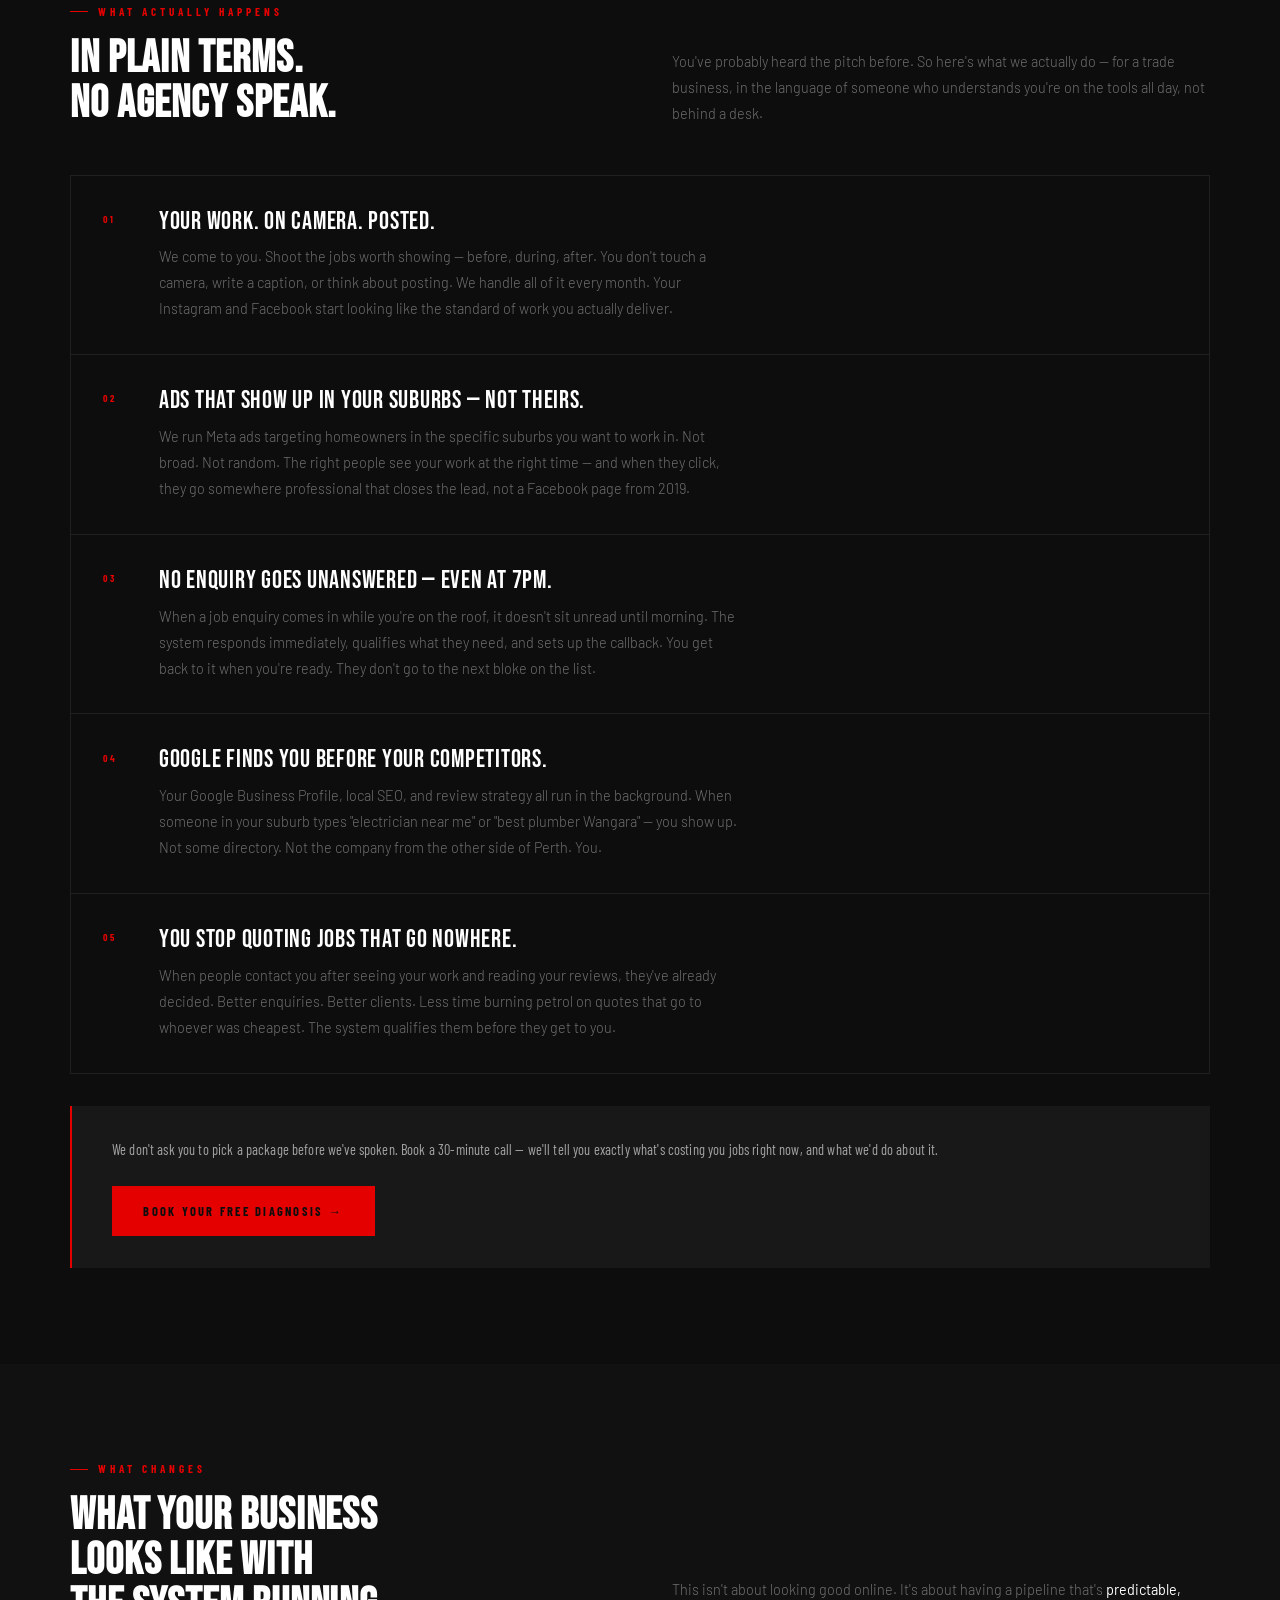
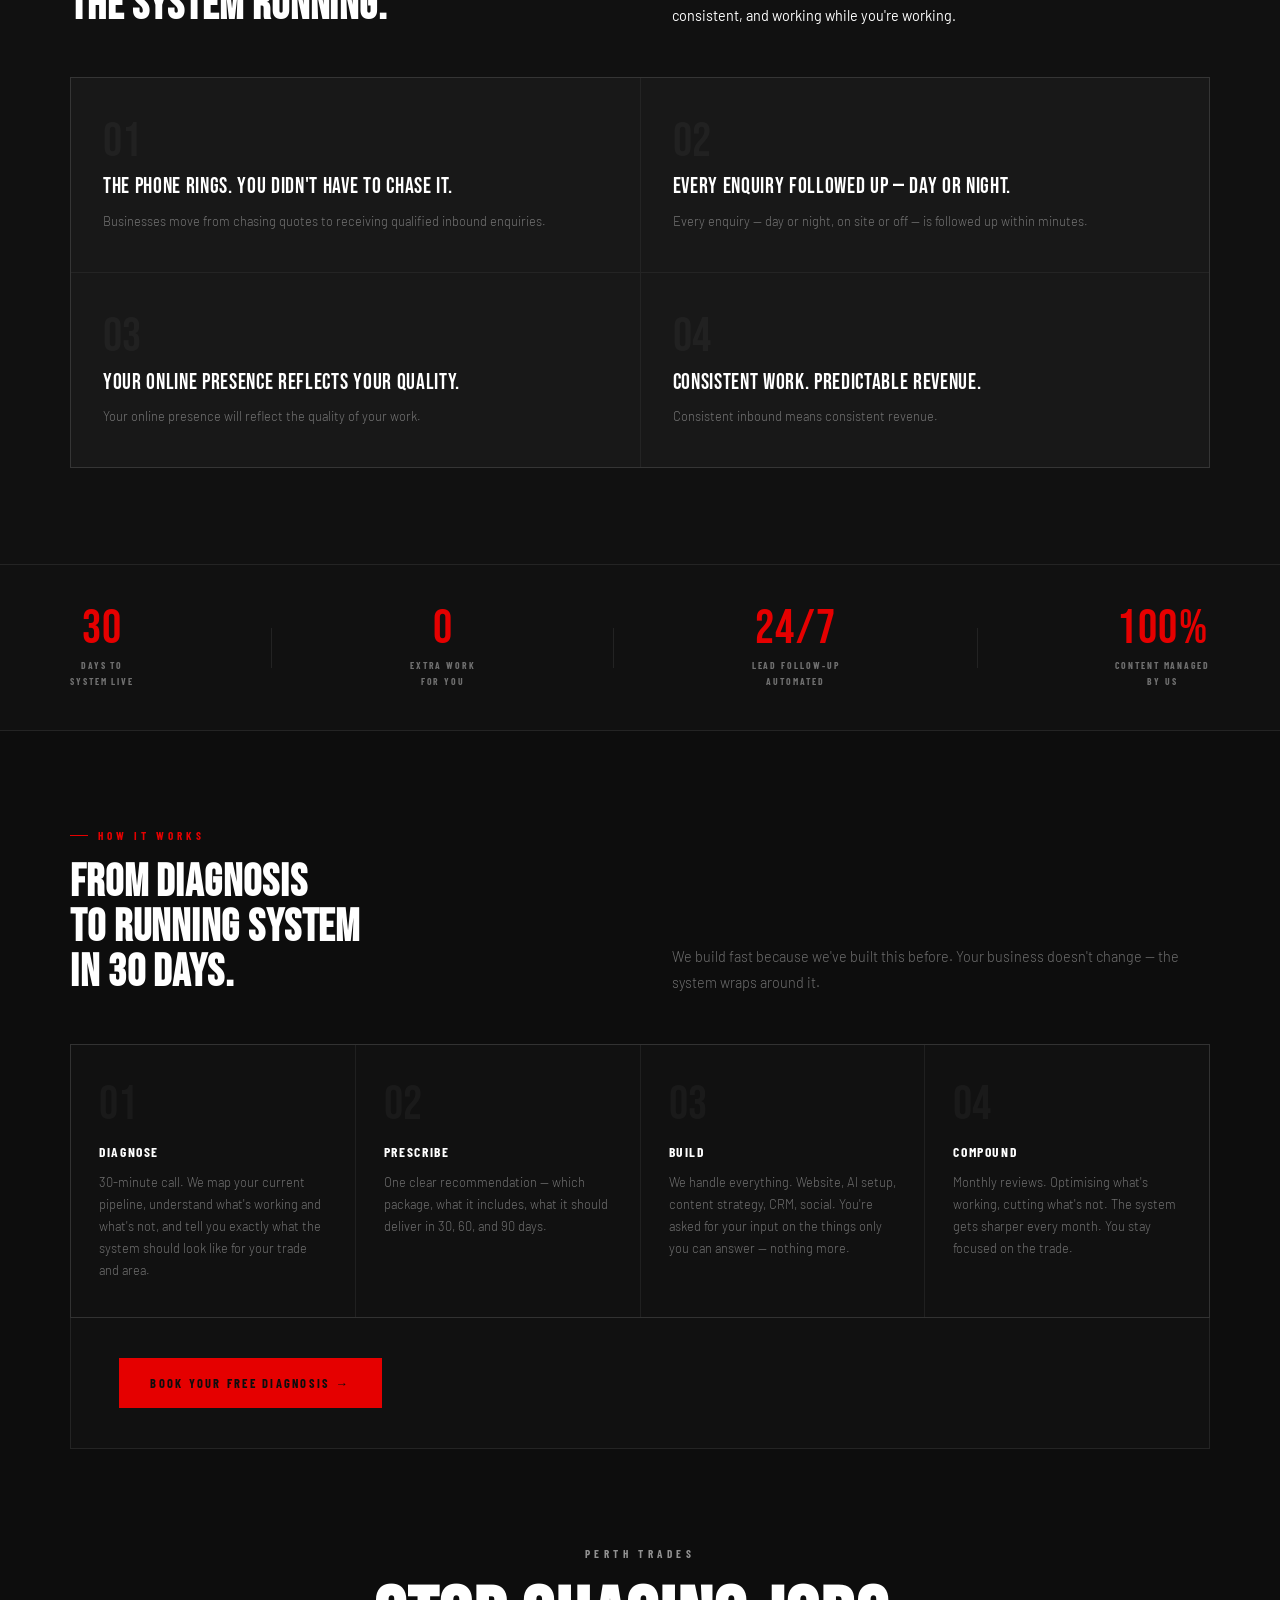
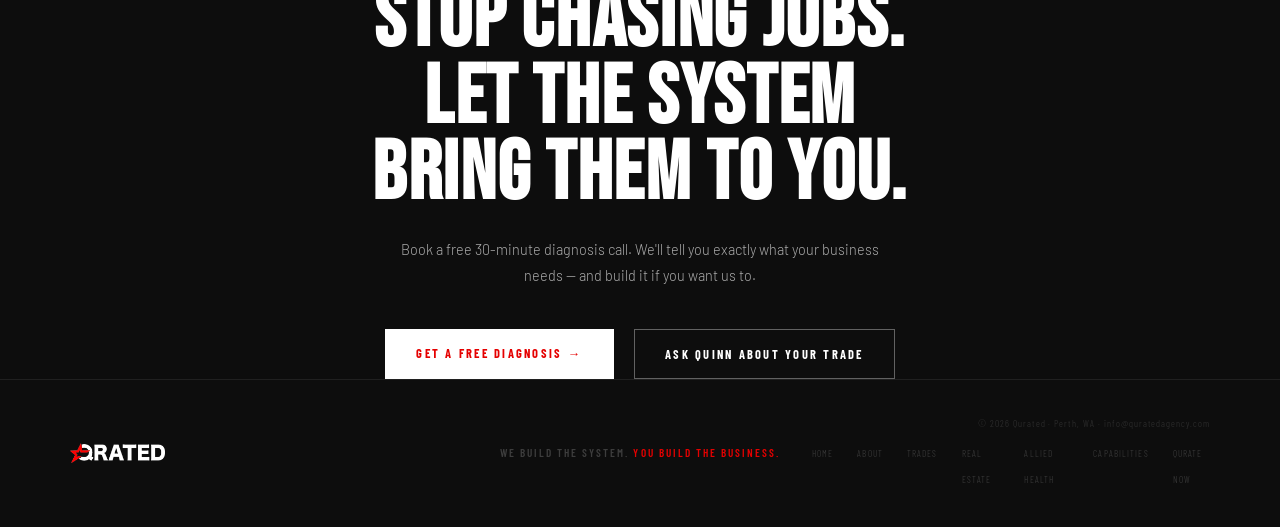
<file: trades.html>
<!DOCTYPE html>
<html lang="en">
<head>
<meta charset="UTF-8"/>
<meta name="viewport" content="width=device-width, initial-scale=1.0"/>
<meta name="robots" content="index, follow"/>
<title>Lead Generation for Perth Tradies | Qurated</title>
<meta name="description" content="Perth's best tradies do excellent work with quiet phones. Qurated builds the lead generation system — website, AI follow-up, and content — so your pipeline reflects your quality."/>
<meta property="og:title" content="Lead Generation for Perth Tradies | Qurated"/>
<meta property="og:description" content="Stop chasing jobs. Let the system do it."/>
<meta property="og:image" content="https://www.quratedagency.com/og-image.png"/>
<link rel="canonical" href="https://www.quratedagency.com/trades"/>
<link rel="icon" type="image/png" href="favicon.png"/>
<link rel="preconnect" href="https://fonts.googleapis.com"/>
<link rel="preconnect" href="https://fonts.gstatic.com" crossorigin/>
<link rel="preload" as="image" href="logo_long_white.png"/>
<link rel="preload" as="style" href="https://fonts.googleapis.com/css2?family=Bebas+Neue&family=Barlow:wght@300;400;500&family=Barlow+Condensed:wght@400;500;600;700&display=swap" onload="this.rel='stylesheet'"/><noscript><link rel="stylesheet" href="https://fonts.googleapis.com/css2?family=Bebas+Neue&family=Barlow:wght@300;400;500&family=Barlow+Condensed:wght@400;500;600;700&display=swap"/></noscript>
<link rel="stylesheet" href="style.css"/>

<script type="application/ld+json">{
  "@context":"https://schema.org",
  "@type":"Service",
  "name":"Lead Generation for Perth Tradespeople",
  "provider":{"@type":"LocalBusiness","name":"Qurated","url":"https://www.quratedagency.com"},
  "description":"Lead generation systems for Perth trade and construction businesses — website, AI automation, CRM, and content.",
  "areaServed":{"@type":"City","name":"Perth"}
}</script>
</head>
<body>
<div class="cursor" id="cursor"></div>
<div class="cursor-ring" id="cursor-ring"></div>

<nav id="nav">
  <a href="/" class="nav-logo"><img src="logo_long_white.png" alt="Qurated" width="200" height="28"/></a>
  <ul class="nav-links">
    <li><a href="/">Home</a></li>
    <li><a href="/about">About</a></li>
    <li><a href="/capabilities">Capabilities</a></li>
    <li><a href="/contact" class="nav-cta">Qurate Now</a></li>
  </ul>
  <button class="hamburger" id="hamburger" aria-label="Menu"><span></span><span></span><span></span></button>
</nav>
<div class="mobile-menu" id="mobile-menu">
  <a href="/" onclick="closeMobile()">Home</a>
  <a href="/about" onclick="closeMobile()">About</a>
  <a href="/trades" onclick="closeMobile()">Trades</a>
  <a href="/real-estate" onclick="closeMobile()">Real Estate</a>
  <a href="/allied-health" onclick="closeMobile()">Allied Health</a>
  <a href="/capabilities" onclick="closeMobile()">Capabilities</a>
  <a href="/contact" class="m-cta" onclick="closeMobile()">Qurate Now →</a>
</div>

<!-- HERO -->
<section class="vhero">
  <div class="hero-grid"></div>
  <div class="vhero-content">
    <div class="vhero-crumb"><a href="/">Home</a> / Trades</div>
    <div class="vhero-eye">For Trades & Construction</div>
    <h1 class="vhero-hl">Perth Tradies<br>Deserve a Pipeline<br><span class="r">That Reflects<br>Their Work.</span></h1>
    <div class="vhero-row">
      <p class="vhero-sub">You do excellent work. The bloke down the road with the better-looking profile is getting your jobs. <strong>We fix that.</strong></p>
      <div class="vhero-acts">
        <a href="/contact" class="btn btn-red">Get a Free Diagnosis →</a>
        <button class="btn btn-ghost-w" onclick="openQuinn()">Talk to Quinn</button>
      </div>
    </div>
  </div>
</section>

<div class="mq" aria-hidden="true"><div class="mq-track">
  <span class="mq-item">Electricians</span><span class="mq-item mq-dot">·</span>
  <span class="mq-item">Plumbers</span><span class="mq-item mq-dot">·</span>
  <span class="mq-item">Builders</span><span class="mq-item mq-dot">·</span>
  <span class="mq-item">Landscapers</span><span class="mq-item mq-dot">·</span>
  <span class="mq-item">Roofers</span><span class="mq-item mq-dot">·</span>
  <span class="mq-item">Tilers</span><span class="mq-item mq-dot">·</span>
  <span class="mq-item">Concreters</span><span class="mq-item mq-dot">·</span>
  <span class="mq-item">Painters</span><span class="mq-item mq-dot">·</span>
  <span class="mq-item">HVAC</span><span class="mq-item mq-dot">·</span>
  <span class="mq-item">Shopfitters</span><span class="mq-item mq-dot">·</span>
  <span class="mq-item">Electricians</span><span class="mq-item mq-dot">·</span>
  <span class="mq-item">Plumbers</span><span class="mq-item mq-dot">·</span>
  <span class="mq-item">Builders</span><span class="mq-item mq-dot">·</span>
  <span class="mq-item">Landscapers</span><span class="mq-item mq-dot">·</span>
  <span class="mq-item">Roofers</span><span class="mq-item mq-dot">·</span>
  <span class="mq-item">Tilers</span><span class="mq-item mq-dot">·</span>
</div></div>

<!-- PAIN POINTS -->
<section class="prob-sec sec">
  <div class="inner">
    <div class="prob-headline-wrap reveal">
      <div class="ew">Sound familiar?</div>
      <h2 class="prob-headline">You're losing work to tradies<br>who aren't half as good as you.</h2>
    </div>
    <div class="prob-layout">
      <div class="prob-list reveal rd1">
        <div class="prob-item"><div class="p-n">01</div><div class="p-t"><strong>You can't predict when work dries up — it just does.</strong></div></div>
        <div class="prob-item"><div class="p-n">02</div><div class="p-t"><strong>Word of mouth is great — until it isn't enough.</strong></div></div>
        <div class="prob-item"><div class="p-n">03</div><div class="p-t"><strong>Someone enquired. You were on the tools. They went elsewhere.</strong></div></div>
        <div class="prob-item"><div class="p-n">04</div><div class="p-t"><strong>Your online presence makes you look smaller than you are.</strong></div></div>
      </div>
      <div class="prob-aside reveal rd2">
        <p class="prob-statement">The tradies with the full books aren't better at the trade than you. They're just easier to find — and harder to ignore when you do.</p>
        <div class="prob-stats">
          <div class="pstat"><span class="pstat-lbl">Average lead response delay</span><span class="pstat-val">4+ hrs</span></div>
          <div class="pstat"><span class="pstat-lbl">Jobs lost to slow follow-up</span><span class="pstat-val">High</span></div>
          <div class="pstat"><span class="pstat-lbl">Time to new system live</span><span class="pstat-val">30 Days</span></div>
          <div class="pstat"><span class="pstat-lbl">Work added to you</span><span class="pstat-val">Zero</span></div>
        </div>
      </div>
    </div>
  </div>
</section>

<!-- WHAT ACTUALLY HAPPENS -->
<section class="svc-sec sec">
  <div class="inner">
    <div class="svc-hdr reveal">
      <div>
        <div class="ew">What actually happens</div>
        <h2 class="sh">In plain terms.<br>No agency speak.</h2>
      </div>
      <p class="sb">You've probably heard the pitch before. So here's what we actually do — for a trade business, in the language of someone who understands you're on the tools all day, not behind a desk.</p>
    </div>
    <div class="how-list">
      <div class="how-item reveal">
        <div class="how-n">01</div>
        <div class="how-content">
          <div class="how-title">Your work. On camera. Posted.</div>
          <p class="how-body">We come to you. Shoot the jobs worth showing — before, during, after. You don't touch a camera, write a caption, or think about posting. We handle all of it every month. Your Instagram and Facebook start looking like the standard of work you actually deliver.</p>
        </div>
      </div>
      <div class="how-item reveal rd1">
        <div class="how-n">02</div>
        <div class="how-content">
          <div class="how-title">Ads that show up in your suburbs — not theirs.</div>
          <p class="how-body">We run Meta ads targeting homeowners in the specific suburbs you want to work in. Not broad. Not random. The right people see your work at the right time — and when they click, they go somewhere professional that closes the lead, not a Facebook page from 2019.</p>
        </div>
      </div>
      <div class="how-item reveal rd2">
        <div class="how-n">03</div>
        <div class="how-content">
          <div class="how-title">No enquiry goes unanswered — even at 7pm.</div>
          <p class="how-body">When a job enquiry comes in while you're on the roof, it doesn't sit unread until morning. The system responds immediately, qualifies what they need, and sets up the callback. You get back to it when you're ready. They don't go to the next bloke on the list.</p>
        </div>
      </div>
      <div class="how-item reveal rd3">
        <div class="how-n">04</div>
        <div class="how-content">
          <div class="how-title">Google finds you before your competitors.</div>
          <p class="how-body">Your Google Business Profile, local SEO, and review strategy all run in the background. When someone in your suburb types "electrician near me" or "best plumber Wangara" — you show up. Not some directory. Not the company from the other side of Perth. You.</p>
        </div>
      </div>
      <div class="how-item reveal rd3">
        <div class="how-n">05</div>
        <div class="how-content">
          <div class="how-title">You stop quoting jobs that go nowhere.</div>
          <p class="how-body">When people contact you after seeing your work and reading your reviews, they've already decided. Better enquiries. Better clients. Less time burning petrol on quotes that go to whoever was cheapest. The system qualifies them before they get to you.</p>
        </div>
      </div>
    </div>
    <div class="how-callout reveal">
      <p>We don't ask you to pick a package before we've spoken. Book a 30-minute call — we'll tell you exactly what's costing you jobs right now, and what we'd do about it.</p>
      <a href="/contact" class="btn btn-red" style="margin-top:1.5rem;display:inline-flex;">Book Your Free Diagnosis →</a>
    </div>
  </div>
</section>

<!-- OUTCOMES -->
<section class="sec" style="background:var(--s1);">
  <div class="inner">
    <div class="svc-hdr reveal">
      <div>
        <div class="ew">What changes</div>
        <h2 class="sh">What your business<br>looks like with<br>the system running.</h2>
      </div>
      <p class="sb">This isn't about looking good online. It's about having a pipeline that's <strong>predictable, consistent, and working while you're working.</strong></p>
    </div>
    <div class="outcome-grid">
      <div class="outcome-card reveal">
        <div class="outcome-icon">01</div>
        <div class="outcome-title">The phone rings. You didn't have to chase it.</div>
        <p class="outcome-body">Businesses move from chasing quotes to receiving qualified inbound enquiries.</p>
      </div>
      <div class="outcome-card reveal rd1">
        <div class="outcome-icon">02</div>
        <div class="outcome-title">Every enquiry followed up — day or night.</div>
        <p class="outcome-body">Every enquiry — day or night, on site or off — is followed up within minutes.</p>
      </div>
      <div class="outcome-card reveal rd2">
        <div class="outcome-icon">03</div>
        <div class="outcome-title">Your online presence reflects your quality.</div>
        <p class="outcome-body">Your online presence will reflect the quality of your work.</p>
      </div>
      <div class="outcome-card reveal rd3">
        <div class="outcome-icon">04</div>
        <div class="outcome-title">Consistent work. Predictable revenue.</div>
        <p class="outcome-body">Consistent inbound means consistent revenue.</p>
      </div>
    </div>
  </div>
</section>

<!-- TRUST BAND -->
<div class="trust-band">
  <div class="trust-inner">
    <div class="trust-stat"><span class="trust-num">30</span><span class="trust-lbl">Days to<br>system live</span></div>
    <div class="trust-divider"></div>
    <div class="trust-stat"><span class="trust-num">0</span><span class="trust-lbl">Extra work<br>for you</span></div>
    <div class="trust-divider"></div>
    <div class="trust-stat"><span class="trust-num">24/7</span><span class="trust-lbl">Lead follow-up<br>automated</span></div>
    <div class="trust-divider"></div>
    <div class="trust-stat"><span class="trust-num">100%</span><span class="trust-lbl">Content managed<br>by us</span></div>
  </div>
</div>

<!-- PROCESS FOR TRADIES -->
<section class="proc-sec sec">
  <div class="inner">
    <div class="proc-hdr reveal">
      <div>
        <div class="ew">How it works</div>
        <h2 class="sh">From diagnosis<br>to running system<br>in 30 days.</h2>
      </div>
      <p class="sb">We build fast because we've built this before. Your business doesn't change — the system wraps around it.</p>
    </div>
    <div class="proc-steps">
      <div class="proc-step reveal"><div class="proc-n">01</div><div class="proc-title">Diagnose</div><p class="proc-desc">30-minute call. We map your current pipeline, understand what's working and what's not, and tell you exactly what the system should look like for your trade and area.</p></div>
      <div class="proc-step reveal rd1"><div class="proc-n">02</div><div class="proc-title">Prescribe</div><p class="proc-desc">One clear recommendation — which package, what it includes, what it should deliver in 30, 60, and 90 days.</p></div>
      <div class="proc-step reveal rd2"><div class="proc-n">03</div><div class="proc-title">Build</div><p class="proc-desc">We handle everything. Website, AI setup, content strategy, CRM, social. You're asked for your input on the things only you can answer — nothing more.</p></div>
      <div class="proc-step reveal rd3"><div class="proc-n">04</div><div class="proc-title">Compound</div><p class="proc-desc">Monthly reviews. Optimising what's working, cutting what's not. The system gets sharper every month. You stay focused on the trade.</p></div>
    </div>
    <div class="proc-cta reveal">
      <a href="/contact" class="btn btn-red">Book Your Free Diagnosis →</a>
    </div>
  </div>
</section>

<!-- CTA BAND -->
<section class="cta-band">
  <div class="cta-grid"></div>
  <div class="cta-inner">
    <div class="cta-eye">Perth trades</div>
    <h2 class="cta-hl">Stop chasing jobs.<br>Let the system<br>bring them to you.</h2>
    <p class="cta-sub">Book a free 30-minute diagnosis call. We'll tell you exactly what your business needs — and build it if you want us to.</p>
    <div class="cta-acts">
      <a href="/contact" class="btn btn-white">Get a Free Diagnosis →</a>
      <button class="btn btn-ghost-w" onclick="openQuinn()">Ask Quinn about your trade</button>
    </div>
  </div>
</section>

<footer>
  <div class="footer-inner">
    <a href="/" class="footer-logo"><img src="logo_long_white.png" alt="Qurated" width="180" height="24"/></a>
    <p class="footer-tag">We build the system. <em>You build the business.</em></p>
    <div>
      <p class="footer-copy">© 2026 Qurated · Perth, WA · <a href="mailto:info@quratedagency.com">info@quratedagency.com</a></p>
      <ul class="footer-links">
        <li><a href="/">Home</a></li>
        <li><a href="/about">About</a></li>
        <li><a href="/trades">Trades</a></li>
        <li><a href="/real-estate">Real Estate</a></li>
        <li><a href="/allied-health">Allied Health</a></li>
        <li><a href="/capabilities">Capabilities</a></li>
        <li><a href="/contact">Qurate Now</a></li>
      </ul>
    </div>
  </div>
</footer>

<script>const QUINN_PAGE='trades';</script>
<div class="quinn-bubble" id="quinn-bubble">
  <div class="q-proactive" id="q-proactive" onclick="openQuinn()">What's your biggest challenge right now? →</div>
  <div class="q-panel" id="q-panel">
    <div class="q-hd"><div class="q-av">Q</div><div><div class="q-nm">Quinn</div><div class="q-st">Online now · Qurated AI</div></div></div>
    <div class="q-msgs" id="q-msgs"><div class="q-typing" id="q-typing"><span></span><span></span><span></span></div></div>
    <div class="q-chips hidden" id="q-chips"></div>
    <div class="q-input-row"><input class="q-input" id="q-input" type="text" placeholder="Or type a message..." autocomplete="off"/><button class="q-send" id="q-send" aria-label="Send">→</button></div>
  </div>
  <button class="q-toggle" id="q-toggle" aria-label="Chat with Quinn"><span class="q-toggle-q">Q</span><span class="q-badge"></span></button>
</div>


<script src="main.js" defer></script>
<script src="quinn-widget.js" defer></script>
</body>
</html>
</file>
<file: style.css>
:root{
  --red:#e50000;--red-dk:#b00000;--black:#0d0d0d;
  --s1:#111111;--s2:#181818;--s3:#222222;
  --w100:rgba(255,255,255,1);--w60:rgba(255,255,255,.6);
  --w40:rgba(255,255,255,.4);--w20:rgba(255,255,255,.2);
  --w08:rgba(255,255,255,.08);--w04:rgba(255,255,255,.04);
  --fd:'Bebas Neue',sans-serif;--fc:'Barlow Condensed',sans-serif;--fb:'Barlow',sans-serif;
  --t-display:clamp(2.8rem,5vw,5rem);--t-hero:clamp(3.5rem,6.5vw,7rem);
  --t-section:clamp(2rem,3.5vw,3.5rem);--t-card:1.4rem;
  --t-label:.7rem;--t-body:.9rem;--t-sm:.8rem;
}
*,*::before,*::after{box-sizing:border-box;margin:0;padding:0;}
html{scroll-behavior:smooth;scroll-padding-top:68px;}
section[id]{scroll-margin-top:68px;}
body{background:var(--black);color:var(--w100);font-family:var(--fb);font-weight:300;line-height:1.65;overflow-x:hidden;-webkit-font-smoothing:antialiased;}
::selection{background:var(--red);color:var(--w100);}
::-webkit-scrollbar{width:3px;}::-webkit-scrollbar-track{background:var(--black);}::-webkit-scrollbar-thumb{background:var(--red);}
*{cursor:none!important;}

/* CURSOR */
.cursor{position:fixed;width:8px;height:8px;background:var(--red);border-radius:50%;pointer-events:none;z-index:9999;transform:translate(-50%,-50%);transition:width .2s,height .2s;left:-100px;top:-100px;}
.cursor-ring{position:fixed;width:32px;height:32px;border:1px solid rgba(229,0,0,.35);border-radius:50%;pointer-events:none;z-index:9998;transform:translate(-50%,-50%);transition:width .3s,height .3s,opacity .3s;left:-100px;top:-100px;}
.cursor.h{width:12px;height:12px;}.cursor-ring.h{width:44px;height:44px;opacity:.6;}
body::after{content:'';position:fixed;inset:0;background-image:url("data:image/svg+xml,%3Csvg viewBox='0 0 512 512' xmlns='http://www.w3.org/2000/svg'%3E%3Cfilter id='n'%3E%3CfeTurbulence type='fractalNoise' baseFrequency='0.75' numOctaves='4' stitchTiles='stitch'/%3E%3C/filter%3E%3Crect width='100%25' height='100%25' filter='url(%23n)' opacity='0.03'/%3E%3C/svg%3E");pointer-events:none;z-index:998;opacity:.3;}

/* NAV */
nav{position:fixed;top:0;left:0;right:0;z-index:900;height:68px;display:flex;align-items:center;justify-content:space-between;padding:0 3rem;border-bottom:1px solid transparent;transition:background .4s,border-color .4s;}
nav.scrolled{background:rgba(13,13,13,.97);backdrop-filter:blur(20px);border-bottom-color:var(--w08);}
.nav-logo img{height:24px;width:auto;max-width:170px;object-fit:contain;object-position:left;}
.nav-links{display:flex;align-items:center;gap:2.5rem;list-style:none;}
.nav-links a{font-family:var(--fc);font-size:.7rem;font-weight:600;letter-spacing:.22em;text-transform:uppercase;color:var(--w40);text-decoration:none;transition:color .2s;}
.nav-links a:hover,.nav-links a.active{color:var(--w100);}
.nav-cta{background:var(--red)!important;color:var(--black)!important;padding:.5rem 1.3rem;letter-spacing:.15em!important;transition:background .2s!important;}
.nav-cta:hover{background:var(--w100)!important;color:var(--black)!important;}
.hamburger{display:none;flex-direction:column;gap:5px;background:none;border:none;padding:4px;}
.hamburger span{display:block;width:22px;height:1.5px;background:var(--w100);transition:all .3s;}
.mobile-menu{position:fixed;inset:0;background:var(--black);z-index:800;display:flex;flex-direction:column;align-items:center;justify-content:center;gap:2.5rem;opacity:0;pointer-events:none;transition:opacity .3s;}
.mobile-menu.open{opacity:1;pointer-events:all;}
.mobile-menu a{font-family:var(--fd);font-size:3rem;letter-spacing:.1em;color:var(--w100);text-decoration:none;}
.mobile-menu a:hover{color:var(--red);}
.mobile-menu .m-cta{font-family:var(--fc);font-size:.85rem;font-weight:700;letter-spacing:.2em;text-transform:uppercase;color:var(--black);background:var(--red);padding:.9rem 2.5rem;}

/* SHARED LAYOUT */
.sec{padding:6rem 3rem;}
.inner{max-width:1140px;margin:0 auto;}
.ew{font-family:var(--fc);font-size:var(--t-label);font-weight:700;letter-spacing:.35em;text-transform:uppercase;color:var(--red);margin-bottom:1rem;display:flex;align-items:center;gap:.65rem;}
.ew::before{content:'';display:block;width:18px;height:1px;background:var(--red);}
.sh{font-family:var(--fd);font-size:var(--t-section);line-height:1;letter-spacing:.02em;color:var(--w100);}
.sb{font-size:var(--t-body);color:var(--w40);line-height:1.8;max-width:540px;}
.sb strong{color:var(--w100);font-weight:400;}
.r{color:var(--red);}
.divider{height:1px;background:var(--w08);}
.btn{display:inline-flex;align-items:center;gap:.5rem;font-family:var(--fc);font-size:.78rem;font-weight:700;letter-spacing:.18em;text-transform:uppercase;padding:.85rem 1.9rem;border:1px solid;transition:all .22s;white-space:nowrap;text-decoration:none;}
.btn-red{background:var(--red);border-color:var(--red);color:var(--black);}
.btn-red:hover{background:var(--w100);border-color:var(--w100);}
.btn-ghost{background:transparent;border-color:var(--w20);color:var(--w100);}
.btn-ghost:hover{border-color:var(--w60);}
.btn-white{background:var(--w100);border-color:var(--w100);color:var(--red);}
.btn-white:hover{background:rgba(255,255,255,.9);}
.btn-ghost-w{background:transparent;border-color:rgba(255,255,255,.35);color:var(--w100);}
.btn-ghost-w:hover{border-color:var(--w100);}

/* MARQUEE */
.mq{overflow:hidden;background:var(--red);padding:.6rem 0;border-top:1px solid var(--red-dk);border-bottom:1px solid var(--red-dk);}
.mq-track{display:flex;width:max-content;animation:mq 40s linear infinite;}
.mq-item{font-family:var(--fc);font-size:.62rem;font-weight:700;letter-spacing:.3em;text-transform:uppercase;color:var(--black);padding:0 2rem;white-space:nowrap;}
.mq-dot{opacity:.3;}
@keyframes mq{from{transform:translateX(0);}to{transform:translateX(-50%);}}

/* HOMEPAGE HERO */
#hero{min-height:100vh;display:flex;flex-direction:column;justify-content:flex-end;padding:0 3rem 5.5rem;position:relative;overflow:hidden;}
.hero-grid{position:absolute;inset:0;background-image:linear-gradient(var(--w04) 1px,transparent 1px),linear-gradient(90deg,var(--w04) 1px,transparent 1px);background-size:72px 72px;mask-image:linear-gradient(to bottom,transparent 0%,rgba(0,0,0,.5) 45%,transparent 100%);}
.hero-q{position:absolute;right:-3vw;bottom:-6vh;font-family:var(--fd);font-size:58vw;color:var(--w100);opacity:.022;line-height:1;user-select:none;animation:qdrift 22s ease-in-out infinite alternate;pointer-events:none;}
@keyframes qdrift{from{transform:rotate(-2deg);}to{transform:rotate(1.5deg);}}
.hero-content{position:relative;z-index:1;padding-top:9rem;}
.hero-eye{font-family:var(--fc);font-size:var(--t-label);font-weight:700;letter-spacing:.38em;text-transform:uppercase;color:var(--red);margin-bottom:1.5rem;display:flex;align-items:center;gap:.8rem;opacity:0;animation:fu .7s .1s forwards;}
.hero-eye::before{content:'';display:block;width:28px;height:1px;background:var(--red);}
.hero-hl{font-family:var(--fd);font-size:var(--t-hero);line-height:.9;letter-spacing:.02em;margin-bottom:2.5rem;opacity:0;animation:fu .8s .25s forwards;}
.hero-hl .r{color:var(--red);}
.hero-row{display:flex;align-items:flex-end;justify-content:space-between;gap:3rem;opacity:0;animation:fu .8s .4s forwards;}
.hero-sub{font-size:var(--t-body);color:var(--w40);line-height:1.8;max-width:440px;}
.hero-sub strong{color:var(--w100);font-weight:400;}
.hero-acts{display:flex;flex-direction:column;align-items:flex-end;gap:.9rem;flex-shrink:0;}
.hero-scroll{position:absolute;bottom:2.5rem;left:50%;transform:translateX(-50%);display:flex;flex-direction:column;align-items:center;gap:8px;opacity:0;animation:fu .6s .8s forwards;}
.scroll-line{width:1px;height:44px;background:linear-gradient(to bottom,var(--red),transparent);animation:sp 2.2s ease-in-out infinite;}
.scroll-txt{font-family:var(--fc);font-size:.6rem;letter-spacing:3px;text-transform:uppercase;color:var(--w20);}

/* VERTICAL PAGE HERO — used on trades.html and real-estate.html */
.vhero{min-height:72vh;display:flex;flex-direction:column;justify-content:flex-end;padding:0 3rem 5rem;position:relative;overflow:hidden;background:var(--black);}
.vhero .hero-grid{position:absolute;inset:0;background-image:linear-gradient(var(--w04) 1px,transparent 1px),linear-gradient(90deg,var(--w04) 1px,transparent 1px);background-size:72px 72px;mask-image:linear-gradient(to bottom,transparent 0%,rgba(0,0,0,.4) 50%,transparent 100%);}
.vhero-content{position:relative;z-index:1;padding-top:8rem;}
.vhero-crumb{font-family:var(--fc);font-size:.65rem;font-weight:600;letter-spacing:.28em;text-transform:uppercase;color:var(--w20);margin-bottom:1.2rem;display:flex;align-items:center;gap:.6rem;}
.vhero-crumb::before{content:'';display:block;width:20px;height:1px;background:var(--w20);}
.vhero-crumb a{color:var(--w20);text-decoration:none;transition:color .2s;}
.vhero-crumb a:hover{color:var(--w60);}
.vhero-eye{font-family:var(--fc);font-size:var(--t-label);font-weight:700;letter-spacing:.38em;text-transform:uppercase;color:var(--red);margin-bottom:1.25rem;display:flex;align-items:center;gap:.8rem;opacity:0;animation:fu .7s .1s forwards;}
.vhero-eye::before{content:'';display:block;width:28px;height:1px;background:var(--red);}
.vhero-hl{font-family:var(--fd);font-size:clamp(3rem,5.5vw,6.5rem);line-height:.92;letter-spacing:.02em;margin-bottom:2rem;opacity:0;animation:fu .8s .25s forwards;}
.vhero-row{display:flex;align-items:flex-end;justify-content:space-between;gap:3rem;opacity:0;animation:fu .8s .4s forwards;}
.vhero-sub{font-size:var(--t-body);color:var(--w40);line-height:1.8;max-width:480px;}
.vhero-sub strong{color:var(--w100);font-weight:400;}
.vhero-acts{display:flex;flex-direction:column;align-items:flex-end;gap:.9rem;flex-shrink:0;}

@keyframes fu{from{opacity:0;transform:translateY(18px);}to{opacity:1;transform:translateY(0);}}
@keyframes sp{0%,100%{opacity:.35;}50%{opacity:1;}}

/* PROBLEM SECTION */
#problem,.prob-sec{background:var(--s1);}
.prob-headline-wrap{margin-bottom:4rem;}
.prob-headline{font-family:var(--fd);font-size:var(--t-display);line-height:.95;letter-spacing:.02em;color:var(--w100);max-width:900px;}
.prob-layout{display:grid;grid-template-columns:1fr 1fr;gap:4rem;align-items:start;}
.prob-list{display:flex;flex-direction:column;}
.prob-item{display:flex;gap:1.5rem;padding:1.75rem 0;border-bottom:1px solid var(--w08);}
.prob-item:first-child{border-top:1px solid var(--w08);}
.p-n{font-family:var(--fd);font-size:1.1rem;color:var(--red);line-height:1;flex-shrink:0;width:22px;margin-top:.1rem;}
.p-t strong{font-family:var(--fc);font-size:.95rem;font-weight:600;letter-spacing:.04em;color:var(--w100);display:block;margin-bottom:.35rem;}
.p-t p{font-size:var(--t-sm);color:var(--w40);line-height:1.75;}
.prob-aside{display:flex;flex-direction:column;justify-content:space-between;gap:2.5rem;padding-top:.25rem;}
.prob-statement{font-family:var(--fc);font-size:1.05rem;font-weight:600;color:var(--w60);line-height:1.6;letter-spacing:.02em;border-left:2px solid var(--red);padding-left:1.5rem;max-width:380px;}
.prob-statement em{color:var(--w100);font-style:normal;}
.prob-stats{display:flex;flex-direction:column;gap:0;}
.pstat{display:flex;justify-content:space-between;align-items:center;padding:.85rem 0;border-bottom:1px solid var(--w08);}
.pstat:first-child{border-top:1px solid var(--w08);}
.pstat-lbl{font-family:var(--fc);font-size:.65rem;font-weight:600;letter-spacing:.2em;text-transform:uppercase;color:var(--w40);}
.pstat-val{font-family:var(--fd);font-size:1.3rem;color:var(--red);letter-spacing:.05em;}

/* SERVICES */
#services,.svc-sec{background:var(--black);}
.svc-hdr{display:grid;grid-template-columns:1fr 1fr;gap:4rem;align-items:end;margin-bottom:3rem;}
.svc-grid{display:grid;grid-template-columns:repeat(3,1fr);gap:1px;background:var(--w08);border:1px solid var(--w08);}
.svc-card{background:var(--s1);padding:2.5rem 2rem;position:relative;overflow:hidden;transition:background .3s;}
.svc-card::before{content:'';position:absolute;top:0;left:0;right:0;height:2px;background:var(--red);transform:scaleX(0);transform-origin:left;transition:transform .4s;}
.svc-card:hover{background:var(--s2);}
.svc-card:hover::before{transform:scaleX(1);}
.svc-n{font-family:var(--fd);font-size:3rem;color:var(--w04);line-height:1;margin-bottom:1.25rem;}
.svc-tag{font-family:var(--fc);font-size:.58rem;font-weight:700;letter-spacing:.3em;text-transform:uppercase;color:var(--red);margin-bottom:.3rem;}
.svc-name{font-family:var(--fd);font-size:var(--t-card);letter-spacing:.04em;color:var(--w100);margin-bottom:.75rem;}
.svc-desc{font-size:var(--t-sm);color:var(--w40);line-height:1.75;margin-bottom:1.5rem;}
.svc-list{list-style:none;display:flex;flex-direction:column;gap:.4rem;}
.svc-list li{font-family:var(--fc);font-size:.78rem;font-weight:500;color:var(--w40);display:flex;align-items:center;gap:.6rem;}
.svc-list li::before{content:'';display:block;width:12px;height:1px;background:var(--red);flex-shrink:0;}

/* WHY (homepage only) */
#why{background:var(--s1);}
.why-layout{display:grid;grid-template-columns:1fr 1fr;gap:5rem;align-items:start;margin-top:3rem;}
.why-pts{display:flex;flex-direction:column;margin-top:.5rem;}
.why-pt{padding:1.5rem 0;border-bottom:1px solid var(--w08);}
.why-pt:first-child{border-top:1px solid var(--w08);}
.why-lbl{font-family:var(--fc);font-size:.58rem;font-weight:700;letter-spacing:.3em;text-transform:uppercase;color:var(--red);margin-bottom:.3rem;}
.why-title{font-family:var(--fc);font-size:.95rem;font-weight:700;letter-spacing:.03em;color:var(--w100);margin-bottom:.3rem;}
.why-body{font-size:var(--t-sm);color:var(--w40);line-height:1.72;}
.why-box{background:var(--s2);border:1px solid var(--w08);padding:2.5rem;position:relative;}
.why-box::before{content:'"';position:absolute;top:.25rem;left:1.75rem;font-family:var(--fd);font-size:6rem;color:var(--red);line-height:1;opacity:.07;}
.why-quote{font-family:var(--fc);font-size:1.15rem;font-weight:600;line-height:1.5;letter-spacing:.02em;color:var(--w100);padding-top:1.5rem;margin-bottom:2rem;}
.why-stats{display:flex;flex-direction:column;}
.wstat{display:flex;justify-content:space-between;align-items:center;padding:.8rem 0;border-bottom:1px solid var(--w08);}
.wstat:last-child{border-bottom:none;}
.wstat-lbl{font-family:var(--fc);font-size:.65rem;font-weight:600;letter-spacing:.2em;text-transform:uppercase;color:var(--w40);}
.wstat-val{font-family:var(--fd);font-size:1.3rem;color:var(--red);letter-spacing:.05em;}

/* PROCESS */
#process,.proc-sec{background:var(--black);}
.proc-hdr{display:grid;grid-template-columns:1fr 1fr;gap:4rem;align-items:end;margin-bottom:3rem;}
.proc-steps{display:grid;grid-template-columns:repeat(4,1fr);gap:1px;background:var(--w08);border:1px solid var(--w08);}
.proc-step{background:var(--s1);padding:2.25rem 1.75rem;position:relative;overflow:hidden;transition:background .3s;}
.proc-step:hover{background:var(--s2);}
.proc-step::after{content:'';position:absolute;bottom:0;left:0;right:0;height:2px;background:var(--red);transform:scaleX(0);transform-origin:left;transition:transform .4s;}
.proc-step:hover::after{transform:scaleX(1);}
.proc-n{font-family:var(--fd);font-size:3rem;color:var(--w04);line-height:1;margin-bottom:.75rem;}
.proc-title{font-family:var(--fc);font-size:.85rem;font-weight:700;letter-spacing:.12em;text-transform:uppercase;color:var(--w100);margin-bottom:.5rem;}
.proc-desc{font-size:var(--t-sm);color:var(--w40);line-height:1.72;}
.proc-cta{border:1px solid var(--w08);border-top:none;padding:2.5rem 3rem;display:flex;align-items:center;justify-content:space-between;gap:2rem;background:var(--s1);}
.proc-cta-text{font-family:var(--fc);font-size:1rem;font-weight:600;letter-spacing:.03em;color:var(--w60);max-width:600px;line-height:1.45;}
.proc-cta-text em{color:var(--w100);font-style:normal;}

/* CTA BAND */
#cta-band{background:var(--red);padding:5.5rem 3rem;position:relative;overflow:hidden;}
.cta-grid{position:absolute;inset:0;background-image:linear-gradient(rgba(0,0,0,.06) 1px,transparent 1px),linear-gradient(90deg,rgba(0,0,0,.06) 1px,transparent 1px);background-size:56px 56px;}
.cta-inner{position:relative;z-index:1;max-width:820px;margin:0 auto;text-align:center;}
.cta-eye{font-family:var(--fc);font-size:var(--t-label);font-weight:700;letter-spacing:.4em;text-transform:uppercase;color:rgba(255,255,255,.55);margin-bottom:1.25rem;}
.cta-hl{font-family:var(--fd);font-size:clamp(2.8rem,6.5vw,6.5rem);letter-spacing:.02em;line-height:.92;color:var(--w100);margin-bottom:1.5rem;}
.cta-sub{font-size:var(--t-body);color:rgba(255,255,255,.65);line-height:1.8;margin-bottom:2.5rem;max-width:500px;margin-left:auto;margin-right:auto;}
.cta-acts{display:flex;justify-content:center;gap:1.25rem;flex-wrap:wrap;}

/* CONTACT */
#contact,.contact-sec{background:var(--s1);}
.contact-layout{display:grid;grid-template-columns:1fr 1.5fr;gap:5rem;margin-top:3rem;}
.c-deets{display:flex;flex-direction:column;gap:1.75rem;}
.cdl{font-family:var(--fc);font-size:.6rem;font-weight:700;letter-spacing:.3em;text-transform:uppercase;color:var(--red);margin-bottom:.3rem;}
.cdv{font-family:var(--fc);font-size:.95rem;font-weight:600;letter-spacing:.04em;color:var(--w100);}
.cdv a{color:var(--w100);text-decoration:none;transition:color .2s;}
.cdv a:hover{color:var(--red);}
.c-note{padding:1.4rem;border-left:2px solid var(--red);background:var(--s2);}
.c-note p{font-size:var(--t-sm);color:var(--w40);line-height:1.75;font-style:italic;}
.c-note strong{color:var(--w100);font-weight:400;font-style:normal;}
.quinn-link{background:none;border:none;color:var(--red);font-family:var(--fc);font-size:.82rem;font-weight:700;letter-spacing:.05em;text-decoration:underline;text-underline-offset:3px;padding:0;display:inline-block;margin-top:.25rem;}
.c-right{display:flex;flex-direction:column;gap:2rem;}
.booking-card{background:var(--s2);border:1px solid var(--w08);padding:2rem;}
.booking-card h3{font-family:var(--fd);font-size:var(--t-card);letter-spacing:.05em;color:var(--w100);margin-bottom:.5rem;}
.booking-card p{font-size:var(--t-sm);color:var(--w40);line-height:1.7;margin-bottom:.6rem;}
.booking-note{font-family:var(--fc);font-size:.65rem;font-weight:700;letter-spacing:.12em;text-transform:uppercase;color:var(--w20);margin-bottom:1.5rem!important;}
.email-block{display:flex;flex-direction:column;gap:.5rem;}
.email-block label{font-family:var(--fc);font-size:.6rem;font-weight:700;letter-spacing:.25em;text-transform:uppercase;color:var(--w40);}
.email-row{display:flex;}
.email-row input{flex:1;background:var(--s2);border:1px solid var(--w08);border-right:none;color:var(--w100);font-family:var(--fb);font-size:.88rem;padding:.82rem 1rem;outline:none;transition:border-color .2s;border-radius:0;}
.email-row input:focus{border-color:var(--red);}
.email-row input::placeholder{color:var(--w20);}
.email-row button{font-family:var(--fc);font-size:.75rem;font-weight:700;letter-spacing:.15em;text-transform:uppercase;background:var(--red);color:var(--black);border:1px solid var(--red);padding:.82rem 1.25rem;transition:all .2s;}
.email-row button:hover{background:var(--w100);border-color:var(--w100);}
#email-ok{display:none;font-family:var(--fc);font-size:.8rem;color:var(--w40);padding-top:.35rem;}

/* FOOTER */
footer{background:var(--black);border-top:1px solid var(--w08);padding:2.25rem 3rem;}
.footer-inner{max-width:1140px;margin:0 auto;display:grid;grid-template-columns:1fr auto 1fr;align-items:center;gap:2rem;}
.footer-logo{display:flex;align-items:center;text-decoration:none;}
.footer-logo img{height:20px;width:auto;max-width:160px;object-fit:contain;object-position:left;}
.footer-tag{font-family:var(--fc);font-size:.7rem;font-weight:600;letter-spacing:.18em;text-transform:uppercase;color:var(--w20);text-align:center;}
.footer-tag em{color:var(--red);font-style:normal;}
.footer-copy{font-family:var(--fc);font-size:.6rem;letter-spacing:.1em;color:rgba(255,255,255,.15);text-align:right;}
.footer-copy a{color:inherit;text-decoration:none;}
.footer-links{display:flex;gap:1.5rem;justify-content:flex-end;list-style:none;margin-top:.4rem;}
.footer-links a{font-family:var(--fc);font-size:.58rem;letter-spacing:.12em;text-transform:uppercase;color:rgba(255,255,255,.2);text-decoration:none;transition:color .2s;}
.footer-links a:hover{color:var(--w60);}

/* REVEAL */
.reveal{opacity:0;transform:translateY(24px);transition:opacity .65s ease,transform .65s ease;}
.reveal.visible{opacity:1;transform:translateY(0);}
.rd1{transition-delay:.1s;}.rd2{transition-delay:.2s;}.rd3{transition-delay:.3s;}

/* QUINN WIDGET */
.quinn-bubble{position:fixed;bottom:2rem;right:2rem;z-index:1000;display:flex;flex-direction:column;align-items:flex-end;gap:.75rem;}
.q-proactive{background:var(--w100);color:var(--black);padding:.7rem 1rem;font-family:var(--fc);font-size:.8rem;font-weight:600;letter-spacing:.03em;white-space:nowrap;box-shadow:0 4px 24px rgba(0,0,0,.5);opacity:0;transform:translateY(8px);transition:opacity .4s,transform .4s;pointer-events:none;position:relative;}
.q-proactive::after{content:'';position:absolute;bottom:-6px;right:20px;border-left:6px solid transparent;border-right:6px solid transparent;border-top:6px solid var(--w100);}
.q-proactive.visible{opacity:1;transform:translateY(0);pointer-events:all;}
.q-panel{width:340px;background:var(--s1);border:1px solid var(--w08);display:flex;flex-direction:column;overflow:hidden;opacity:0;pointer-events:none;transform:translateY(10px) scale(.97);transition:opacity .3s,transform .3s;box-shadow:0 16px 56px rgba(0,0,0,.8);max-height:540px;}
.q-panel.open{opacity:1;pointer-events:all;transform:translateY(0) scale(1);}
.q-hd{background:var(--s2);padding:.9rem 1.2rem;display:flex;align-items:center;gap:.75rem;border-bottom:1px solid var(--w08);flex-shrink:0;}
.q-av{width:32px;height:32px;background:var(--red);border-radius:50%;display:flex;align-items:center;justify-content:center;font-family:var(--fd);font-size:1rem;color:var(--w100);flex-shrink:0;}
.q-nm{font-family:var(--fc);font-size:.85rem;font-weight:700;letter-spacing:.08em;color:var(--w100);}
.q-st{font-family:var(--fc);font-size:.6rem;letter-spacing:.1em;color:var(--w40);display:flex;align-items:center;gap:.3rem;}
.q-st::before{content:'';display:block;width:5px;height:5px;border-radius:50%;background:#22c55e;}
.q-msgs{flex:1;overflow-y:auto;padding:1rem;display:flex;flex-direction:column;gap:.75rem;min-height:200px;}
.q-msgs::-webkit-scrollbar{width:2px;}
.q-msgs::-webkit-scrollbar-thumb{background:var(--w08);}
.qm{max-width:88%;}
.qm.qq{align-self:flex-start;}.qm.qu{align-self:flex-end;}
.qm p{font-size:.82rem;font-weight:300;line-height:1.6;padding:.6rem .9rem;}
.qm.qq p{background:var(--s2);color:var(--w100);border-radius:0 8px 8px 8px;}
.qm.qu p{background:var(--red);color:var(--w100);border-radius:8px 8px 0 8px;}
.q-typing{display:none;align-self:flex-start;padding:.65rem .9rem;background:var(--s2);border-radius:0 8px 8px 8px;gap:4px;flex-shrink:0;}
.q-typing span{display:inline-block;width:5px;height:5px;background:var(--w40);border-radius:50%;animation:db .8s ease-in-out infinite;}
.q-typing span:nth-child(2){animation-delay:.15s;}.q-typing span:nth-child(3){animation-delay:.3s;}
@keyframes db{0%,80%,100%{opacity:.3;transform:translateY(0);}40%{opacity:1;transform:translateY(-3px);}}
.q-chips{padding:.55rem .7rem;display:flex;flex-wrap:wrap;gap:.35rem;border-top:1px solid var(--w08);flex-shrink:0;}
.q-chips.hidden{display:none;}
.q-chip{font-family:var(--fc);font-size:.7rem;font-weight:700;letter-spacing:.05em;background:var(--w04);border:1px solid var(--w08);color:var(--w100);padding:.35rem .75rem;transition:background .2s,border-color .2s;}
.q-chip:hover{background:var(--red);border-color:var(--red);color:var(--black);}
.q-input-row{display:flex;border-top:1px solid var(--w08);flex-shrink:0;}
.q-input{flex:1;background:transparent;border:none;color:var(--w100);font-family:var(--fb);font-size:.82rem;font-weight:300;padding:.8rem 1rem;outline:none;}
.q-input::placeholder{color:var(--w20);}
.q-send{background:none;border:none;border-left:1px solid var(--w08);color:var(--red);font-size:1rem;padding:.8rem 1rem;transition:background .2s;}
.q-send:hover{background:var(--red);color:var(--black);}
.q-toggle{width:50px;height:50px;border-radius:50%;background:var(--red);border:none;display:flex;align-items:center;justify-content:center;position:relative;transition:background .2s,transform .18s;flex-shrink:0;}
.q-toggle:hover{background:var(--red-dk);transform:scale(1.05);}
.q-toggle-q{font-family:var(--fd);font-size:1.3rem;color:var(--w100);line-height:1;}
.q-badge{position:absolute;top:2px;right:2px;width:9px;height:9px;background:#22c55e;border-radius:50%;border:2px solid var(--black);}

/* ═══════════════════════════════════════════════
   RESPONSIVE — 3 BREAKPOINTS
   1024px  tablet landscape
   768px   tablet / large phone  (main mobile)
   480px   small phone
   ═══════════════════════════════════════════════ */

/* ── HIDE CUSTOM CURSOR ON TOUCH DEVICES ── */
@media(hover:none),(pointer:coarse){
  .cursor,.cursor-ring{display:none!important;}
  *{cursor:auto!important;}
}

/* ── 1024px ── */
@media(max-width:1024px){
  nav{padding:0 2rem;}
  .sec{padding:5rem 2rem;}
  .inner{padding:0;}
  #cta-band{padding:5rem 2rem;}
  footer{padding:2rem 2rem;}
}

/* ── 768px — Main mobile breakpoint ── */
@media(max-width:768px){

  /* NAV */
  nav{padding:0 1.25rem;}
  .nav-links{display:none;}
  .hamburger{display:flex;}

  /* HERO (home) */
  #hero{padding:0 1.25rem 3.5rem;min-height:100svh;}
  .hero-content{padding-top:6rem;}
  .hero-row{flex-direction:column;align-items:flex-start;gap:1.5rem;}
  .hero-acts{flex-direction:column;align-items:flex-start;width:100%;}
  .hero-acts .btn{width:100%;justify-content:center;}
  .hero-scroll{display:none;}

  /* VERTICAL PAGE HERO */
  .vhero{padding:0 1.25rem 3rem;min-height:60vh;}
  .vhero-content{padding-top:6rem;}
  .vhero-row{flex-direction:column;align-items:flex-start;gap:1.5rem;}
  .vhero-acts{flex-direction:column;align-items:flex-start;width:100%;}
  .vhero-acts .btn{width:100%;justify-content:center;}

  /* SHARED LAYOUT */
  .sec{padding:3.5rem 1.25rem;}
  .inner{max-width:100%;}
  #cta-band{padding:3.5rem 1.25rem;}
  footer{padding:2rem 1.25rem;}

  /* PROB */
  .prob-headline-wrap{margin-bottom:2.5rem;}
  .prob-layout{grid-template-columns:1fr;gap:2rem;}
  .prob-stats{display:grid;grid-template-columns:1fr 1fr;gap:0;}
  .pstat{flex-direction:column;align-items:flex-start;gap:.2rem;padding:.75rem 0;}

  /* SERVICES HEADER + GRID */
  .svc-hdr{grid-template-columns:1fr;gap:1.5rem;margin-bottom:2rem;}
  .svc-grid{grid-template-columns:1fr;}

  /* WHY */
  .why-layout{grid-template-columns:1fr;gap:2rem;margin-top:2rem;}
  .why-box{padding:1.75rem;}

  /* PROCESS */
  .proc-hdr{grid-template-columns:1fr;gap:1.5rem;margin-bottom:2rem;}
  .proc-steps{grid-template-columns:1fr 1fr;}
  .proc-cta{flex-direction:column;align-items:flex-start;gap:1.25rem;padding:1.75rem 1.25rem;}

  /* OUTCOMES */
  .outcome-grid{grid-template-columns:1fr 1fr!important;}

  /* TRUST BAND */
  .trust-band{padding:2rem 1.25rem;}
  .trust-inner{display:flex;flex-wrap:wrap;justify-content:center;gap:0;}
  .trust-stat{flex:1 0 40%;text-align:center;padding:1.25rem .75rem;}
  .trust-divider{display:none;}

  /* CAPABILITIES PACKAGES */
  .pkg-grid{grid-template-columns:1fr!important;}
  .cap-timeline .tl-steps{grid-template-columns:1fr!important;}

  /* BUDGET SELECTOR */
  .budget-opts{grid-template-columns:1fr 1fr!important;}

  /* ABOUT — POOL GRID + DIFF GRID */
  .pool-grid{grid-template-columns:1fr!important;}
  .founder-layout{grid-template-columns:1fr;gap:2rem;}

  /* CONTACT */
  .contact-layout{grid-template-columns:1fr;gap:2rem;}
  .email-row{flex-direction:column;}
  .email-row input{border-right:1px solid var(--w08);border-bottom:none;}
  .email-row button{padding:1rem;}

  /* CTA BAND */
  .cta-acts{flex-direction:column;align-items:center;gap:.9rem;}
  .cta-acts .btn{width:100%;max-width:320px;justify-content:center;}

  /* FOOTER */
  .footer-inner{grid-template-columns:1fr;text-align:center;gap:1.25rem;}
  .footer-logo{justify-content:center;}
  .footer-logo img{object-position:center;}
  .footer-copy,.footer-links{text-align:center;justify-content:center;}

  /* QUINN */
  .quinn-bubble{bottom:1.25rem;right:1.25rem;}
  .q-panel{width:calc(100vw - 2.5rem);max-width:360px;}
  .q-proactive{white-space:normal;max-width:240px;text-align:right;font-size:.72rem;}

  /* HOW LIST (trades) */
  .how-item{padding:1.5rem 1.25rem;}
  .how-callout{padding:1.5rem 1.25rem;}
}

/* ── 480px — Small phone ── */
@media(max-width:480px){

  /* TYPOGRAPHY */
  :root{
    --t-hero:clamp(3rem,12vw,4.5rem);
    --t-display:clamp(2.2rem,9vw,3.2rem);
    --t-section:clamp(1.9rem,7.5vw,2.8rem);
  }

  /* LAYOUT */
  .sec{padding:3rem 1rem;}
  nav{padding:0 1rem;}
  #hero{padding:0 1rem 3rem;}
  .vhero{padding:0 1rem 2.5rem;}
  #cta-band{padding:3rem 1rem;}
  footer{padding:1.75rem 1rem;}
  .how-item{padding:1.25rem 1rem;}
  .how-callout{padding:1.25rem 1rem;}

  /* PROCESS — single col on tiny screens */
  .proc-steps{grid-template-columns:1fr;}

  /* OUTCOMES — single col on small phones */
  .outcome-grid{grid-template-columns:1fr!important;}

  /* TRUST BAND */
  .trust-stat{flex:1 0 48%;}
  .trust-num{font-size:2.2rem!important;}

  /* BUDGET SELECTOR */
  .budget-opts{grid-template-columns:1fr!important;}

  /* STATS GRID */
  .prob-stats{grid-template-columns:1fr 1fr;}

  /* BUTTONS — always full width on smallest screens */
  .hero-acts .btn,.vhero-acts .btn,.cta-acts .btn{max-width:100%;}

  /* MOBILE MENU FONT */
  .mobile-menu a{font-size:2.2rem;}

  /* QUINN PROACTIVE */
  .q-proactive{max-width:200px;font-size:.68rem;}
  .q-panel{width:calc(100vw - 2rem);}

  /* FOOTER LINKS WRAP */
  .footer-links{flex-wrap:wrap;gap:.75rem;}
}

/* ── TOUCH DEVICE TARGETS ── */
body.touch .hamburger{min-width:48px;min-height:48px;display:flex;align-items:center;justify-content:center;}
body.touch .btn{min-height:48px;}
body.touch .faq-q{padding:1.25rem 1.5rem;min-height:56px;}
body.touch .q-chip{padding:.5rem 1rem;min-height:40px;}
body.touch .q-toggle{width:56px;height:56px;}
body.touch .q-send{min-width:48px;min-height:48px;}
body.touch .mobile-menu a{min-height:56px;display:flex;align-items:center;justify-content:center;}
body.touch .nav-cta{min-height:48px;display:flex;align-items:center;}
body.touch .how-item{min-height:64px;}
body.touch .svc-link,body.touch .pkg-cta .btn{min-height:48px;display:flex;align-items:center;justify-content:center;}

/* ── HOW-LIST (trades page plain-language section) ──────── */
.how-list{display:flex;flex-direction:column;gap:0;margin-top:2.5rem;border:0.5px solid var(--w08);}
.how-item{display:grid;grid-template-columns:56px 1fr;gap:0;padding:2rem 2rem;border-bottom:0.5px solid var(--w08);transition:background .2s;}
.how-item:last-child{border-bottom:none;}
.how-item:hover{background:var(--s2);}
.how-n{font-family:var(--fc);font-size:.62rem;font-weight:700;letter-spacing:.3em;text-transform:uppercase;color:var(--red);padding-top:.2rem;}
.how-content{display:flex;flex-direction:column;gap:.6rem;}
.how-title{font-family:var(--fd);font-size:1.55rem;letter-spacing:.03em;color:var(--w100);line-height:1.1;}
.how-body{font-size:var(--t-body);color:var(--w40);line-height:1.8;max-width:580px;}
.how-callout{margin-top:2rem;padding:2rem 2.5rem;background:var(--s2);border-left:2px solid var(--red);}
.how-callout p{font-family:var(--fc);font-size:.9rem;font-weight:400;letter-spacing:.01em;color:var(--w60);line-height:1.7;margin:0;}
@media(max-width:600px){.how-item{grid-template-columns:1fr;gap:.4rem;padding:1.5rem 1.25rem;}.how-n{font-size:.55rem;}}

/* ═══════════════════════════════════════════════
   MISSING COMPONENT STYLES
   (these classes are used in HTML but were absent
   from style.css — defined here for full render)
   ═══════════════════════════════════════════════ */

/* CAPABILITIES — section wrappers */
.cap-intro{background:var(--black);padding:6rem 3rem;}
.cap-timeline{background:var(--s1);padding:6rem 3rem;}

/* PACKAGES */
.pkg-grid{display:grid;grid-template-columns:repeat(3,1fr);gap:1px;background:var(--w08);border:1px solid var(--w08);margin-top:3rem;}
.pkg-card{background:var(--s1);padding:2.5rem 2rem;display:flex;flex-direction:column;gap:.75rem;position:relative;transition:background .3s;}
.pkg-card:hover{background:var(--s2);}
.pkg-card.featured{background:var(--s2);border-top:2px solid var(--red);}
.pkg-n{font-family:var(--fd);font-size:3rem;color:var(--w04);line-height:1;}
.pkg-badge{font-family:var(--fc);font-size:.58rem;font-weight:700;letter-spacing:.3em;text-transform:uppercase;color:var(--red);}
.pkg-name{font-family:var(--fd);font-size:var(--t-card);letter-spacing:.04em;color:var(--w100);}
.pkg-for{font-size:var(--t-sm);color:var(--w40);line-height:1.75;flex:1;}
.pkg-list{list-style:none;display:flex;flex-direction:column;gap:.45rem;}
.pkg-list li{font-family:var(--fc);font-size:.78rem;font-weight:500;color:var(--w40);display:flex;align-items:center;gap:.6rem;}
.pkg-list li::before{content:'';display:block;width:12px;height:1px;background:var(--red);flex-shrink:0;}
.pkg-timeline{font-family:var(--fc);font-size:.7rem;font-weight:600;letter-spacing:.1em;color:var(--w20);border-top:1px solid var(--w08);padding-top:.85rem;margin-top:auto;}
.pkg-timeline span{color:var(--red);}
.pkg-cta{margin-top:.75rem;}

/* TIMELINE (capabilities) */
.timeline-row{display:grid;grid-template-columns:repeat(3,1fr);gap:1px;background:var(--w08);border:1px solid var(--w08);margin-top:3rem;}
.tl-step{background:var(--s2);padding:2.25rem 2rem;display:flex;flex-direction:column;gap:.6rem;}
.tl-week{font-family:var(--fc);font-size:.6rem;font-weight:700;letter-spacing:.3em;text-transform:uppercase;color:var(--red);}
.tl-title{font-family:var(--fc);font-size:.9rem;font-weight:700;letter-spacing:.06em;color:var(--w100);}
.tl-body{font-size:var(--t-sm);color:var(--w40);line-height:1.75;}

/* FAQ */
.faq-sec{background:var(--black);}
.faq-list{border:1px solid var(--w08);margin-top:3rem;}
.faq-item{border-bottom:1px solid var(--w08);}
.faq-item:last-child{border-bottom:none;}
.faq-q{width:100%;background:none;border:none;color:var(--w100);font-family:var(--fc);font-size:.85rem;font-weight:700;letter-spacing:.06em;text-align:left;padding:1.5rem 2rem;display:flex;justify-content:space-between;align-items:center;gap:1rem;transition:background .2s;}
.faq-q:hover{background:var(--s2);}
.faq-icon{font-family:var(--fc);font-size:1.1rem;color:var(--red);flex-shrink:0;transition:transform .3s;}
.faq-q.open .faq-icon{transform:rotate(45deg);}
.faq-a{display:none;padding:0 2rem 1.5rem;}
.faq-a p{font-size:var(--t-sm);color:var(--w40);line-height:1.75;}

/* OUTCOME CARDS (vertical pages) */
.outcome-grid{display:grid;grid-template-columns:repeat(2,1fr);gap:1px;background:var(--w08);border:1px solid var(--w08);margin-top:3rem;}
.outcome-card{background:var(--s2);padding:2.5rem 2rem;display:flex;flex-direction:column;gap:.6rem;transition:background .3s;}
.outcome-card:hover{background:var(--s3);}
.outcome-icon{font-family:var(--fd);font-size:3rem;color:var(--w04);line-height:1;}
.outcome-title{font-family:var(--fd);font-size:var(--t-card);letter-spacing:.03em;color:var(--w100);line-height:1.1;}
.outcome-body{font-size:var(--t-sm);color:var(--w40);line-height:1.75;}

/* TRUST BAND (vertical pages) */
.trust-band{background:var(--s1);border-top:1px solid var(--w08);border-bottom:1px solid var(--w08);padding:2.5rem 3rem;}
.trust-inner{max-width:1140px;margin:0 auto;display:flex;align-items:center;justify-content:space-between;gap:2rem;}
.trust-stat{display:flex;flex-direction:column;align-items:center;gap:.3rem;}
.trust-num{font-family:var(--fd);font-size:3rem;color:var(--red);letter-spacing:.03em;line-height:1;}
.trust-lbl{font-family:var(--fc);font-size:.6rem;font-weight:700;letter-spacing:.2em;text-transform:uppercase;color:var(--w40);text-align:center;}
.trust-divider{width:1px;height:40px;background:var(--w08);}

/* ABOUT — DIFF CARDS */
.diff-card{padding:1.75rem 1.5rem;display:flex;flex-direction:column;gap:.5rem;}
.diff-icon{font-family:var(--fc);font-size:.58rem;font-weight:700;letter-spacing:.3em;text-transform:uppercase;color:var(--red);}
.diff-title{font-family:var(--fc);font-size:.9rem;font-weight:700;letter-spacing:.06em;color:var(--w100);}
.diff-body{font-size:var(--t-sm);color:var(--w40);line-height:1.72;}

/* ABOUT — POOL GRID */
.pool-grid{display:grid;grid-template-columns:1fr 1fr;gap:1px;background:var(--w08);}
.pool-card{background:var(--s2);padding:1.75rem 1.5rem;display:flex;flex-direction:column;gap:.6rem;transition:background .2s;}
.pool-card:hover{background:var(--s3);}
.pool-icon{font-family:var(--fc);font-size:.58rem;font-weight:700;letter-spacing:.3em;text-transform:uppercase;color:var(--red);}
.pool-title{font-family:var(--fd);font-size:1.3rem;letter-spacing:.03em;color:var(--w100);}
.pool-body{font-size:var(--t-sm);color:var(--w40);line-height:1.7;}
.pool-statement{margin-top:2.5rem;padding:2rem 2.5rem;border-left:2px solid var(--red);background:var(--s2);}
.pool-statement p{font-family:var(--fc);font-size:1rem;color:var(--w60);line-height:1.7;margin:0;}
.pool-statement strong{color:var(--w100);font-weight:600;}

/* ABOUT — VALUES */
.values-grid{display:grid;grid-template-columns:repeat(4,1fr);gap:1px;background:var(--w08);border:1px solid var(--w08);margin-top:2.5rem;}
.val-card{background:var(--s2);padding:2rem 1.75rem;display:flex;flex-direction:column;gap:.5rem;}
.val-n{font-family:var(--fd);font-size:3rem;color:var(--w04);line-height:1;}
.val-title{font-family:var(--fc);font-size:.85rem;font-weight:700;letter-spacing:.12em;text-transform:uppercase;color:var(--w100);}
.val-body{font-size:var(--t-sm);color:var(--w40);line-height:1.72;}

/* MISSING COMPONENT RESPONSIVE OVERRIDES */
@media(max-width:768px){
  .cap-intro,.cap-timeline{padding:3.5rem 1.25rem;}
  .pkg-grid{grid-template-columns:1fr;}
  .pkg-card{padding:2rem 1.5rem;}
  .timeline-row{grid-template-columns:1fr;}
  .faq-q{padding:1.25rem 1.25rem;font-size:.8rem;}
  .faq-a{padding:0 1.25rem 1.25rem;}
  .outcome-grid{grid-template-columns:1fr 1fr;}
  .trust-inner{flex-wrap:wrap;justify-content:center;gap:0;}
  .trust-stat{flex:1 0 40%;padding:1.25rem .5rem;}
  .trust-divider{display:none;}
  .pool-grid{grid-template-columns:1fr;}
  .values-grid{grid-template-columns:1fr 1fr;}
  .pool-statement{padding:1.5rem 1.25rem;}
}
@media(max-width:480px){
  .cap-intro,.cap-timeline{padding:3rem 1rem;}
  .outcome-grid{grid-template-columns:1fr;}
  .pkg-card{padding:1.75rem 1.25rem;}
  .trust-stat{flex:1 0 48%;}
  .values-grid{grid-template-columns:1fr 1fr;}
  .faq-q{padding:1rem;}
  .pool-statement{padding:1.25rem 1rem;}
}

/* ═══════════════════════════════════════════════
   SVC-LINK — "For trades →" vertical page links
   ═══════════════════════════════════════════════ */
.svc-link{display:inline-flex;align-items:center;font-family:var(--fc);font-size:.72rem;font-weight:700;letter-spacing:.18em;text-transform:uppercase;color:var(--red);text-decoration:none;margin-top:auto;padding-top:1.25rem;transition:color .2s,letter-spacing .2s;}
.svc-link:hover{color:var(--w100);letter-spacing:.24em;}

/* ═══════════════════════════════════════════════
   ABOUT HERO
   ═══════════════════════════════════════════════ */
.about-hero{min-height:72vh;display:flex;flex-direction:column;justify-content:flex-end;padding:0 3rem 5rem;position:relative;overflow:hidden;background:var(--black);}
.about-big{position:absolute;right:-3vw;bottom:-6vh;font-family:var(--fd);font-size:58vw;color:var(--w100);opacity:.022;line-height:1;user-select:none;animation:qdrift 22s ease-in-out infinite alternate;pointer-events:none;}
@media(max-width:768px){.about-hero{padding:0 1.25rem 3rem;min-height:60vh;}}
@media(max-width:480px){.about-hero{padding:0 1rem 2.5rem;}}

/* ═══════════════════════════════════════════════
   CONTACT PAGE LAYOUT
   ═══════════════════════════════════════════════ */
.contact-page-layout{display:grid;grid-template-columns:1fr 1fr;gap:4rem;align-items:start;}
.cp-left{display:flex;flex-direction:column;gap:2rem;}
.cp-right{display:flex;flex-direction:column;gap:1.5rem;}
.cp-card{background:var(--s2);border:1px solid var(--w08);padding:2rem;}
.cp-card h3{font-family:var(--fd);font-size:var(--t-card);letter-spacing:.05em;color:var(--w100);margin-bottom:.75rem;}
.cp-card p{font-size:var(--t-sm);color:var(--w40);line-height:1.75;margin-bottom:.75rem;}
.cp-quinn-card{background:var(--w100);}
.cp-quinn-card h3{color:var(--black);}
.cp-quinn-card p{color:rgba(0,0,0,.55);}

/* CONTACT FORM FIELDS */
.cp-form{display:flex;flex-direction:column;gap:1.25rem;}
.form-row{display:grid;grid-template-columns:1fr 1fr;gap:1rem;}
.form-field{display:flex;flex-direction:column;gap:.4rem;}
.form-field label{font-family:var(--fc);font-size:.6rem;font-weight:700;letter-spacing:.25em;text-transform:uppercase;color:var(--w40);}
.form-field input,.form-field select,.form-field textarea{background:var(--black);border:1px solid var(--w08);color:var(--w100);font-family:var(--fb);font-size:.88rem;padding:.82rem 1rem;outline:none;transition:border-color .2s;border-radius:0;width:100%;-webkit-appearance:none;}
.form-field input:focus,.form-field select:focus,.form-field textarea:focus{border-color:var(--red);}
.form-field input::placeholder,.form-field textarea::placeholder{color:var(--w20);}
.form-field select{color:var(--w60);}
.form-field select option{background:var(--s2);color:var(--w100);}
.form-field textarea{min-height:120px;resize:vertical;}
.form-submit{display:flex;align-items:center;justify-content:center;width:100%;font-family:var(--fc);font-size:.78rem;font-weight:700;letter-spacing:.18em;text-transform:uppercase;padding:.85rem 1.9rem;background:var(--red);border:1px solid var(--red);color:var(--black);transition:all .22s;}
.form-submit:hover{background:var(--w100);border-color:var(--w100);}
#form-ok{display:none;font-family:var(--fc);font-size:.8rem;color:var(--w40);padding-top:.5rem;}

@media(max-width:768px){
  .contact-page-layout{grid-template-columns:1fr;gap:2.5rem;}
  .form-row{grid-template-columns:1fr;}
}
</file>
